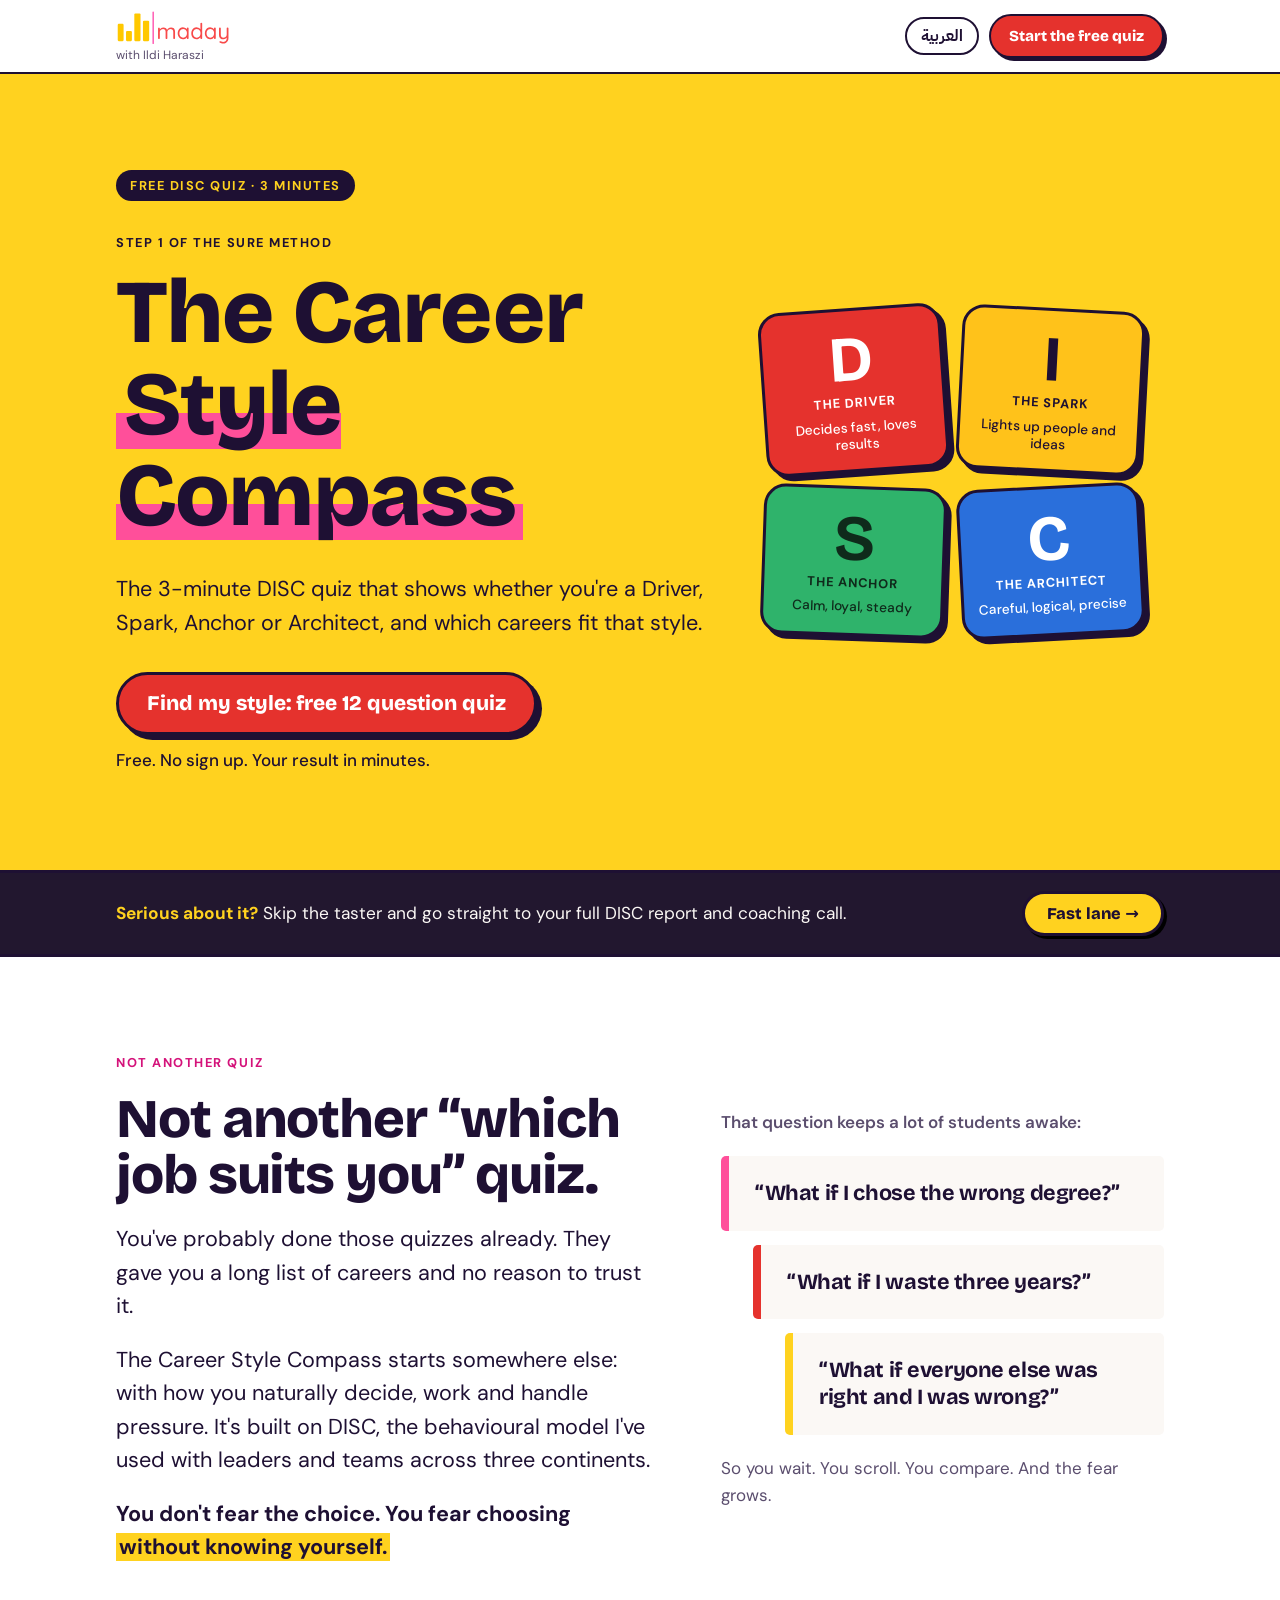
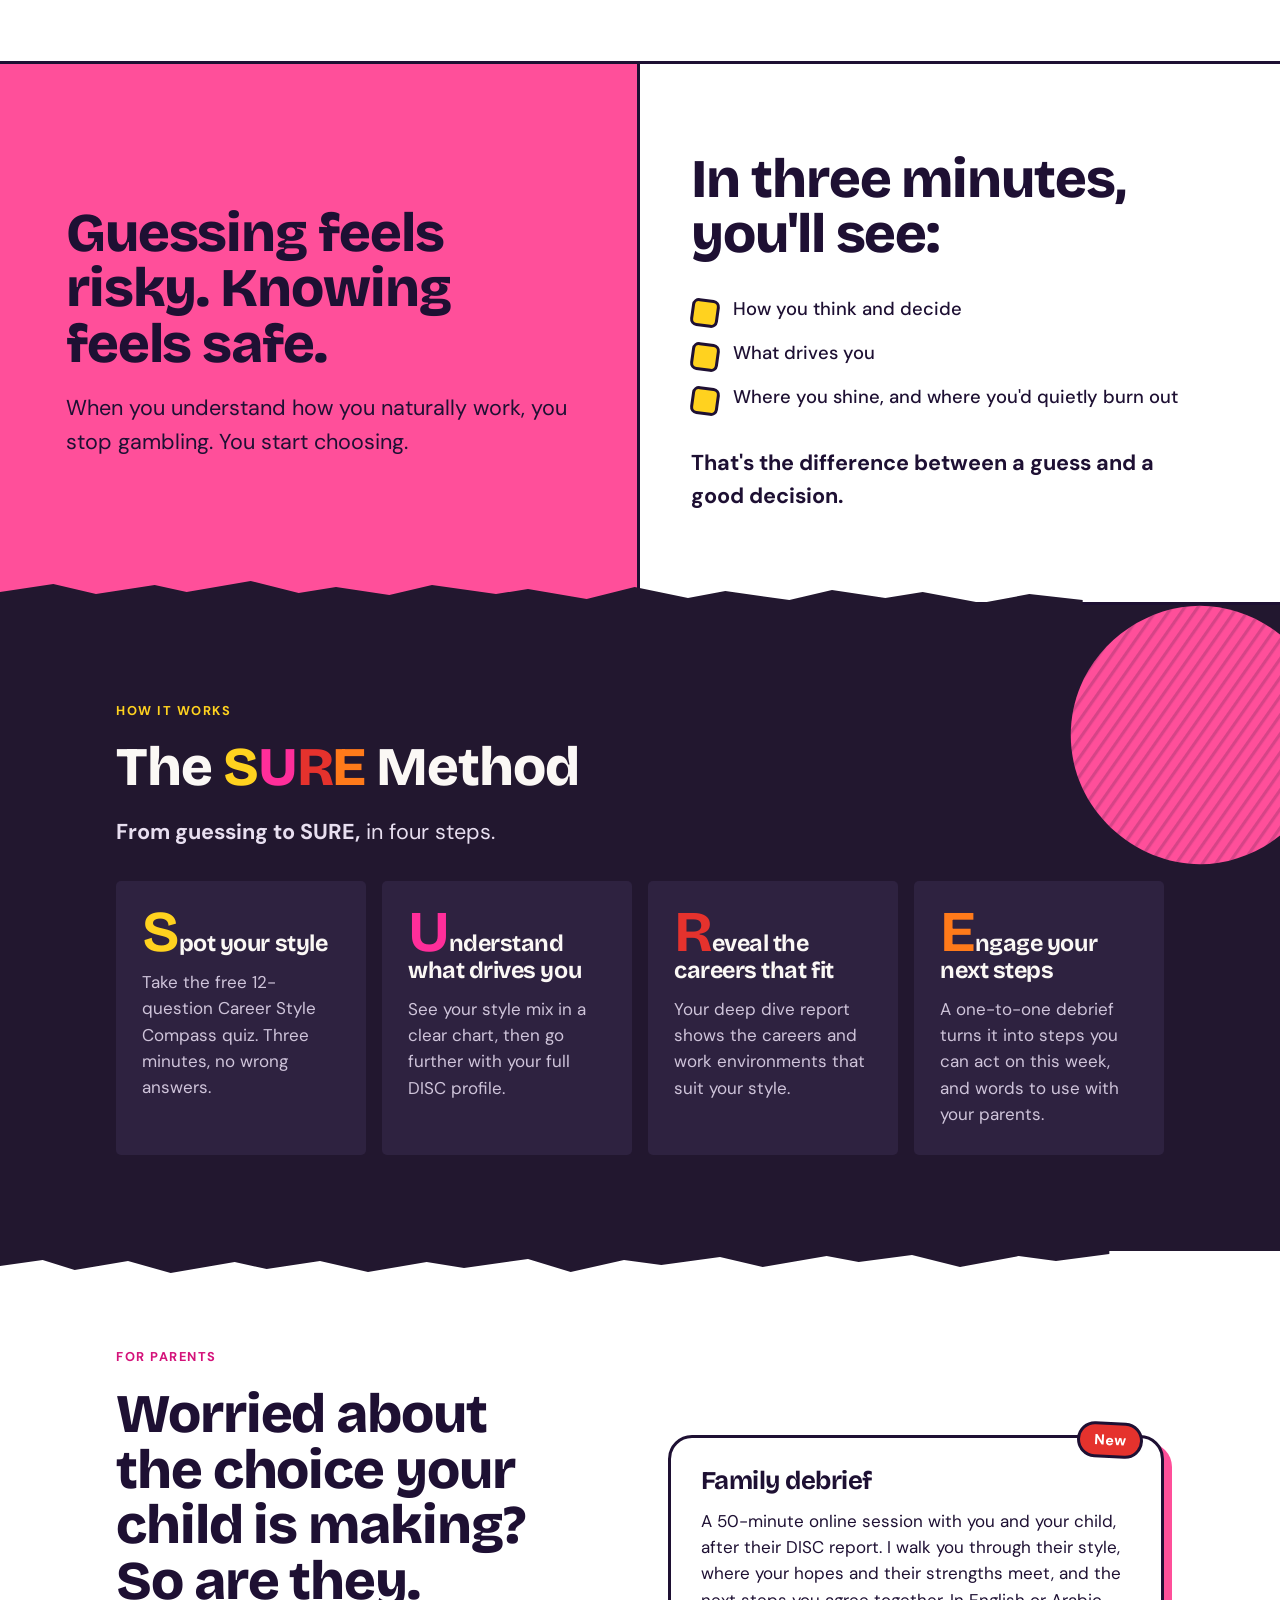
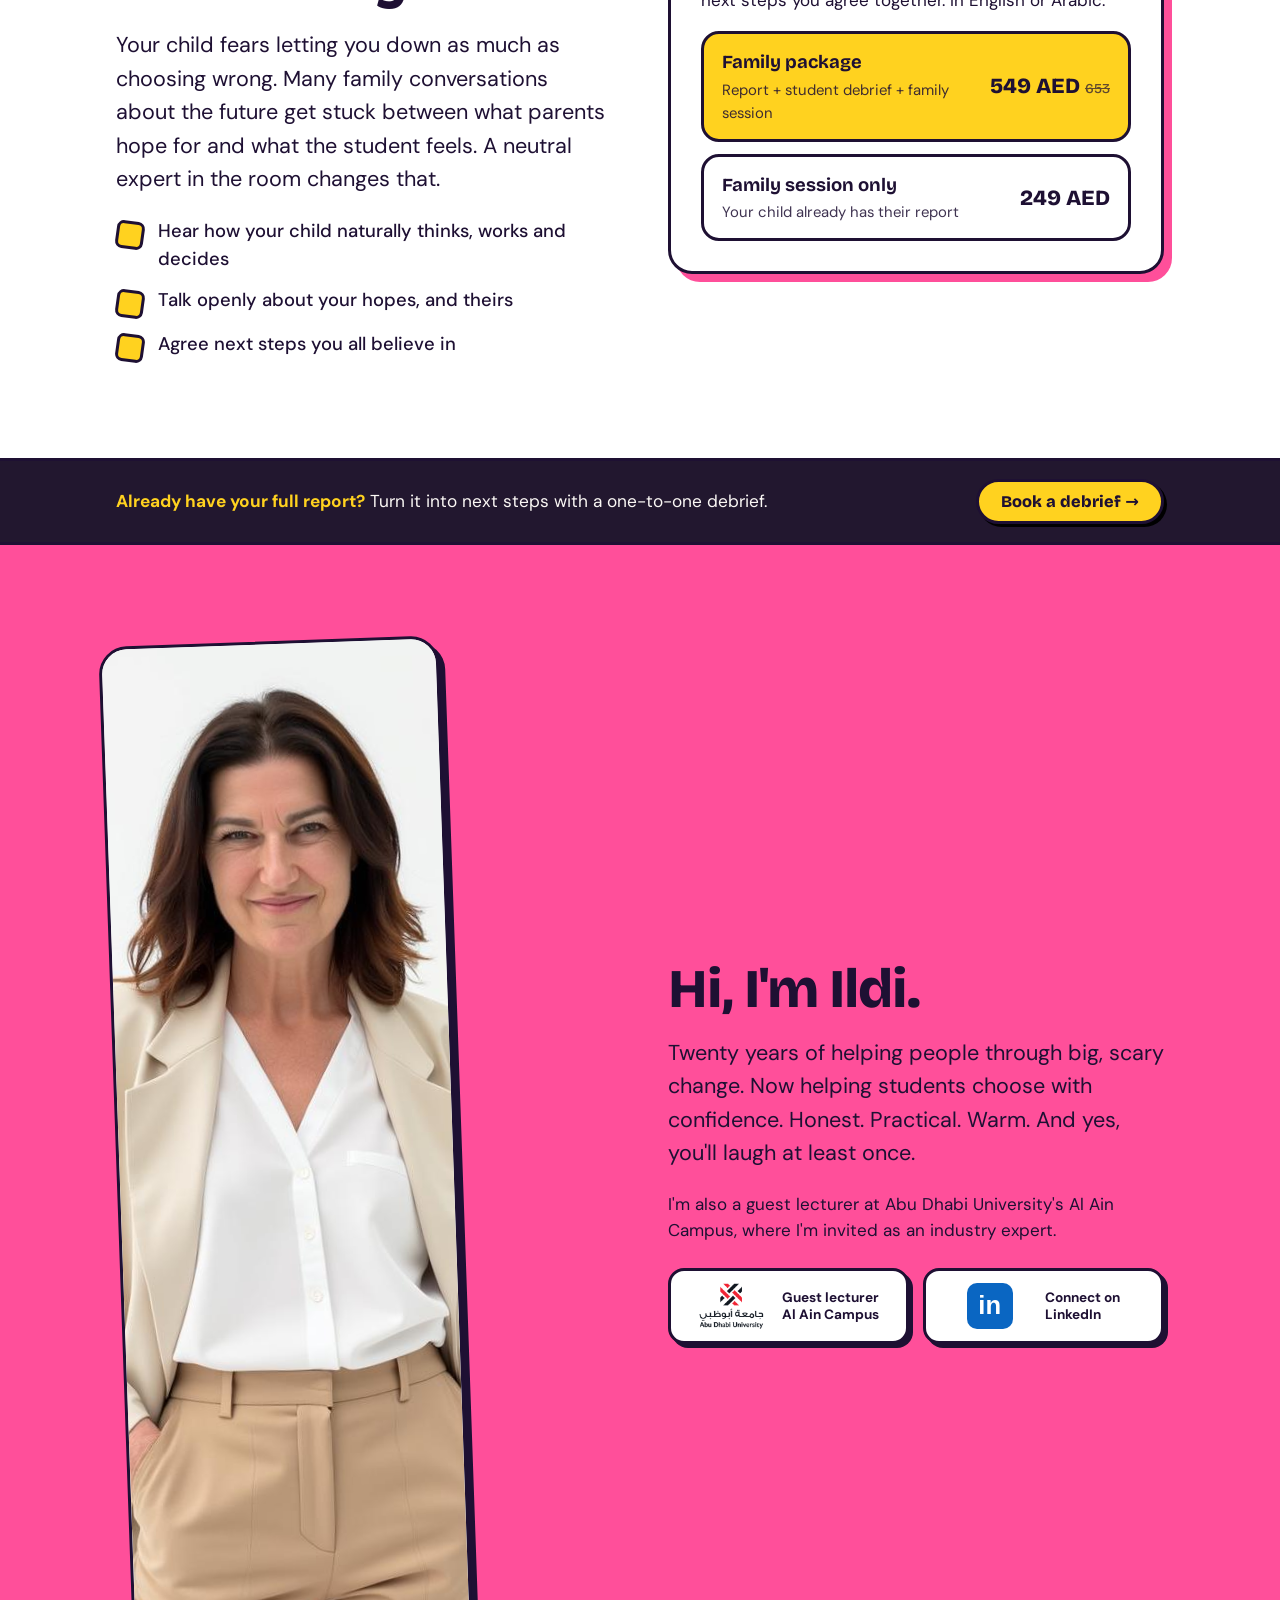
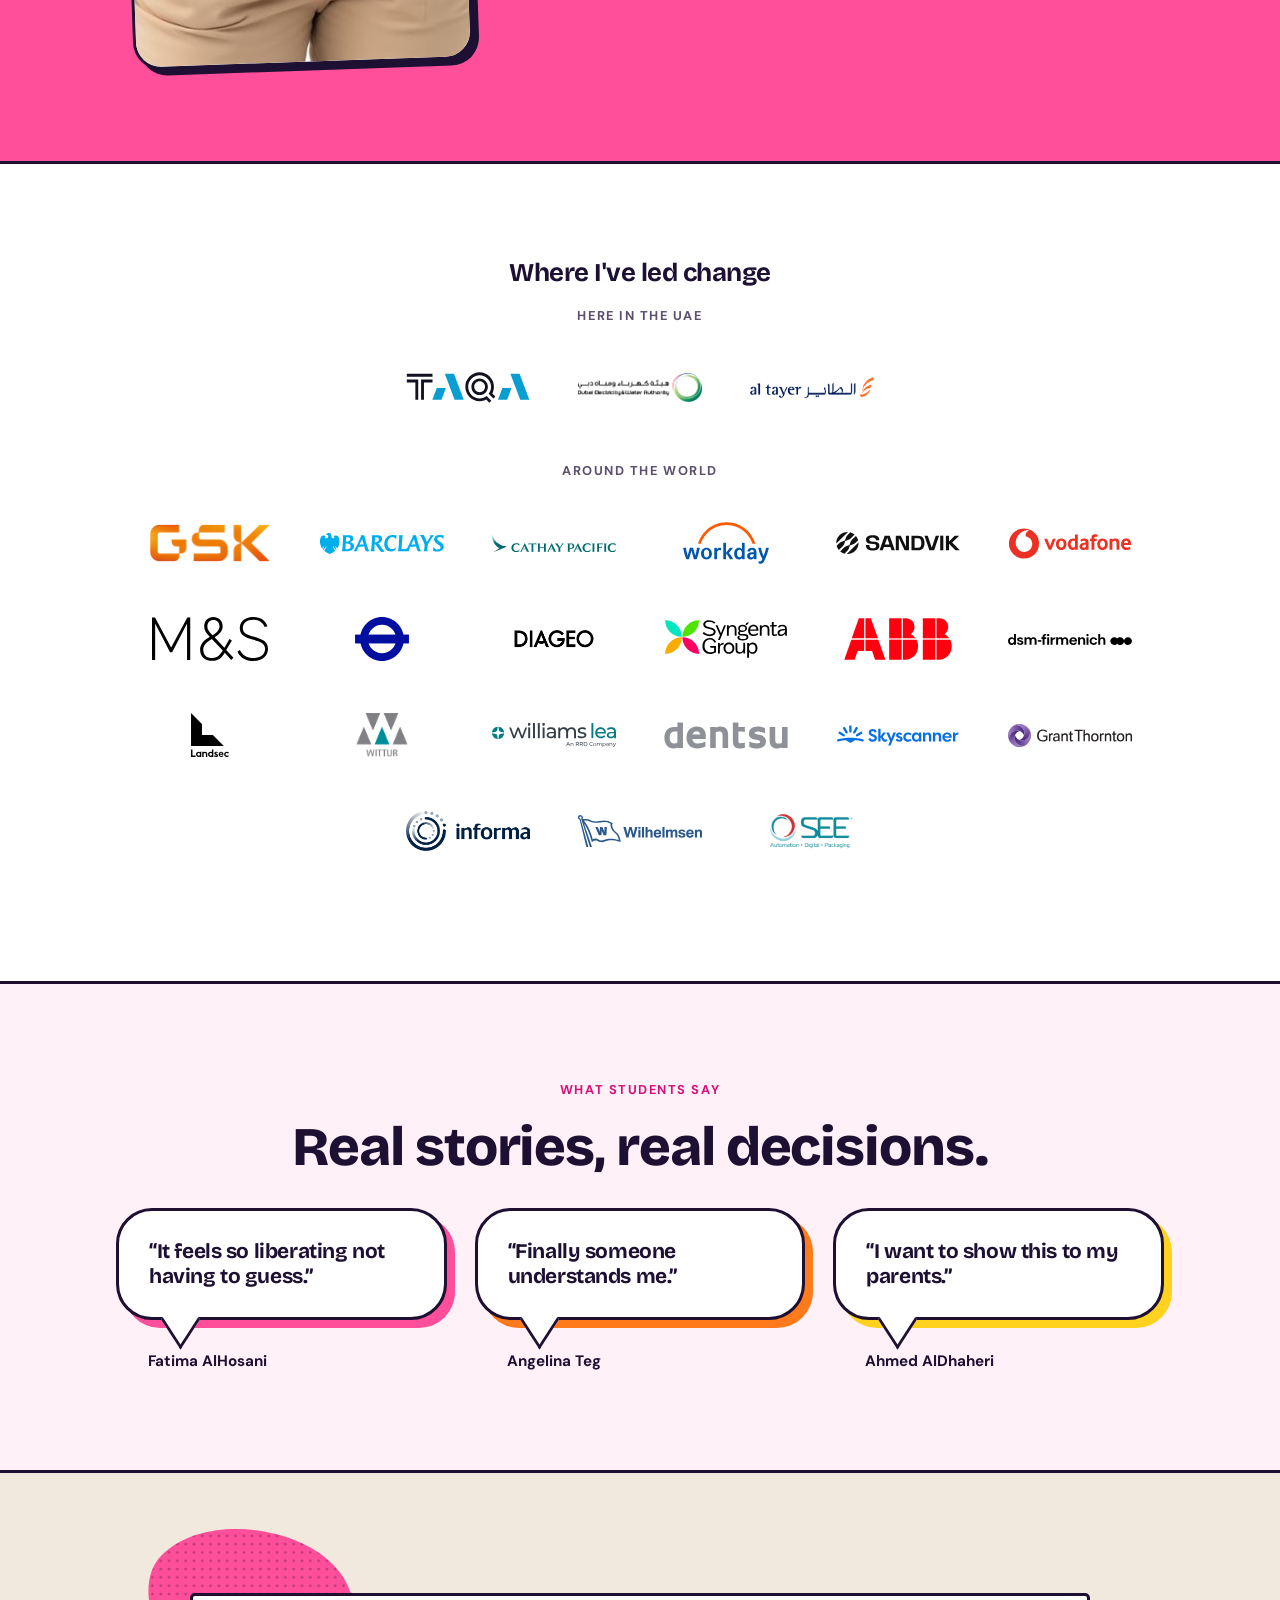
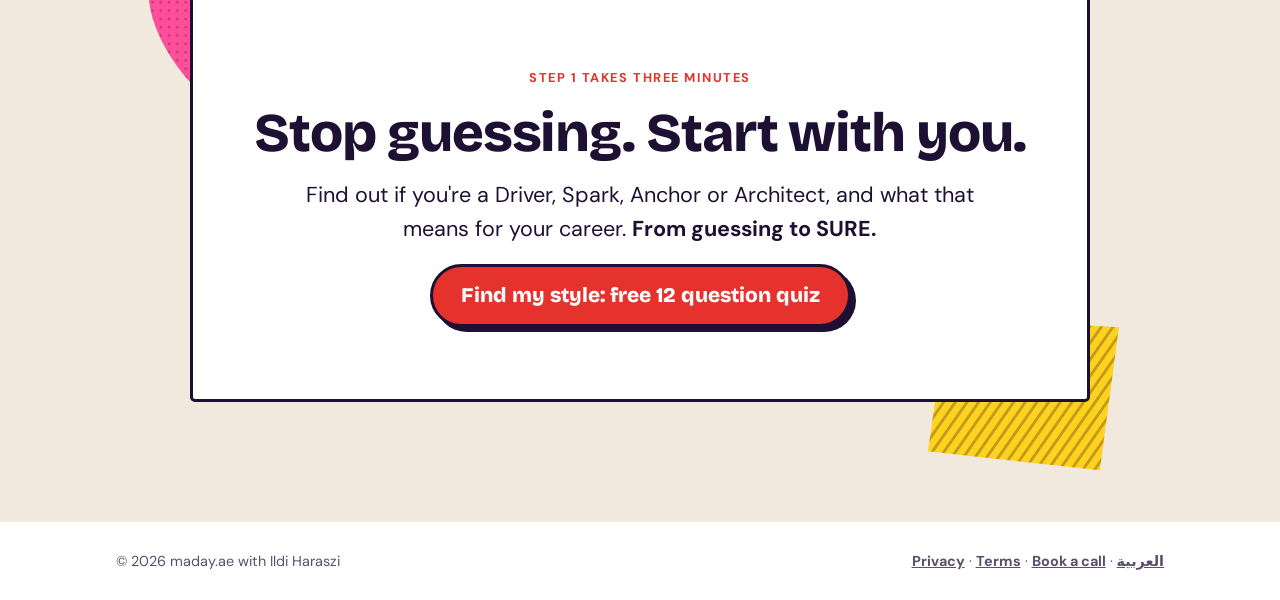
<file: public/index.html>
<!doctype html>
<html lang="en">
<head>
<meta charset="utf-8">
<meta name="viewport" content="width=device-width, initial-scale=1, viewport-fit=cover">
<title>The Career Style Compass · maday.ae with Ildi Haraszi</title>
<meta name="description" content="The 3-minute DISC quiz that shows whether you're a Driver, Spark, Anchor or Architect, and which careers fit that style. Free, with career coach Ildi Haraszi.">
<meta property="og:title" content="The Career Style Compass · maday.ae">
<meta property="og:description" content="The 3-minute DISC quiz that shows whether you're a Driver, Spark, Anchor or Architect, and which careers fit that style.">
<meta property="og:image" content="images/ildi.jpg">
<link href="fonts/fonts.css" rel="stylesheet">
<link href="fonts/fonts-ar.css" rel="stylesheet">
<link rel="alternate" hreflang="en" href="https://maday.ae/">
<link rel="alternate" hreflang="ar" href="https://maday.ae/ar/">
<link rel="alternate" hreflang="x-default" href="https://maday.ae/">
<style>
/* A loud, sticker-bright student site. Yellow hero, pink and red accents, big type, one clear button. */
:root {
  --bg: #FFFFFF;
  --surface: #FFF3C4;
  --ink: #1E1033;
  --muted: #5B4E6E;
  --line: #E6DCEF;
  --yellow: #FFD21F;
  --pink: #FF4F9A;
  --red: #E5322D;
  --orange: #FF7A1A;       /* new brand colour */
  --sure-u: #FF2E9A;       /* bright pink for the U on plum */
  --pink-text: #D4127A;    /* pink that's readable as small text on white */
  --plum-deep: #22172F;
  --plum-card: #2E2240;
  --paper: #F1E8DE;
  --on-yellow: #1E1033;
  --on-pink: #1E1033;
  --on-red: #FFFFFF;
  --card: #FFFFFF;
  --d: #E5322D;
  --i: #FFC21A;
  --s: #2FB36B;
  --c: #2A6FDB;
  --on-d: #FFFFFF;
  --on-i: #1E1033;
  --on-s: #0F2A1B;
  --on-c: #FFFFFF;
  --font-display: "Bricolage Grotesque", "Arial Black", system-ui, sans-serif;
  --font-body: "DM Sans", system-ui, -apple-system, "Segoe UI", sans-serif;
  color-scheme: light;
}
@media (prefers-color-scheme: dark) {
  :root:not([data-theme="light"]) {
    --bg: #150E22;
    --surface: #241838;
    --ink: #FFF6DC;
    --muted: #C4B8D6;
    --line: #3B2C54;
    --card: #1D1330;
    color-scheme: dark;
  }
}
:root[data-theme="dark"] {
  --bg: #150E22;
  --surface: #241838;
  --ink: #FFF6DC;
  --muted: #C4B8D6;
  --line: #3B2C54;
  --card: #1D1330;
  color-scheme: dark;
}

* { box-sizing: border-box; }
html { scroll-padding-top: 80px; }
body {
  margin: 0;
  background: var(--bg);
  color: var(--ink);
  font-family: var(--font-body);
  font-size: 1.0625rem;
  line-height: 1.55;
}
img { max-width: 100%; display: block; }
[hidden] { display: none !important; }
h1, h2, h3 { font-family: var(--font-display); line-height: 1.02; margin: 0; text-wrap: balance; letter-spacing: -0.02em; }
h1 { font-size: clamp(2.6rem, 9vw, 5.6rem); font-weight: 800; }
h2 { font-size: clamp(2rem, 5.6vw, 3.4rem); font-weight: 800; }
h3 { font-size: clamp(1.25rem, 3vw, 1.6rem); font-weight: 700; }
p { margin: 0; }
.eyebrow { font-size: .8rem; font-weight: 700; letter-spacing: .12em; text-transform: uppercase; }
.inner {
  max-width: 1080px;
  margin: 0 auto;
  padding-left: max(16px, env(safe-area-inset-left, 0px));
  padding-right: max(16px, env(safe-area-inset-right, 0px));
}
.band { padding-block: clamp(48px, 9vw, 96px); }
.stack { display: flex; flex-direction: column; gap: 20px; }
.stack-lg { display: flex; flex-direction: column; gap: 32px; }
.lede { font-size: clamp(1.1rem, 2.4vw, 1.35rem); max-width: 34em; }
.muted { color: var(--muted); }

/* Buttons */
.btn {
  font-family: var(--font-display);
  font-weight: 800;
  font-size: clamp(1.05rem, 3.4vw, 1.3rem);
  border: 3px solid var(--ink);
  border-radius: 999px;
  padding: 16px 28px;
  cursor: pointer;
  min-height: 56px;
  text-align: center;
  text-decoration: none;
  display: inline-flex;
  align-items: center;
  justify-content: center;
  background: var(--red);
  color: var(--on-red);
  box-shadow: 5px 5px 0 var(--ink);
  transition: transform .12s ease, box-shadow .12s ease;
}
.btn:hover { transform: translate(-2px, -2px); box-shadow: 7px 7px 0 var(--ink); }
.btn:active { transform: translate(3px, 3px); box-shadow: 2px 2px 0 var(--ink); }
.btn.yellow { background: var(--yellow); color: var(--on-yellow); }
.btn.pink { background: var(--pink); color: var(--on-pink); }
.btn.ghost { background: transparent; color: var(--ink); box-shadow: none; border-width: 2px; font-size: 1rem; min-height: 48px; padding: 10px 20px; }
.btn.ghost:hover { background: var(--surface); transform: none; box-shadow: none; }
.btn[disabled] { opacity: .45; cursor: not-allowed; box-shadow: none; transform: none; }
:focus-visible { outline: 3px solid var(--pink); outline-offset: 3px; }

/* Header */
.site-header { position: sticky; top: 0; z-index: 20; background: var(--bg); border-bottom: 2px solid var(--ink); }
.site-header .inner { display: flex; align-items: center; justify-content: space-between; gap: 12px; padding-block: 10px; }
.brand { background: none; border: 0; padding: 0; cursor: pointer; text-align: left; color: var(--ink); font-family: var(--font-display); display: flex; flex-direction: column; line-height: 1.05; }
.brand { gap: 3px; }
.brand img { height: 36px; width: auto; }
.brand span { font-family: var(--font-body); font-size: .75rem; color: var(--muted); }
.site-header .btn { font-size: .95rem; min-height: 44px; padding: 8px 18px; border-width: 2px; box-shadow: 3px 3px 0 var(--ink); }

/* Hero */
.hero { background: var(--yellow); color: var(--on-yellow); border-bottom: 3px solid var(--ink); overflow: hidden; }
.hero .inner { display: grid; grid-template-columns: 1.4fr 1fr; gap: 32px; align-items: center; }
.hero .copy { min-width: 0; }
.chip { display: inline-block; background: var(--ink); color: var(--yellow); border-radius: 999px; padding: 6px 14px; width: fit-content; }
.mark { background: linear-gradient(transparent 58%, var(--pink) 58%, var(--pink) 92%, transparent 92%); padding: 0 .08em; }
.hero .lede { color: var(--on-yellow); }
.cta-row { display: flex; flex-direction: column; gap: 12px; align-items: flex-start; }
.tiles { display: grid; grid-template-columns: 1fr 1fr; gap: 14px; max-width: 380px; justify-self: center; width: 100%; margin: 0; padding: 0; list-style: none; }
.tile { min-height: 150px; padding: 16px 10px; text-align: center; border: 3px solid var(--ink); border-radius: 22px; display: flex; flex-direction: column; align-items: center; justify-content: center; gap: 2px; font-family: var(--font-display); font-weight: 800; box-shadow: 5px 5px 0 var(--ink); }
.tile em { font-style: normal; font-family: var(--font-body); font-weight: 500; font-size: .85rem; line-height: 1.25; margin-top: 4px; }
.tile b { font-size: clamp(2.6rem, 8vw, 4rem); line-height: 1; }
.tile span { font-size: .8rem; font-family: var(--font-body); font-weight: 700; letter-spacing: .08em; text-transform: uppercase; }
.tile.d { background: var(--d); color: var(--on-d); transform: rotate(-4deg); }
.tile.i { background: var(--i); color: var(--on-i); transform: rotate(3deg); }
.tile.s { background: var(--s); color: var(--on-s); transform: rotate(2deg); }
.tile.c { background: var(--c); color: var(--on-c); transform: rotate(-3deg); }

/* Sections */
.worries { display: grid; gap: 14px; margin: 0; padding: 0; list-style: none; }
.worries li { font-family: var(--font-display); font-weight: 700; font-size: clamp(1.2rem, 3.2vw, 1.7rem); line-height: 1.15; border: 3px solid var(--ink); border-radius: 22px; padding: 18px 22px; background: var(--card); box-shadow: 5px 5px 0 var(--ink); }
.worries li:nth-child(2) { margin-left: clamp(0px, 4vw, 40px); }
.worries li:nth-child(3) { margin-left: clamp(0px, 8vw, 80px); }
.split { display: grid; grid-template-columns: 1fr 1fr; gap: clamp(24px, 5vw, 56px); align-items: start; }
.split > * { min-width: 0; }
.pinkband { background: var(--pink); color: var(--on-pink); border-block: 3px solid var(--ink); }
.pinkband .lede { color: var(--on-pink); }
/* About me: university tile and LinkedIn button (fixed colours, the pink band stays light in dark mode) */
.about-links { display: grid; grid-template-columns: repeat(2, minmax(0, 250px)); grid-auto-rows: 1fr; align-items: stretch; gap: 14px; margin-top: 4px; }
.about-links > a { justify-content: center; min-width: 0; }
@media (max-width: 560px) { .about-links { grid-template-columns: minmax(0, 300px); } }
.uni-tile, .li-btn { display: inline-flex; align-items: center; gap: 12px; background: #fff; color: #1E1033; border: 3px solid #1E1033; border-radius: 16px; box-shadow: 4px 4px 0 #1E1033; text-decoration: none; transition: transform .12s ease; }
.uni-tile { padding: 6px 14px 6px 8px; }
.uni-tile img { height: 58px; width: auto; }
.uni-tile span, .li-btn span { font-size: .85rem; font-weight: 700; line-height: 1.25; }
.li-btn { padding: 6px 8px; min-height: 48px; }
.about-links > .li-btn { justify-content: space-evenly; gap: 0; } /* equal space at both edges and between logo and text */
.li-btn b { flex: none; display: inline-grid; place-items: center; width: 46px; height: 46px; border-radius: 10px; background: #0A66C2; color: #fff; font: 800 1.6rem/1 Arial, sans-serif; }
.uni-tile:hover, .li-btn:hover { transform: translate(-2px, -2px); }
.gets { list-style: none; margin: 0; padding: 0; display: grid; gap: 12px; }
.gets li { display: flex; gap: 14px; align-items: flex-start; font-weight: 500; font-size: 1.15rem; }
.gets li::before { content: ""; flex: none; width: 22px; height: 22px; margin-top: 4px; background: var(--yellow); border: 3px solid var(--ink); border-radius: 7px; transform: rotate(8deg); }
.steps { display: grid; grid-template-columns: repeat(4, 1fr); gap: 18px; margin: 0; padding: 0; list-style: none; }
.steps li { border: 3px solid var(--ink); border-radius: 22px; padding: 22px; background: var(--card); display: flex; flex-direction: column; gap: 10px; box-shadow: 5px 5px 0 var(--ink); min-width: 0; }
.steps .n { width: 44px; height: 44px; border-radius: 50%; display: grid; place-items: center; font-family: var(--font-display); font-weight: 800; font-size: 1.3rem; border: 3px solid var(--ink); }
.steps li:nth-child(1) .n { background: var(--yellow); color: var(--on-yellow); }
.steps li:nth-child(2) .n { background: var(--pink); color: var(--on-pink); }
.steps li:nth-child(3) .n { background: var(--red); color: var(--on-red); }
.steps li:nth-child(4) .n { background: var(--c); color: var(--on-c); }
@media (max-width: 1000px) and (min-width: 761px) { .steps { grid-template-columns: 1fr 1fr; } }
.softband { background: var(--surface); border-block: 3px solid var(--ink); }
.photo { aspect-ratio: 4 / 5; max-width: 340px; width: 100%; object-fit: cover; object-position: 50% 15%; border: 3px solid var(--ink); border-radius: 28px; background: var(--card); box-shadow: 6px 6px 0 var(--ink); transform: rotate(-2deg); }
.quotes { display: grid; grid-template-columns: repeat(3, 1fr); gap: 18px; }
.quote { margin: 0; border: 3px solid var(--ink); border-radius: 22px; padding: 22px; background: var(--card); display: flex; flex-direction: column; justify-content: space-between; gap: 16px; min-width: 0; }
.quote:nth-child(1) { background: var(--yellow); color: var(--on-yellow); }
.quote p { font-family: var(--font-display); font-weight: 700; font-size: 1.3rem; line-height: 1.2; }
.quote cite { font-style: normal; font-size: .9rem; font-weight: 700; }
.logo-block { align-items: center; text-align: center; }
.logos { display: flex; flex-wrap: wrap; justify-content: center; gap: 12px; width: 100%; margin: 0 0 12px; padding: 0; list-style: none; }
/* Logos keep their brand colours, so tiles stay white in dark mode too */
.logo { flex: 0 0 160px; border-radius: 14px; background: #fff; height: 84px; }
.logo a { display: grid; place-items: center; height: 100%; padding: 14px 18px; border-radius: inherit; transition: transform .12s ease, box-shadow .12s ease; }
.logo a:hover { transform: translateY(-2px); box-shadow: 0 6px 16px rgba(30, 16, 51, .12); }
.logo img { height: 44px; width: 100%; object-fit: contain; }
@media (max-width: 420px) { .logo { flex-basis: calc(50% - 6px); } }
.finalcta { background: var(--red); color: var(--on-red); border-top: 3px solid var(--ink); text-align: center; }
.finalcta .inner { display: flex; flex-direction: column; align-items: center; gap: 28px; }

/* ---- Collage ideas (mockup) ---- */
.hl { background: var(--yellow); color: #1E1033; padding: 0 .15em; }
.cut { position: absolute; pointer-events: none; z-index: 0; }
.tex { mix-blend-mode: multiply; opacity: .28; }

/* hook + worries combined */
.hook-grid { display: grid; grid-template-columns: 1.1fr .9fr; gap: clamp(32px, 6vw, 64px); align-items: center; }
.hook-grid > * { min-width: 0; }
.worry-cards { list-style: none; margin: 0; padding: 0; display: flex; flex-direction: column; gap: 14px; }
.worry-cards li { background: #FBF8F5; color: #1E1033; border-radius: 5px; padding: 24px 26px; font: 700 clamp(1.15rem, 2.6vw, 1.35rem)/1.25 var(--font-display); letter-spacing: -0.02em; border-left: 8px solid var(--pink); }
.worry-cards li:nth-child(2) { border-left-color: var(--red); margin-left: 32px; }
.worry-cards li:nth-child(3) { border-left-color: var(--yellow); margin-left: 64px; }

/* SURE in bold plum */
/* clip sideways (the pink cut-out) but let the zigzag edges stick out top and bottom */
.sure-dark { background: var(--plum-deep); color: #FBF8F5; position: relative; z-index: 2; overflow-x: clip; overflow-y: visible; }
.zig { position: absolute; left: 0; width: 100%; height: 28px; display: block; }
.zig-top { top: -27px; }
.zig-bottom { bottom: -27px; }

/* "Guessing feels risky" + "In three minutes" side by side */
.duo { display: grid; grid-template-columns: 1fr 1fr; border-block: 3px solid var(--ink); }
.duo-half { padding: clamp(48px, 8vw, 88px) clamp(16px, 4vw, 56px); display: flex; align-items: center; }
.duo-half > * { max-width: 520px; }
.duo-pink { background: var(--pink); color: var(--on-pink); justify-content: flex-end; border-right: 3px solid var(--ink); }
.duo-pink .lede { color: var(--on-pink); }
.duo-white { background: var(--bg); justify-content: flex-start; }
@media (max-width: 760px) { .duo { grid-template-columns: 1fr; } .duo-pink { border-right: 0; border-bottom: 3px solid var(--ink); justify-content: flex-start; } }
.sure-dark .lede { color: #E8DFF0; }
.sure-grid { display: grid; grid-template-columns: repeat(4, 1fr); gap: 16px; margin: 0; padding: 0; list-style: none; }
.sure-grid li { background: var(--plum-card); border-radius: 5px; padding: 28px 26px; display: flex; flex-direction: column; gap: 12px; min-width: 0; }
.sure-grid h3 { color: #FBF8F5; font-size: 1.45rem; line-height: 1.15; }
.sure-grid .cap { font-size: 3.6rem; line-height: .8; letter-spacing: -0.04em; margin-right: 1px; vertical-align: baseline; }
.sure-grid p { color: #CFC4DA; }
@media (max-width: 1000px) and (min-width: 761px) { .sure-grid { grid-template-columns: 1fr 1fr; } }

/* quote bubbles, all equal */
.bubbles { display: grid; grid-template-columns: repeat(3, 1fr); gap: 28px; }
.bubbles figure { margin: 0; min-width: 0; }
.bubble { margin: 0; background: var(--card); border: 3px solid var(--ink); border-radius: 36px; padding: 28px 30px; position: relative; font: 700 1.3rem/1.22 var(--font-display); letter-spacing: -0.02em; }
.bubble::after { content: ""; position: absolute; bottom: -20px; left: 44px; width: 32px; height: 32px; background: var(--card); border-right: 3px solid var(--ink); border-bottom: 3px solid var(--ink); transform: rotate(45deg) skew(12deg, 12deg); }
.bubbles figcaption { margin: 30px 0 0 32px; font-weight: 700; font-size: .95rem; }
.quotes-tint { background: #FFF1F7; border-top: 3px solid var(--ink); }
.bubble { color: #1E1033; background: #fff; }
.bubble::after { background: #fff; }
.bubbles figure:nth-child(1) .bubble { box-shadow: 8px 8px 0 var(--pink); }
.bubbles figure:nth-child(2) .bubble { box-shadow: 8px 8px 0 var(--orange); }
.bubbles figure:nth-child(3) .bubble { box-shadow: 8px 8px 0 var(--yellow); }
.quotes-tint figcaption { color: #1E1033; }
@media (prefers-color-scheme: dark) { :root:not([data-theme="light"]) .quotes-tint { background: #2A1A30; } :root:not([data-theme="light"]) .quotes-tint figcaption { color: var(--ink); } }

/* collage-style final section */
.final-collage { background: var(--paper); border-top: 3px solid var(--ink); text-align: center; position: relative; overflow: hidden; }
.final-card { position: relative; z-index: 1; max-width: 900px; margin: 0 auto; padding: clamp(44px, 8vw, 72px) 24px; background: #fff; color: #1E1033; border: 3px solid var(--ink); border-radius: 5px; display: flex; flex-direction: column; align-items: center; gap: 18px; }
.final-card .lede { color: #1E1033; }
/* language switch */
.site-header .actions { display: flex; align-items: center; gap: 10px; }
.lang-switch { font: 700 1rem "IBM Plex Sans Arabic", var(--font-body); text-decoration: none; color: var(--ink); border: 2px solid var(--ink); border-radius: 999px; padding: 5px 14px; white-space: nowrap; }
.lang-switch:hover { background: var(--surface); }
@media (max-width: 560px) { .site-header #hdr-cta { display: none; } }
/* the two paper shapes peek out above (pink) and below (yellow) the white card */
.final-collage { padding-block: clamp(80px, 11vw, 120px); }
.final-wrap { position: relative; max-width: 900px; margin: 0 auto; }
.final-pink { width: 240px; top: -84px; left: -56px; }
.final-yellow { width: 210px; bottom: -78px; right: -48px; }
.footer { padding-block: 28px; font-size: .9rem; color: var(--muted); }
.footer .inner { display: flex; justify-content: space-between; gap: 12px; flex-wrap: wrap; }
.footer a { color: inherit; font-weight: 700; }

/* Quiz */
.focus-view { min-height: 70vh; padding-block: clamp(28px, 6vw, 64px); }
.col { max-width: 700px; margin: 0 auto; display: flex; flex-direction: column; gap: 22px; }
.progress-top { display: flex; align-items: center; justify-content: space-between; gap: 12px; font-weight: 700; }
.bar { height: 16px; border: 3px solid var(--ink); border-radius: 999px; overflow: hidden; background: var(--card); }
.bar > i { display: block; height: 100%; background: #FF1493; transition: width .25s ease; }
.q-prompt { font-size: clamp(1.7rem, 5vw, 2.5rem); }
.q-help { color: var(--muted); font-size: .98rem; }
.stmts { display: flex; flex-direction: column; gap: 12px; }
.stmt { border: 3px solid var(--ink); border-radius: 20px; padding: 16px 18px; background: var(--card); display: flex; flex-direction: column; gap: 12px; transition: background .12s ease; }
.stmt.is-most { background: var(--yellow); color: var(--on-yellow); }
.stmt.is-least { background: var(--surface); border-style: dashed; }
.stmt-text { font-size: 1.12rem; font-weight: 500; }
.pick { display: grid; grid-template-columns: 1fr 1fr; gap: 10px; }
.pbtn { font-family: var(--font-body); font-weight: 700; font-size: .95rem; min-height: 46px; border-radius: 999px; border: 2px solid var(--ink); background: transparent; color: inherit; cursor: pointer; padding: 8px 10px; }
.pbtn:hover { background: rgba(255, 79, 154, .22); }
.pbtn[aria-pressed="true"] { background: var(--ink); color: var(--bg); }
.pbtn[aria-pressed="true"].m::before { content: "\2713\00a0"; }
.pbtn[aria-pressed="true"].l::before { content: "\00d7\00a0"; }
.nav-row { display: flex; justify-content: space-between; align-items: center; gap: 12px; flex-wrap: wrap; }
/* Quiz colours: soft full-screen background, green = most like me,
   red = least like me, grey = the two not picked */
#view-quiz { background: #FFF6DE; min-height: calc(100vh - 64px); }
.stmt { background: #FFFFFF; color: #1E1033; transition: background .15s ease, border-color .15s ease, opacity .15s ease; }
.stmt .pbtn { color: #1E1033; border-color: #1E1033; }
.stmt.is-most { background: #DDF7E6; color: #1E1033; border-color: #15803D; border-style: solid; }
.stmt.is-least { background: #FDE1DF; color: #1E1033; border-color: #C42520; border-style: solid; }
.stmt.is-other { background: #EDEDF0; color: #4B4458; border-color: #A9A3B2; }
.stmt.is-other .pbtn { color: #4B4458; border-color: #A9A3B2; }
.pbtn[aria-pressed="true"].m { background: #16C25A; border-color: #0F8A40; color: #FFFFFF; }
.pbtn[aria-pressed="true"].l { background: #E5322D; border-color: #A91F1B; color: #FFFFFF; }
.pbtn.m:hover { background: rgba(22, 194, 90, .18); }
.pbtn.l:hover { background: rgba(229, 50, 45, .14); }
#view-quiz .q-prompt, #view-quiz .progress-top, #view-quiz .q-help { color: #1E1033; }
#view-quiz .btn.ghost { color: #1E1033; border-color: #1E1033; }
#q-next { background: var(--yellow); color: #1E1033; margin-inline-start: auto; }
.input { font: inherit; font-size: 1rem; padding: 14px 16px; border: 3px solid var(--ink); border-radius: 16px; background: var(--card); color: var(--ink); width: 100%; min-height: 120px; }

/* Result */
.result-hero { background: var(--yellow); color: var(--on-yellow); border-bottom: 3px solid var(--ink); }
.badge-big { width: 96px; height: 96px; border: 3px solid var(--ink); border-radius: 26px; display: grid; place-items: center; font-family: var(--font-display); font-weight: 800; font-size: 3.4rem; box-shadow: 5px 5px 0 var(--ink); transform: rotate(-5deg); }
.chartwrap { border: 3px solid var(--ink); border-radius: 24px; padding: clamp(18px, 4vw, 30px); background: var(--card); box-shadow: 6px 6px 0 var(--ink); display: flex; flex-direction: column; gap: 18px; }
.row { display: grid; grid-template-columns: 48px 1fr 56px; gap: 12px; align-items: center; }
.row .lt { width: 48px; height: 48px; border-radius: 14px; border: 3px solid var(--ink); display: grid; place-items: center; font-family: var(--font-display); font-weight: 800; font-size: 1.4rem; }
.row .nm { font-weight: 700; font-size: .95rem; margin-bottom: 4px; }
.track { height: 22px; border-radius: 999px; background: #FFFFFF; border: 2px solid var(--ink); overflow: hidden; }
.fill { height: 100%; transform-origin: left; animation: grow .7s ease-out both; }
@keyframes grow { from { transform: scaleX(0); } to { transform: scaleX(1); } }
.row .pc { font-family: var(--font-display); font-weight: 800; font-size: 1.3rem; text-align: right; font-variant-numeric: tabular-nums; }
.two { display: grid; grid-template-columns: 1fr 1fr; gap: 16px; }
.mini { border: 3px solid var(--ink); border-radius: 20px; padding: 18px; background: var(--card); display: flex; flex-direction: column; gap: 8px; min-width: 0; }
.mini .eyebrow { color: var(--muted); }
.mini-good { background: #DDF7E6; border-color: #15803D; color: #1E1033; }
.mini-good .eyebrow { color: #0F6B32; }
.mini-watch { background: #FDE1DF; border-color: #C42520; color: #1E1033; }
.mini-watch .eyebrow { color: #A91F1B; }
.note-box { border: 3px dashed var(--ink); border-radius: 20px; padding: 16px 18px; background: var(--surface); font-size: .98rem; }
/* parents section */
.parents-grid { display: grid; grid-template-columns: 1fr 1fr; gap: clamp(28px, 5vw, 56px); align-items: center; }
.parents-grid > * { min-width: 0; }
.family-card { position: relative; border: 3px solid var(--ink); border-radius: 24px; padding: clamp(22px, 4vw, 30px); background: var(--card); box-shadow: 8px 8px 0 var(--pink); display: flex; flex-direction: column; gap: 14px; }
.family-options { display: grid; gap: 12px; margin-top: 4px; }
.fam-opt { display: grid; grid-template-columns: 1fr auto; gap: 2px 14px; align-items: center; border: 3px solid var(--ink); border-radius: 18px; padding: 14px 18px; text-decoration: none; color: var(--ink); background: var(--bg); transition: transform .12s ease; }
.fam-opt:hover { transform: translateY(-2px); }
.fam-opt.best { background: var(--yellow); color: #1E1033; }
.fam-opt b { font-family: var(--font-display); font-size: 1.15rem; }
.fam-opt span { grid-column: 1; font-size: .93rem; opacity: .85; }
.fam-opt em { grid-column: 2; grid-row: 1 / span 2; font: normal 800 1.35rem var(--font-display); white-space: nowrap; }
.fam-opt s { font-size: .85rem; font-weight: 500; opacity: .7; }
@media (max-width: 760px) { .parents-grid { grid-template-columns: 1fr; } }
.fast-lane { background: var(--plum-deep); color: #FBF8F5; border-bottom: 3px solid var(--ink); }
.fast-lane-row { display: flex; align-items: center; justify-content: space-between; gap: 12px 20px; padding-block: 18px; flex-wrap: wrap; }
.fast-lane p { font-size: 1.08rem; }
.fast-lane b { color: var(--yellow); }
.fast-btn { background: var(--yellow); color: #1E1033; border: 3px solid #1E1033; border-radius: 999px; padding: 10px 22px; font: 800 1.02rem var(--font-display); text-decoration: none; white-space: nowrap; box-shadow: 3px 3px 0 #000; transition: transform .12s ease; }
.fast-btn:hover { transform: translate(-2px, -2px); }
.buy-direct { align-self: flex-start; text-decoration: none; }
.fast-lane-return { border-top: 3px solid var(--ink); border-bottom: 0; }
.taster-note { color: #D4271F; font-weight: 700; font-size: 1.05rem; margin-top: -12px; }
/* career examples on the result page */
.careers { display: flex; flex-direction: column; gap: 14px; }
.career-list { list-style: none; margin: 0; padding: 0 0 8px; display: grid; grid-template-columns: repeat(5, minmax(0, 1fr)); gap: 12px; align-items: stretch; }
/* all five in one row; boxes grow taller as the screen narrows. On small screens the row scrolls sideways */
@media (max-width: 900px) { .career-list { grid-template-columns: none; grid-auto-flow: column; grid-auto-columns: minmax(200px, 62vw); overflow-x: auto; scroll-snap-type: x mandatory; } .career-list li { scroll-snap-align: start; } }
.career-list li { border: 3px solid var(--ink); border-radius: 20px; padding: 16px 18px; background: var(--card); box-shadow: 5px 5px 0 var(--style-color, var(--ink)); display: flex; flex-direction: column; gap: 6px; }
.career-list b { font-family: var(--font-display); font-size: clamp(1rem, 1.4vw, 1.12rem); line-height: 1.15; }
.career-list span { font-size: .93rem; color: var(--muted); }
.career-list li { padding: 14px 14px; min-width: 0; }
.career-sources { margin: 0; padding-left: 1.1em; font-size: .78rem; line-height: 1.45; color: var(--muted); display: grid; gap: 4px; }
.career-sources a { color: inherit; font-weight: 700; }
.future-chip { display: inline-block; background: var(--orange); color: #1E1033; border-radius: 999px; padding: 1px 10px; font-size: .75rem; font-weight: 700; letter-spacing: .02em; white-space: nowrap; width: fit-content; }

/* Deep dive */
.dd { background: var(--pink); color: var(--on-pink); border-block: 3px solid var(--ink); }
.dd .lede { color: var(--on-pink); }
.tiers { display: grid; grid-template-columns: 1fr 1fr; gap: 18px; }
.tier { border: 3px solid var(--ink); border-radius: 24px; padding: 24px; background: var(--card); color: var(--ink); display: flex; flex-direction: column; gap: 14px; box-shadow: 6px 6px 0 var(--ink); min-width: 0; position: relative; }
.tier.best { background: var(--yellow); color: var(--on-yellow); }
.tier ul { margin: 0; padding-left: 1.2em; display: grid; gap: 6px; }
.tier .btn { margin-top: auto; }
.price { font-family: var(--font-display); font-weight: 800; font-size: 2.6rem; line-height: 1; font-variant-numeric: tabular-nums; }
.price small { font-size: 1rem; font-weight: 700; }
.price s { font-size: 1.1rem; font-weight: 500; opacity: .7; margin-left: 6px; }
.save { position: absolute; top: -16px; right: 18px; background: var(--red); color: var(--on-red); border: 3px solid var(--ink); border-radius: 999px; padding: 4px 14px; font-weight: 800; font-size: .9rem; transform: rotate(3deg); }
.dd a.inline { color: inherit; font-weight: 700; }

@media (max-width: 760px) {
  .hook-grid, .sure-grid, .bubbles { grid-template-columns: 1fr; }
  .worry-cards li:nth-child(2) { margin-left: 16px; }
  .worry-cards li:nth-child(3) { margin-left: 32px; }
  .cut { transform: scale(.6); transform-origin: top left; }
  /* keep the SURE corner shape clear of the heading on phones */
  .sure-dark > .cut { width: 130px !important; top: -12px !important; right: -64px !important; transform: none; }
  .final-collage .cut { transform: none; }
  .final-pink { width: 150px; top: -56px; left: -24px; }
  .final-yellow { width: 130px; bottom: -52px; right: -20px; }
  .hero .inner, .split, .steps, .quotes, .two, .tiers { grid-template-columns: 1fr; }
  .tiles { max-width: 360px; }
  .photo { max-width: 260px; }
  .tier { margin-top: 10px; }
}
@media (prefers-reduced-motion: reduce) {
  * { animation: none !important; transition: none !important; }
}
</style>
</head>
<body>
<svg width="0" height="0" style="position:absolute" aria-hidden="true">
  <defs>
    <pattern id="dots" width="9" height="9" patternUnits="userSpaceOnUse"><circle cx="2" cy="2" r="1.6" fill="#1E1033"/></pattern>
    <pattern id="lines" width="10" height="10" patternUnits="userSpaceOnUse" patternTransform="rotate(35)"><rect width="3" height="10" fill="#1E1033"/></pattern>
  </defs>
</svg>

<header class="site-header">
  <div class="inner">
    <button class="brand" id="brand" aria-label="maday.ae home">
      <img src="images/brand/maday-logo.svg" alt="maday" width="114" height="36">
      <span>with Ildi Haraszi</span>
    </button>
    <div class="actions">
      <a class="lang-switch" href="/ar/" hreflang="ar" lang="ar">العربية</a>
      <button class="btn" id="hdr-cta" data-start>Start the free quiz</button>
    </div>
  </div>
</header>

<main>
<!-- HOME -->
<div id="view-home">
  <section class="hero">
    <div class="inner band">
      <div class="copy stack-lg">
        <span class="eyebrow chip">Free DISC quiz &middot; 3 minutes</span>
        <span class="eyebrow" style="margin-bottom:-18px">Step 1 of the SURE Method</span>
        <h1 id="home-h1" tabindex="-1">The Career <span class="mark">Style Compass</span></h1>
        <p class="lede">The 3-minute DISC quiz that shows whether you're a Driver, Spark, Anchor or Architect, and which careers fit that style.</p>
        <div class="cta-row">
          <button class="btn" data-start>Find my style: free 12 question quiz</button>
          <p style="font-weight:500">Free. No sign up. Your result in minutes.</p>
        </div>
      </div>
      <ul class="tiles" aria-label="The four styles">
        <li class="tile d"><b>D</b><span>The Driver</span><em>Decides fast, loves results</em></li>
        <li class="tile i"><b>I</b><span>The Spark</span><em>Lights up people and ideas</em></li>
        <li class="tile s"><b>S</b><span>The Anchor</span><em>Calm, loyal, steady</em></li>
        <li class="tile c"><b>C</b><span>The Architect</span><em>Careful, logical, precise</em></li>
      </ul>
    </div>
  </section>

  <!-- Fast lane: for visitors who already know they want the full report -->
  <section class="fast-lane">
    <div class="inner fast-lane-row">
      <p><b>Serious about it?</b> Skip the taster and go straight to your full DISC report and coaching call.</p>
      <a class="fast-btn" href="deep-dive.html?p=bundle">Fast lane &rarr;</a>
    </div>
  </section>

  <!-- Collage-style: the hook and the worries combined -->
  <section class="band hook">
    <div class="inner hook-grid">
      <div class="stack">
        <span class="eyebrow" style="color:var(--pink-text)">Not another quiz</span>
        <h2>Not another &ldquo;which job suits you&rdquo; quiz.</h2>
        <p class="lede">You've probably done those quizzes already. They gave you a long list of careers and no reason to trust it.</p>
        <p class="lede">The Career Style Compass starts somewhere else: with how you naturally decide, work and handle pressure. It's built on DISC, the behavioural model I've used with leaders and teams across three continents.</p>
        <p class="lede"><b>You don't fear the choice. You fear choosing <span class="hl">without knowing yourself.</span></b></p>
      </div>
      <div class="stack">
        <p class="muted" style="font-weight:600">That question keeps a lot of students awake:</p>
        <ul class="worry-cards">
          <li>&ldquo;What if I chose the wrong degree?&rdquo;</li>
          <li>&ldquo;What if I waste three years?&rdquo;</li>
          <li>&ldquo;What if everyone else was right and I was wrong?&rdquo;</li>
        </ul>
        <p class="muted">So you wait. You scroll. You compare. And the fear grows.</p>
      </div>
    </div>
  </section>

  <!-- "Guessing feels risky" + "In three minutes" side by side -->
  <section class="duo">
    <div class="duo-half duo-pink">
      <div class="stack">
        <h2>Guessing feels risky. Knowing feels safe.</h2>
        <p class="lede">When you understand how you naturally work, you stop gambling. You start choosing.</p>
      </div>
    </div>
    <div class="duo-half duo-white">
      <div class="stack-lg">
        <h2>In three minutes, you'll see:</h2>
        <ul class="gets">
          <li>How you think and decide</li>
          <li>What drives you</li>
          <li>Where you shine, and where you'd quietly burn out</li>
        </ul>
        <p class="lede"><b>That's the difference between a guess and a good decision.</b></p>
      </div>
    </div>
  </section>

  <!-- Collage-style: SURE in bold plum -->
  <section class="band sure-dark">
    <svg class="zig zig-top" viewBox="0 0 1200 28" preserveAspectRatio="none" aria-hidden="true"><path d="M0 28V14l50-8 40 10 55-9 30 7 60-11 45 12 35-6 50 8 40-10 60 9 30-5 55 10 45-12 50 11 35-7 60 9 40-10 50 8 35-6 55 11 45-9 50 6V28z" fill="var(--plum-deep)"/></svg>
    <svg class="zig zig-bottom" viewBox="0 0 1200 28" preserveAspectRatio="none" aria-hidden="true"><path d="M0 0V16l40-6 30 10 50-9 40 12 60-11 30 7 50-8 45 11 55-10 35 6 60-9 40 13 50-12 35 5 55-8 40 10 60-11 30 6 50-7 45 12 55-11 35 5 50-7V0z" fill="var(--plum-deep)"/></svg>
    <svg class="cut" style="top:-10px;right:-60px;width:280px" viewBox="0 0 260 260" aria-hidden="true"><path d="M130 10c60 0 120 50 120 120s-60 120-120 120S10 200 10 130 70 10 130 10z" fill="var(--pink)"/><path style="opacity:.18" d="M130 10c60 0 120 50 120 120s-60 120-120 120S10 200 10 130 70 10 130 10z" fill="url(#lines)"/></svg>
    <div class="inner stack-lg" style="position:relative;z-index:1">
      <div class="stack">
        <span class="eyebrow" style="color:var(--yellow)">How it works</span>
        <h2>The <span style="color:var(--yellow)">S</span><span style="color:var(--sure-u)">U</span><span style="color:var(--red)">R</span><span style="color:var(--orange)">E</span> Method</h2>
        <p class="lede"><b>From guessing to SURE,</b> in four steps.</p>
      </div>
      <ol class="sure-grid">
        <li><h3><span class="cap" style="color:var(--yellow)">S</span>pot your style</h3><p>Take the free 12-question Career Style Compass quiz. Three minutes, no wrong answers.</p></li>
        <li><h3><span class="cap" style="color:var(--sure-u)">U</span>nderstand what drives you</h3><p>See your style mix in a clear chart, then go further with your full DISC profile.</p></li>
        <li><h3><span class="cap" style="color:var(--red)">R</span>eveal the careers that fit</h3><p>Your deep dive report shows the careers and work environments that suit your style.</p></li>
        <li><h3><span class="cap" style="color:var(--orange)">E</span>ngage your next steps</h3><p>A one-to-one debrief turns it into steps you can act on this week, and words to use with your parents.</p></li>
      </ol>
    </div>
  </section>

  <!-- For parents: the family debrief -->
  <section class="band parents">
    <div class="inner parents-grid">
      <div class="stack">
        <span class="eyebrow" style="color:var(--pink-text)">For parents</span>
        <h2>Worried about the choice your child is making? So are they.</h2>
        <p class="lede">Your child fears letting you down as much as choosing wrong. Many family conversations about the future get stuck between what parents hope for and what the student feels. A neutral expert in the room changes that.</p>
        <ul class="gets">
          <li>Hear how your child naturally thinks, works and decides</li>
          <li>Talk openly about your hopes, and theirs</li>
          <li>Agree next steps you all believe in</li>
        </ul>
      </div>
      <div class="family-card">
        <span class="save">New</span>
        <h3>Family debrief</h3>
        <p>A 50-minute online session with you and your child, after their DISC report. I walk you through their style, where your hopes and their strengths meet, and the next steps you agree together. In English or Arabic.</p>
        <div class="family-options">
          <a class="fam-opt best" href="deep-dive.html?p=family"><b>Family package</b><span>Report + student debrief + family session</span><em>549 AED <s>653</s></em></a>
          <a class="fam-opt" href="deep-dive.html?p=familyonly"><b>Family session only</b><span>Your child already has their report</span><em>249 AED</em></a>
        </div>
      </div>
    </div>
  </section>

  <!-- Returning customers: already have the report, add a debrief -->
  <section class="fast-lane fast-lane-return">
    <div class="inner fast-lane-row">
      <p><b>Already have your full report?</b> Turn it into next steps with a one-to-one debrief.</p>
      <a class="fast-btn" href="deep-dive.html?p=debrief">Book a debrief &rarr;</a>
    </div>
  </section>

  <section class="pinkband band">
    <div class="inner split" style="align-items:center">
      <img class="photo" src="images/ildi.jpg" alt="Ildi Haraszi, career coach" width="1024" height="1024" loading="lazy">
      <div class="stack">
        <h2>Hi, I'm Ildi.</h2>
        <p class="lede">Twenty years of helping people through big, scary change. Now helping students choose with confidence. Honest. Practical. Warm. And yes, you'll laugh at least once.</p>
        <p>I'm also a guest lecturer at Abu Dhabi University's Al Ain Campus, where I'm invited as an industry expert.</p>
        <div class="about-links">
          <a class="uni-tile" href="https://www.adu.ac.ae" target="_blank" rel="noopener"><img src="images/logos/abu-dhabi-university.png" alt="Abu Dhabi University" width="960" height="721" loading="lazy"><span>Guest lecturer<br>Al Ain Campus</span></a>
          <a class="li-btn" href="https://www.linkedin.com/in/ildikoharaszi/" target="_blank" rel="noopener"><b aria-hidden="true">in</b><span>Connect on<br>LinkedIn</span></a>
        </div>
      </div>
    </div>
  </section>

  <section class="band">
    <div class="inner stack-lg">
      <div class="stack logo-block">
        <h3>Where I've led change</h3>
        <span class="eyebrow muted">Here in the UAE</span>
        <ul class="logos">
          <li class="logo"><a href="https://www.taqa.com/water" target="_blank" rel="noopener"><img src="images/logos/taqa.svg" alt="TAQA Water Solutions" loading="lazy"></a></li>
          <li class="logo"><a href="https://www.dewa.gov.ae" target="_blank" rel="noopener"><img src="images/logos/dewa.png" alt="DEWA, Dubai Electricity and Water Authority" loading="lazy"></a></li>
          <li class="logo"><a href="https://www.altayer.com" target="_blank" rel="noopener"><img src="images/logos/al-tayer.png" alt="Al Tayer Group" loading="lazy"></a></li>
        </ul>
        <span class="eyebrow muted">Around the world</span>
        <ul class="logos">
          <li class="logo"><a href="https://www.gsk.com" target="_blank" rel="noopener"><img src="images/logos/gsk.png" alt="GSK" loading="lazy"></a></li>
          <li class="logo"><a href="https://home.barclays" target="_blank" rel="noopener"><img src="images/logos/barclays.svg" alt="Barclays" loading="lazy"></a></li>
          <li class="logo"><a href="https://www.cathaypacific.com" target="_blank" rel="noopener"><img src="images/logos/cathay-pacific.svg" alt="Cathay Pacific" loading="lazy"></a></li>
          <li class="logo"><a href="https://www.workday.com" target="_blank" rel="noopener"><img src="images/logos/workday.svg" alt="Workday" loading="lazy"></a></li>
          <li class="logo"><a href="https://www.home.sandvik" target="_blank" rel="noopener"><img src="images/logos/sandvik.svg" alt="Sandvik" loading="lazy"></a></li>
          <li class="logo"><a href="https://www.vodafone.com" target="_blank" rel="noopener"><img src="images/logos/vodafone.svg" alt="Vodafone" loading="lazy"></a></li>
          <li class="logo"><a href="https://www.marksandspencer.com" target="_blank" rel="noopener"><img src="images/logos/marks-spencer.svg" alt="Marks &amp; Spencer" loading="lazy"></a></li>
          <li class="logo"><a href="https://tfl.gov.uk" target="_blank" rel="noopener"><img src="images/logos/tfl.svg" alt="Transport for London" loading="lazy"></a></li>
          <li class="logo"><a href="https://www.diageo.com" target="_blank" rel="noopener"><img src="images/logos/diageo.svg" alt="Diageo" loading="lazy"></a></li>
          <li class="logo"><a href="https://www.syngentagroup.com" target="_blank" rel="noopener"><img src="images/logos/syngenta.svg" alt="Syngenta" loading="lazy"></a></li>
          <li class="logo"><a href="https://global.abb" target="_blank" rel="noopener"><img src="images/logos/abb.svg" alt="ABB" loading="lazy"></a></li>
          <li class="logo"><a href="https://www.dsm-firmenich.com" target="_blank" rel="noopener"><img src="images/logos/dsm-firmenich.svg" alt="dsm-firmenich" loading="lazy"></a></li>
          <li class="logo"><a href="https://www.landsec.com" target="_blank" rel="noopener"><img src="images/logos/landsec.svg" alt="Landsec" loading="lazy"></a></li>
          <li class="logo"><a href="https://www.wittur.com" target="_blank" rel="noopener"><img src="images/logos/wittur.png" alt="Wittur Group" loading="lazy"></a></li>
          <li class="logo"><a href="https://www.williamslea.com" target="_blank" rel="noopener"><img src="images/logos/williams-lea.svg" alt="Williams Lea (formerly Williams Lea Tag)" loading="lazy"></a></li>
          <li class="logo"><a href="https://www.dentsu.com" target="_blank" rel="noopener"><img src="images/logos/dentsu.svg" alt="dentsu" loading="lazy"></a></li>
          <li class="logo"><a href="https://www.skyscanner.net" target="_blank" rel="noopener"><img src="images/logos/skyscanner.svg" alt="Skyscanner" loading="lazy"></a></li>
          <li class="logo"><a href="https://www.grantthornton.global" target="_blank" rel="noopener"><img src="images/logos/grant-thornton.svg" alt="Grant Thornton" loading="lazy"></a></li>
          <li class="logo"><a href="https://www.informa.com" target="_blank" rel="noopener"><img src="images/logos/informa.png" alt="Informa" loading="lazy"></a></li>
          <li class="logo"><a href="https://www.wilhelmsen.com" target="_blank" rel="noopener"><img src="images/logos/wilhelmsen.svg" alt="Wilhelmsen" loading="lazy"></a></li>
          <li class="logo"><a href="https://www.sealedair.com" target="_blank" rel="noopener"><img src="images/logos/sealed-air.png" alt="Sealed Air" loading="lazy"></a></li>
        </ul>
      </div>
    </div>
  </section>

  <!-- Testimonials: light tint, white bubbles with colour-tinted shadows -->
  <section class="band quotes-tint">
    <div class="inner stack-lg">
      <div class="stack" style="align-items:center;text-align:center">
        <span class="eyebrow" style="color:var(--pink-text)">What students say</span>
        <h2>Real stories, real decisions.</h2>
      </div>
      <div class="bubbles">
        <figure><blockquote class="bubble">&ldquo;It feels so liberating not having to guess.&rdquo;</blockquote><figcaption>Fatima AlHosani</figcaption></figure>
        <figure><blockquote class="bubble">&ldquo;Finally someone understands me.&rdquo;</blockquote><figcaption>Angelina Teg</figcaption></figure>
        <figure><blockquote class="bubble">&ldquo;I want to show this to my parents.&rdquo;</blockquote><figcaption>Ahmed AlDhaheri</figcaption></figure>
      </div>
    </div>
  </section>

  <!-- Collage-style final section -->
  <section class="band final-collage">
    <div class="inner">
      <div class="final-wrap">
      <svg class="cut final-pink" viewBox="0 0 260 240" aria-hidden="true"><path d="M30 50C80 0 200 20 230 80s0 140-80 150S-20 100 30 50z" fill="var(--pink)"/><path class="tex" d="M30 50C80 0 200 20 230 80s0 140-80 150S-20 100 30 50z" fill="url(#dots)"/></svg>
      <svg class="cut final-yellow" viewBox="0 0 220 200" aria-hidden="true"><path d="M20 30l180 10-20 150L0 170z" fill="var(--yellow)"/><path class="tex" d="M20 30l180 10-20 150L0 170z" fill="url(#lines)"/></svg>
      <div class="final-card">
        <span class="eyebrow" style="color:var(--red)">Step 1 takes three minutes</span>
        <h2>Stop guessing. Start with you.</h2>
        <p class="lede">Find out if you're a Driver, Spark, Anchor or Architect, and what that means for your career. <b>From guessing to SURE.</b></p>
        <button class="btn" data-start>Find my style: free 12 question quiz</button>
      </div>
      </div>
    </div>
  </section>
</div>

<!-- QUIZ -->
<section id="view-quiz" class="focus-view" hidden>
  <div class="inner">
    <div class="col">
      <div class="progress-top"><span id="q-count" aria-live="polite">Question 1 of 12</span><button class="btn ghost" id="q-exit">Leave quiz</button></div>
      <div class="bar" role="progressbar" aria-valuemin="0" aria-valuemax="12" aria-valuenow="0" id="q-bar"><i id="q-fill" style="width:0%"></i></div>
      <h2 class="q-prompt" id="q-prompt" tabindex="-1"></h2>
      <p class="q-help">Pick the one that is most like you, and the one that is least like you.</p>
      <div class="stmts" id="q-stmts"></div>
      <div class="nav-row">
        <button class="btn ghost" id="q-back">Back</button>
        <button class="btn" id="q-next" disabled>Next</button>
      </div>
    </div>
  </div>
</section>

<!-- RESULT -->
<section id="view-result" hidden>
  <div class="result-hero">
    <div class="inner band" style="padding-block:clamp(36px,7vw,72px)">
      <div class="stack-lg">
        <span class="eyebrow chip">Your free result</span>
        <div style="display:flex;gap:24px;align-items:center;flex-wrap:wrap">
          <div class="badge-big" id="r-badge" aria-hidden="true"></div>
          <div class="stack" style="min-width:0;flex:1 1 280px">
            <span class="eyebrow" id="r-name"></span>
            <h1 id="r-head" tabindex="-1" style="font-size:clamp(2.4rem,8vw,4.6rem)"></h1>
          </div>
        </div>
      </div>
    </div>
  </div>

  <div class="band" style="padding-block:clamp(36px,6vw,64px)">
    <div class="inner stack-lg">
      <p class="lede" id="r-intro"></p>
      <div class="chartwrap">
        <h3>Your style mix</h3>
        <div id="r-chart" class="stack" style="gap:14px"></div>
        <p class="muted" style="font-size:.9rem">Each bar shows how strongly that style came through in your answers.</p>
      </div>
      <p class="taster-note">This is a taster, not the full certified assessment. Your deep dive goes much further.</p>
      <p class="lede" id="r-blend"></p>
      <div class="two">
        <div class="mini mini-good"><span class="eyebrow">Your strength</span><p id="r-strength"></p></div>
        <div class="mini mini-watch"><span class="eyebrow">Watch out for</span><p id="r-watch"></p></div>
      </div>
      <div class="careers">
        <span class="eyebrow" style="color:var(--pink-text)">Careers that often suit your style</span>
        <h3 id="r-careers-title"></h3>
        <p class="lede" id="r-careers-line"></p>
        <ul class="career-list" id="r-careers-list"></ul>
        <p class="muted" style="font-size:.92rem">These are examples, not limits: plenty of people thrive outside the usual matches. <span class="future-chip">Growing fast</span> marks roles the UAE and global employers expect to need much more of by 2030. Your deep dive matches careers to your full style mix, not just your main style.</p>
        <ul class="career-sources">
          <li><a href="https://www.weforum.org/stories/2025/01/future-of-jobs-report-2025-the-fastest-growing-and-declining-jobs/" target="_blank" rel="noopener">The World Economic Forum's Future of Jobs Report 2025</a>: big data, AI, cybersecurity, renewable energy and care roles are among the fastest growing.</li>
          <li><a href="https://gulfnews.com/business/UAE-needs-1-million-more-workers-by-2030-here-are-the-top-sectors-driving-the-hiring-surge-1.500382341" target="_blank" rel="noopener">A 2025 UAE workforce forecast</a>: energy (+33%) and education (+31%) are the fastest-growing UAE sectors to 2030, which is why roles in renewable energy and teaching carry the tag.</li>
        </ul>
      </div>
    </div>
  </div>

  <section class="dd band" id="deepdive">
    <div class="inner stack-lg">
      <div class="stack">
        <h2>Go deeper with the full Career Style Compass</h2>
        <p class="lede">Your free result is the taster. The deep dive adds:</p>
        <ul class="gets">
          <li>Your full professional DISC report, from a DISC certified coach</li>
          <li>The careers and work environments that fit your style</li>
          <li>A one-to-one debrief that turns it into next steps</li>
          <li>All of it in English or Arabic, your choice</li>
        </ul>
      </div>
      <div class="tiers">
        <div class="tier">
          <h3>Deep dive report</h3>
          <ul>
            <li>Your full professional DISC report</li>
            <li>In English or Arabic, your choice</li>
          </ul>
          <p class="price">187 <small>AED</small></p>
          <a class="btn pink" href="deep-dive.html?p=report" data-buy="report">Get my deep dive</a>
        </div>
        <div class="tier best">
          <span class="save">Save 55 AED</span>
          <h3>Deep dive + debrief</h3>
          <ul>
            <li>Your full professional DISC report</li>
            <li>A one to one debrief to turn it into next steps</li>
            <li>In English or Arabic, your choice</li>
          </ul>
          <p class="price">349 <small>AED</small><s>404 AED</s></p>
          <a class="btn" href="deep-dive.html?p=bundle" data-buy="bundle">Get deep dive + debrief</a>
        </div>
      </div>
      <p style="font-size:.95rem">Pay securely with Apple Pay or card. Your assessment link arrives by email straight after payment.</p>
    </div>
  </section>

  <section class="band" style="padding-block:clamp(36px,6vw,64px)">
    <div class="inner stack-lg">
      <div class="two">
        <div class="mini">
          <h3>Share this with your parents</h3>
          <p>Show them how you naturally work, so the conversation about your future gets calmer.</p>
          <button class="btn yellow" id="share-btn" style="align-self:flex-start;font-size:1rem">Copy a note for my parents</button>
          <p id="share-msg" class="muted" style="font-size:.9rem" aria-live="polite"></p>
          <textarea class="input" id="share-text" readonly rows="4" hidden></textarea>
        </div>
        <div class="mini">
          <h3>Not quite you?</h3>
          <p>Answer a little differently and see what shifts. It takes about three minutes.</p>
          <button class="btn ghost" id="retake" style="align-self:flex-start">Retake the quiz</button>
        </div>
      </div>
    </div>
  </section>
</section>
</main>

<footer class="footer">
  <div class="inner">
    <span>&copy; <span id="yr">2026</span> maday.ae with Ildi Haraszi</span>
    <span><a href="privacy.html">Privacy</a> · <a href="terms.html">Terms</a> · <a href="https://cal.com/maday" target="_blank" rel="noopener">Book a call</a> · <a href="/ar/" hreflang="ar" lang="ar">العربية</a></span>
  </div>
</footer>

<script>
(function () {
  var ORDER = ["D", "I", "S", "C"];
  var QUESTIONS = [
    { p: "Your group project has stalled. What are you most likely to do?", s: [
      ["I take charge and hand out the tasks so we get moving.", "D"],
      ["I rally everyone with ideas and good energy.", "I"],
      ["I check in with each person and keep the peace.", "S"],
      ["I make a clear plan and double check every detail.", "C"] ] },
    { p: "When do you feel proudest at uni?", s: [
      ["When I beat a tough challenge or hit a big goal.", "D"],
      ["When people love my idea or my presentation.", "I"],
      ["When I helped my team or a friend get through something.", "S"],
      ["When my work is accurate and top quality.", "C"] ] },
    { p: "Exam season is coming. What does your prep look like?", s: [
      ["I push hard and race to be done first.", "D"],
      ["I study with friends and keep the mood fun.", "I"],
      ["I stick to a steady routine and avoid surprises.", "S"],
      ["I build a detailed timetable and cover every topic.", "C"] ] },
    { p: "In a class discussion, when do you feel most comfortable?", s: [
      ["When I can challenge ideas and push for the best answer.", "D"],
      ["When I can tell a story and get people talking.", "I"],
      ["When I can listen first and support other people's views.", "S"],
      ["When I've done my homework and know my facts.", "C"] ] },
    { p: "You have to present in front of the class. What do you do?", s: [
      ["I jump in first and aim to impress.", "D"],
      ["I bring humour and make the audience smile.", "I"],
      ["I prepare with a friend so I feel supported.", "S"],
      ["I rehearse until every slide and number is right.", "C"] ] },
    { p: "What makes a day at uni feel great?", s: [
      ["Winning something, big or small.", "D"],
      ["Meeting new people and having fun conversations.", "I"],
      ["Feeling calm, settled and close to my people.", "S"],
      ["Finishing everything on my list, done properly.", "C"] ] },
    { p: "It's your first week with a new group of classmates. What do you do?", s: [
      ["I quickly work out who's who and who will get things done.", "D"],
      ["I start conversations and introduce people to each other.", "I"],
      ["I wait, listen and build trust slowly.", "S"],
      ["I observe first and join in once I understand how the group works.", "C"] ] },
    { p: "Your lecturer suddenly changes the assignment deadline. How do you feel?", s: [
      ["Ready to take it on and move fast.", "D"],
      ["Fine, as long as we stay positive and talk it through.", "I"],
      ["A bit unsettled, because I like knowing what's coming.", "S"],
      ["Frustrated until I know the exact new requirements.", "C"] ] },
    { p: "You get feedback on an essay, and it isn't what you hoped for. What do you do?", s: [
      ["I ask what I need to do to win next time.", "D"],
      ["I talk it over with friends and bounce back quickly.", "I"],
      ["I take time to reflect and ask for gentle guidance.", "S"],
      ["I go through every comment and fix each point carefully.", "C"] ] },
    { p: "What would motivate you most in a future job?", s: [
      ["Real responsibility and big targets.", "D"],
      ["Freedom to be creative and work with lively people.", "I"],
      ["A supportive team and a secure, steady environment.", "S"],
      ["Quality standards and a chance to become an expert.", "C"] ] },
    { p: "You and a classmate disagree about how to do a task. What do you do?", s: [
      ["I say what I think directly and push for a decision.", "D"],
      ["I use charm and ideas to bring us together.", "I"],
      ["I look for a compromise to keep the peace.", "S"],
      ["I lay out the facts and let the evidence decide.", "C"] ] },
    { p: "When you picture choosing your career, what worries you most?", s: [
      ["Getting stuck in something slow with no progress.", "D"],
      ["Ending up in a boring job with no variety or people.", "I"],
      ["Choosing wrongly and letting down the people around me.", "S"],
      ["Making a decision without enough information.", "C"] ] }
  ];

  var STYLES = {
    D: { name: "Dominance", head: "You're a driver.",
      intro: "You like results, and you like them now. Give you a goal and you're already moving. You decide fast, you speak straight, and you don't wait for permission.",
      strength: "You make things happen when everyone else is still talking about it.",
      watch: "Going so fast that people get left behind. Slow down once in a while and ask what others think.",
      cta: "Your deep dive shows exactly which careers match your drive. Ready to go further?",
      blend: "bold, fast decisions", color: "var(--d)", on: "var(--on-d)" },
    I: { name: "Influence", head: "You're a spark!",
      intro: "You light up a room, and people love being around you. You come alive with ideas, conversations and new faces. When you're excited, everyone catches it!",
      strength: "You inspire people and turn a boring task into something fun.",
      watch: "Starting ten brilliant things and finishing three. Pick your favourites and see them through.",
      cta: "Your deep dive reveals the careers where your energy is a superpower. Curious to see them?",
      blend: "easy charm and big ideas", color: "var(--i)", on: "var(--on-i)" },
    S: { name: "Steadiness", head: "You're the anchor.",
      intro: "You bring calm to any group. You listen, you care, and people trust you because you show up the same way every day. You like a steady pace, and you do your best work when you feel safe and supported.",
      strength: "You build trust and keep a team together, even when things get hard.",
      watch: "Staying quiet when you disagree. Your opinion matters, and the people around you want to hear it.",
      cta: "Your deep dive explores the careers and teams where you can grow at a pace that feels right. Whenever you're ready, we can look at them together.",
      blend: "warm, steady support", color: "var(--s)", on: "var(--on-s)" },
    C: { name: "Conscientiousness", head: "You're the architect.",
      intro: "You value accuracy, logic and quality. You think before you act, you check your work, and you aim to get it right the first time. Others rely on you because your standards are high.",
      strength: "You spot the detail that everyone else misses.",
      watch: "Waiting for perfect information before you decide. Sometimes good enough and moving beats perfect and late.",
      cta: "Your deep dive sets out which careers fit your analytical style, with full details and evidence. It's available when you want it.",
      blend: "careful, sharp thinking", color: "var(--c)", on: "var(--on-c)" }
  };

  // Example careers per main style: classic DISC matches plus roles in fast-growing
  // fields (WEF Future of Jobs 2025; UAE Workforce Skills Forecast 2025). f = growing fast.
  var CAREERS = {
    D: { title: "Where Drivers often shine",
      line: "The Driver style loves a challenge, decides fast and wants to see results. Typical roles for this main style include:",
      list: [
        ["Entrepreneur or startup founder", "Build something of your own and own every result."],
        ["Lawyer", "Make the case, push for the best outcome and win it."],
        ["Project manager on big builds", "Keep huge teams moving on giga-projects, from new cities to airports."],
        ["Business development lead", "Open new markets, close deals and hit ambitious targets."],
        ["Renewable energy project lead", "Lead the solar and clean-energy projects powering the UAE's future.", 1] ] },
    I: { title: "Where Sparks often shine",
      line: "The Spark style lights up a room, loves ideas and comes alive around people. Typical roles for this main style include:",
      list: [
        ["Marketing or brand manager", "Turn ideas into campaigns that get everyone talking."],
        ["Content creator or social media strategist", "Build an audience with stories, videos and a voice of your own."],
        ["Events and hospitality manager", "Create the experiences the UAE is famous for, from festivals to five-star hotels."],
        ["PR and communications specialist", "Be the voice that explains a brand or a government project to the world."],
        ["Customer experience designer", "Design how people feel when they use an app, a bank or a service.", 1] ] },
    S: { title: "Where Anchors often shine",
      line: "The Anchor style is calm, loyal and brilliant at supporting others. Typical roles for this main style include:",
      list: [
        ["Nurse or doctor", "Care for people when they need it most, with patience and trust."],
        ["Teacher or school counsellor", "Help young people grow, one steady step at a time.", 1],
        ["Physiotherapist", "Guide people back to strength through steady, week-by-week progress."],
        ["HR and people partner", "Look after the people who make a company work."],
        ["Mental health and wellbeing specialist", "Support people's wellbeing at school, at work and online.", 1] ] },
    C: { title: "Where Architects often shine",
      line: "The Architect style likes detail and enjoys getting things exactly right. Typical roles for this main style include:",
      list: [
        ["Accountant or auditor", "Make sure the numbers are right and every company can trust them."],
        ["Engineer", "Design bridges, machines or systems that work safely, every time."],
        ["Pharmacist", "Combine science and precision to keep patients safe."],
        ["Data analyst or data scientist", "Find the patterns in data that help leaders make smart decisions.", 1],
        ["Cybersecurity specialist", "Protect companies and people from digital attacks.", 1] ] }
  };

  var $ = function (id) { return document.getElementById(id); };
  var views = ["home", "quiz", "result"];
  var cur = 0, picks = [], orders = [], lastResult = null;

  function shuffle(a) {
    a = a.slice();
    for (var i = a.length - 1; i > 0; i--) {
      var j = Math.floor(Math.random() * (i + 1));
      var t = a[i]; a[i] = a[j]; a[j] = t;
    }
    return a;
  }
  function show(name, focusId) {
    views.forEach(function (v) { $("view-" + v).hidden = v !== name; });
    $("hdr-cta").hidden = name !== "home";
    window.scrollTo(0, 0);
    if (focusId && $(focusId)) { try { $(focusId).focus({ preventScroll: true }); } catch (e) {} }
  }
  function startQuiz() {
    cur = 0;
    picks = QUESTIONS.map(function () { return { most: null, least: null }; });
    orders = QUESTIONS.map(function () { return shuffle([0, 1, 2, 3]); });
    show("quiz");
    renderQ();
    $("q-prompt").focus({ preventScroll: true });
  }

  function renderQ(focusKey) {
    var q = QUESTIONS[cur], p = picks[cur];
    $("q-count").textContent = "Question " + (cur + 1) + " of " + QUESTIONS.length;
    $("q-fill").style.width = (cur / QUESTIONS.length * 100) + "%";
    $("q-bar").setAttribute("aria-valuenow", String(cur));
    $("q-prompt").textContent = q.p;
    var box = $("q-stmts");
    box.innerHTML = "";
    orders[cur].forEach(function (idx) {
      var card = document.createElement("div");
      var both = p.most !== null && p.least !== null;
      card.className = "stmt" + (p.most === idx ? " is-most" : "") + (p.least === idx ? " is-least" : "") + (both && p.most !== idx && p.least !== idx ? " is-other" : "");
      var t = document.createElement("p");
      t.className = "stmt-text";
      t.textContent = q.s[idx][0];
      var row = document.createElement("div");
      row.className = "pick";
      [["most", "Most like me", "m"], ["least", "Least like me", "l"]].forEach(function (k) {
        var b = document.createElement("button");
        b.type = "button";
        b.className = "pbtn " + k[2];
        b.textContent = k[1];
        b.setAttribute("aria-pressed", String(p[k[0]] === idx));
        b.setAttribute("data-key", k[0] + idx);
        b.addEventListener("click", function () { choose(k[0], idx); });
        row.appendChild(b);
      });
      card.appendChild(t);
      card.appendChild(row);
      box.appendChild(card);
    });
    $("q-back").hidden = cur === 0;
    $("q-next").disabled = p.most === null || p.least === null;
    $("q-next").textContent = cur === QUESTIONS.length - 1 ? "See my result" : "Next";
    if (focusKey) {
      var el = box.querySelector('[data-key="' + focusKey + '"]');
      if (el) el.focus({ preventScroll: true });
    }
  }
  function choose(kind, idx) {
    var p = picks[cur], other = kind === "most" ? "least" : "most";
    if (p[kind] === idx) { p[kind] = null; }
    else { p[kind] = idx; if (p[other] === idx) p[other] = null; }
    renderQ(kind + idx);
  }

  function score() {
    var sc = { D: 0, I: 0, S: 0, C: 0 }, mc = { D: 0, I: 0, S: 0, C: 0 };
    QUESTIONS.forEach(function (q, n) {
      var p = picks[n];
      if (p.most !== null) { sc[q.s[p.most][1]] += 1; mc[q.s[p.most][1]] += 1; }
      if (p.least !== null) { sc[q.s[p.least][1]] -= 1; }
    });
    var list = ORDER.map(function (k) {
      return { k: k, pct: Math.round((sc[k] + QUESTIONS.length) / (2 * QUESTIONS.length) * 100), most: mc[k] };
    });
    var ranked = list.slice().sort(function (a, b) {
      return b.pct - a.pct || b.most - a.most || ORDER.indexOf(a.k) - ORDER.indexOf(b.k);
    });
    return { list: list, ranked: ranked };
  }

  function renderResult() {
    var r = score(); lastResult = r;
    document.querySelectorAll("[data-buy]").forEach(function (a) {
      a.href = "deep-dive.html?p=" + a.getAttribute("data-buy") + "&style=" + r.ranked[0].k;
    });
    var top = r.ranked[0].k, second = r.ranked[1].k, S = STYLES[top];
    var badge = $("r-badge");
    badge.textContent = top;
    badge.style.background = S.color; badge.style.color = S.on;
    $("r-name").textContent = "Your main style: " + S.name;
    $("r-head").textContent = S.head;
    $("r-intro").textContent = S.intro;
    $("r-strength").textContent = S.strength;
    $("r-watch").textContent = S.watch;
    var C = CAREERS[top];
    $("r-careers-title").textContent = C.title;
    $("r-careers-line").textContent = C.line;
    var cl = $("r-careers-list");
    cl.innerHTML = "";
    cl.style.setProperty("--style-color", S.color);
    C.list.forEach(function (c) {
      var li = document.createElement("li");
      var b = document.createElement("b"); b.textContent = c[0];
      var d = document.createElement("span"); d.textContent = c[1];
      li.appendChild(b); li.appendChild(d);
      if (c[2]) { var f = document.createElement("em"); f.className = "future-chip"; f.style.fontStyle = "normal"; f.textContent = "Growing fast"; li.appendChild(f); }
      cl.appendChild(li);
    });
    $("r-blend").textContent = "Your second strongest style is " + STYLES[second].name + ", so you also bring a touch of " + STYLES[second].blend + ".";
    var chart = $("r-chart");
    chart.innerHTML = "";
    r.list.forEach(function (it) {
      var st = STYLES[it.k];
      var row = document.createElement("div");
      row.className = "row";
      var lt = document.createElement("div");
      lt.className = "lt"; lt.textContent = it.k;
      lt.style.background = st.color; lt.style.color = st.on;
      var mid = document.createElement("div");
      var nm = document.createElement("div"); nm.className = "nm"; nm.textContent = st.name;
      var tr = document.createElement("div"); tr.className = "track";
      tr.setAttribute("role", "img");
      tr.setAttribute("aria-label", st.name + " " + it.pct + " percent");
      var f = document.createElement("div"); f.className = "fill";
      f.style.width = it.pct + "%"; f.style.background = st.color;
      tr.appendChild(f); mid.appendChild(nm); mid.appendChild(tr);
      var pc = document.createElement("div"); pc.className = "pc"; pc.textContent = it.pct + "%";
      row.appendChild(lt); row.appendChild(mid); row.appendChild(pc);
      chart.appendChild(row);
    });
    $("share-text").hidden = true;
    $("share-msg").textContent = "";
    show("result", "r-head");
  }

  function shareNote() {
    var top = STYLES[lastResult.ranked[0].k];
    return "Hi! I took the free Career Style Compass quiz on maday.ae. My main style is " + top.name + ": " + top.head.toLowerCase() + " " + top.strength + " It helps me think about my future, and I'd love to talk it through with you.";
  }

  document.querySelectorAll("[data-start]").forEach(function (b) { b.addEventListener("click", startQuiz); });
  $("brand").addEventListener("click", function () { show("home"); });
  $("q-exit").addEventListener("click", function () { show("home"); });
  $("q-back").addEventListener("click", function () { if (cur > 0) { cur--; renderQ(); } });
  $("q-next").addEventListener("click", function () {
    if (cur < QUESTIONS.length - 1) { cur++; renderQ(); $("q-prompt").focus({ preventScroll: true }); window.scrollTo(0, 0); }
    else { renderResult(); }
  });
  $("retake").addEventListener("click", startQuiz);
  $("share-btn").addEventListener("click", function () {
    var text = shareNote();
    var ta = $("share-text"), msg = $("share-msg");
    function fallback() {
      ta.value = text; ta.hidden = false; ta.focus(); ta.select();
      msg.textContent = "Copy this note and send it to your parents.";
    }
    try {
      navigator.clipboard.writeText(text).then(function () {
        ta.hidden = true; msg.textContent = "Copied. Paste it into a message to your parents.";
      }, fallback);
    } catch (e) { fallback(); }
  });
  $("yr").textContent = new Date().getFullYear();
})();
</script>

</body>
</html>
</file>
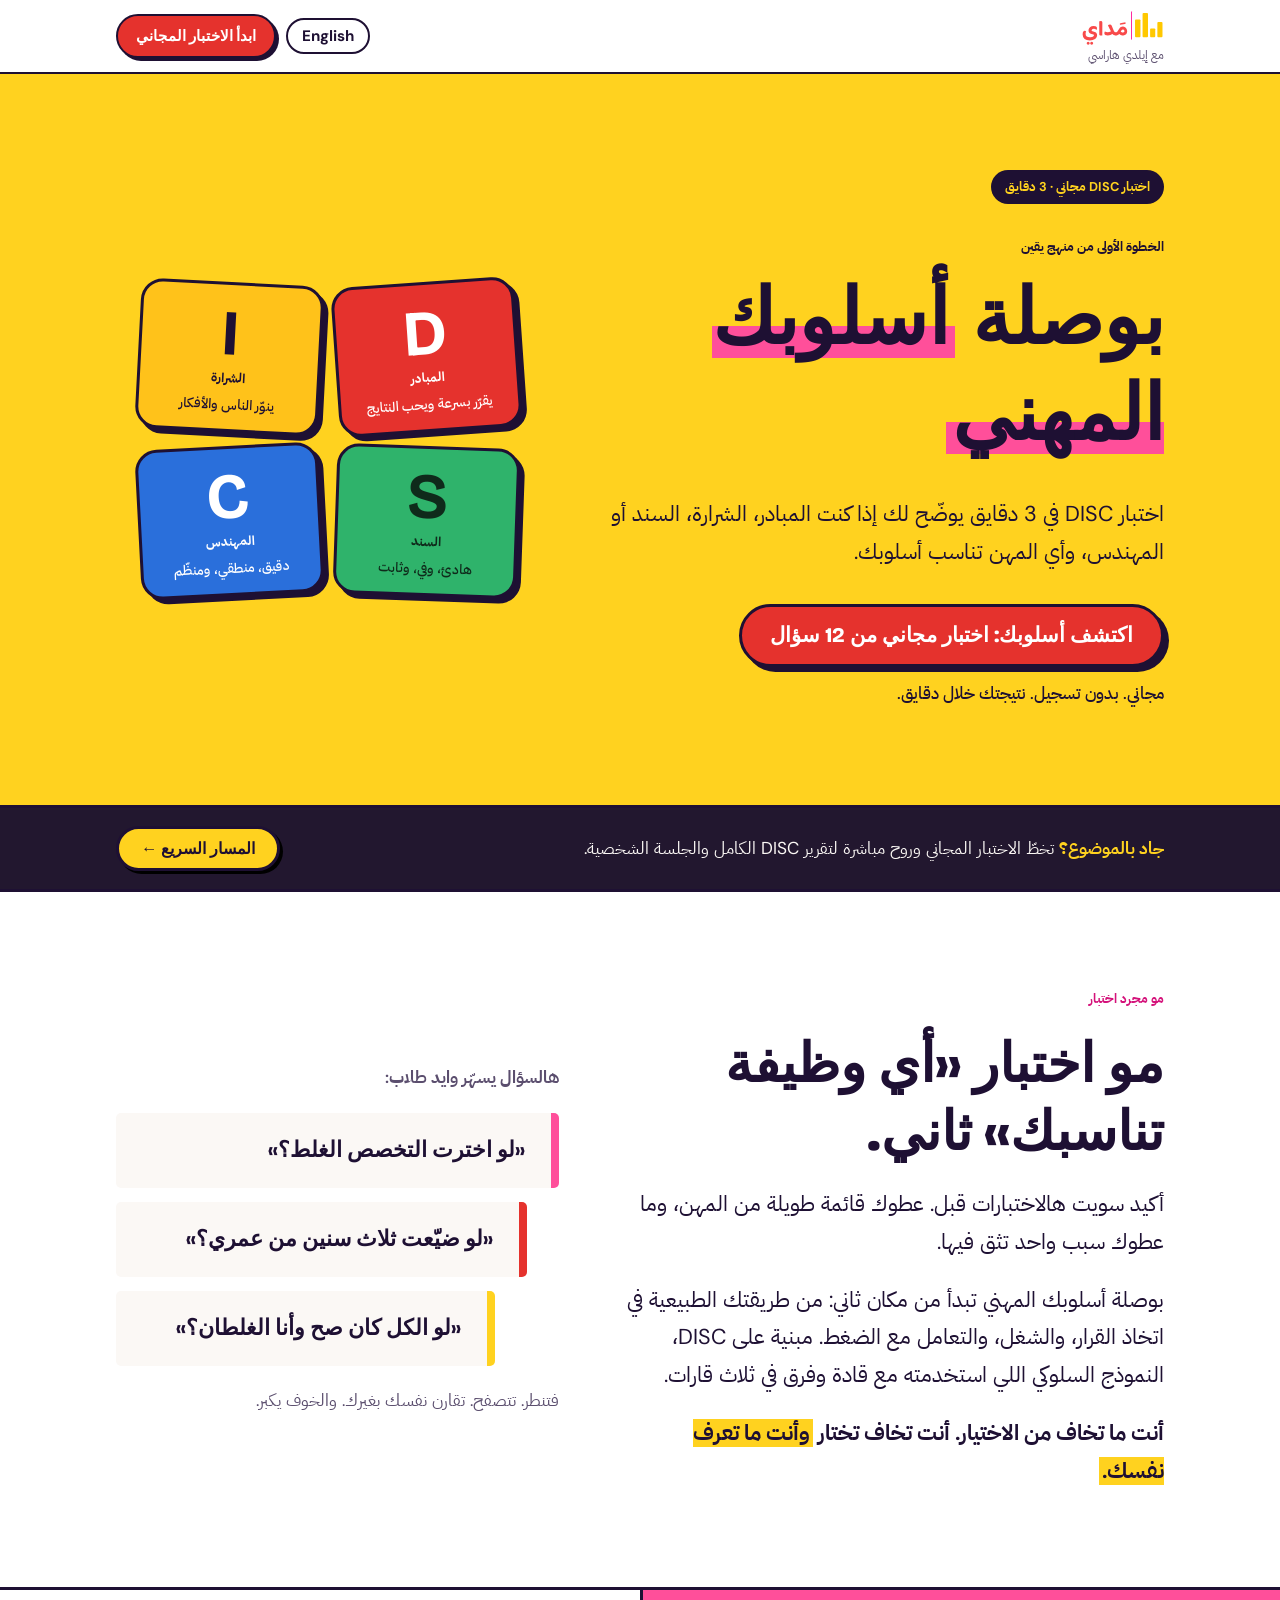
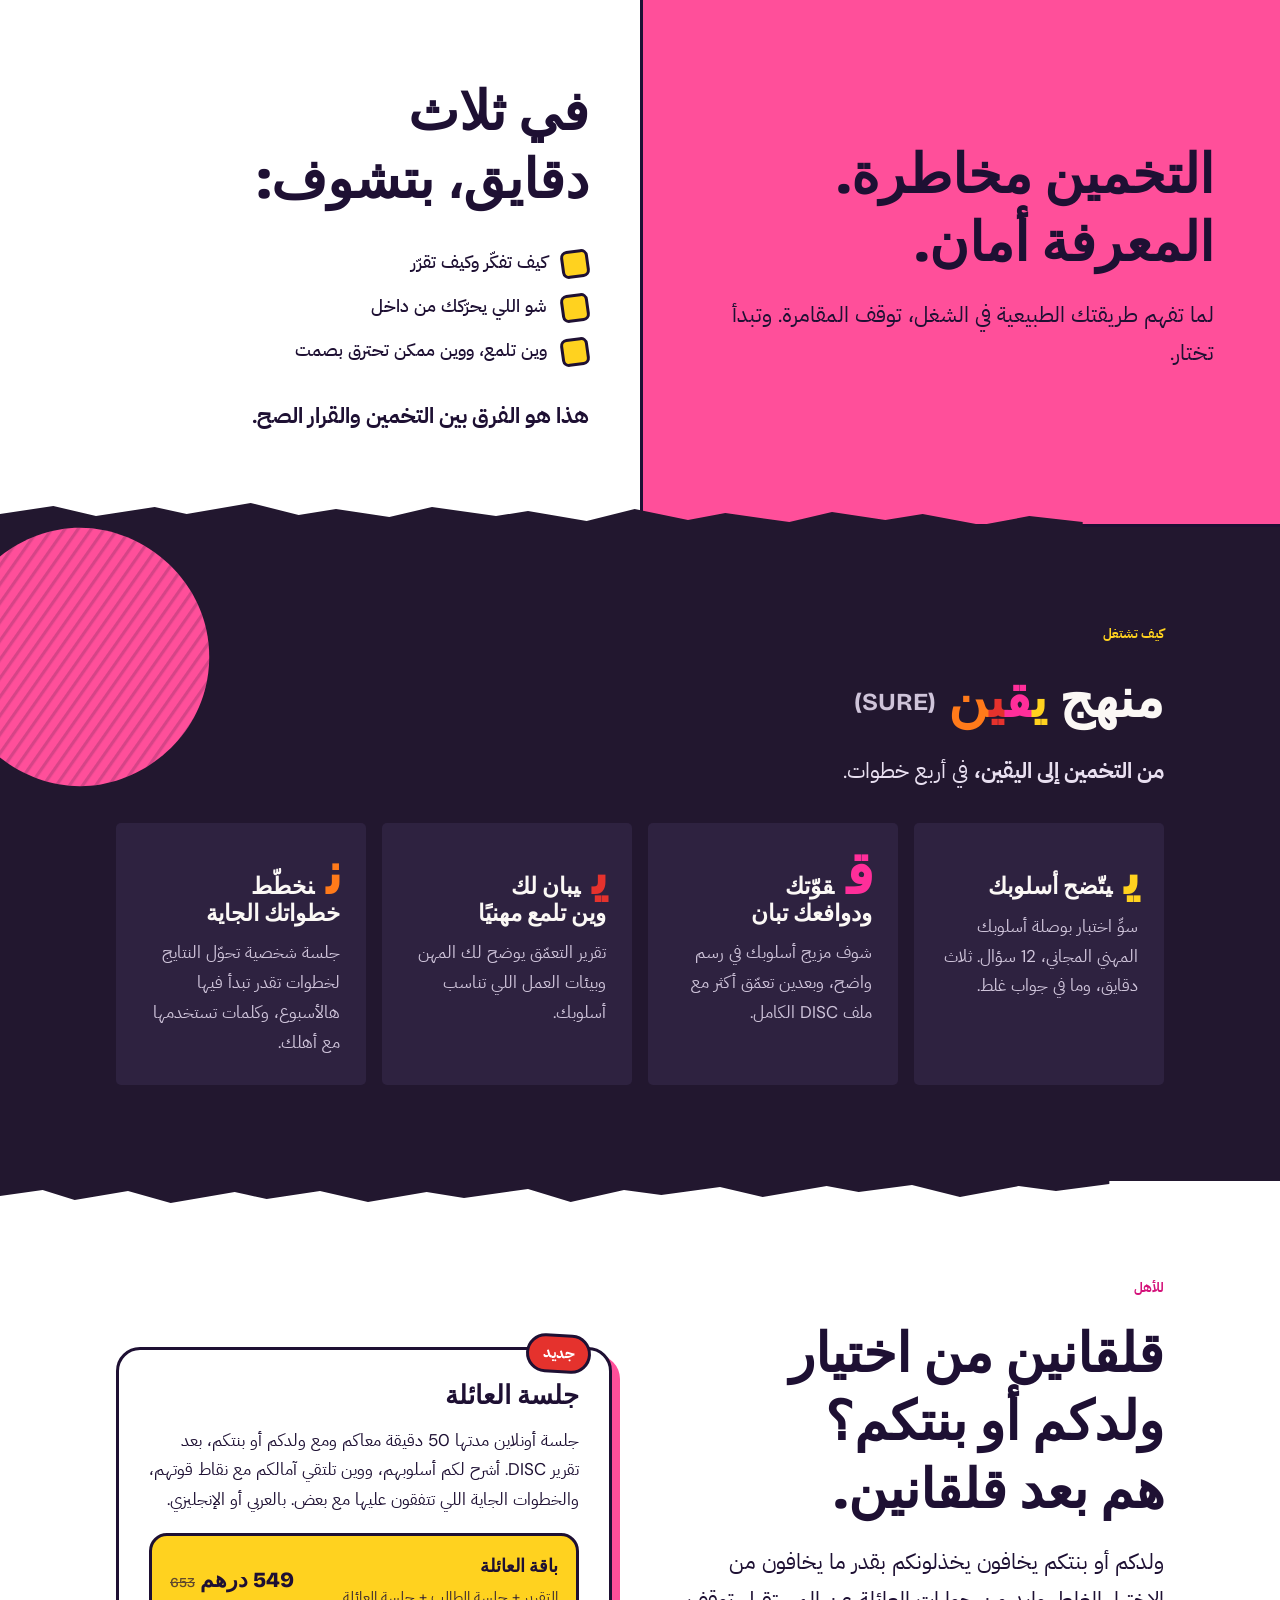
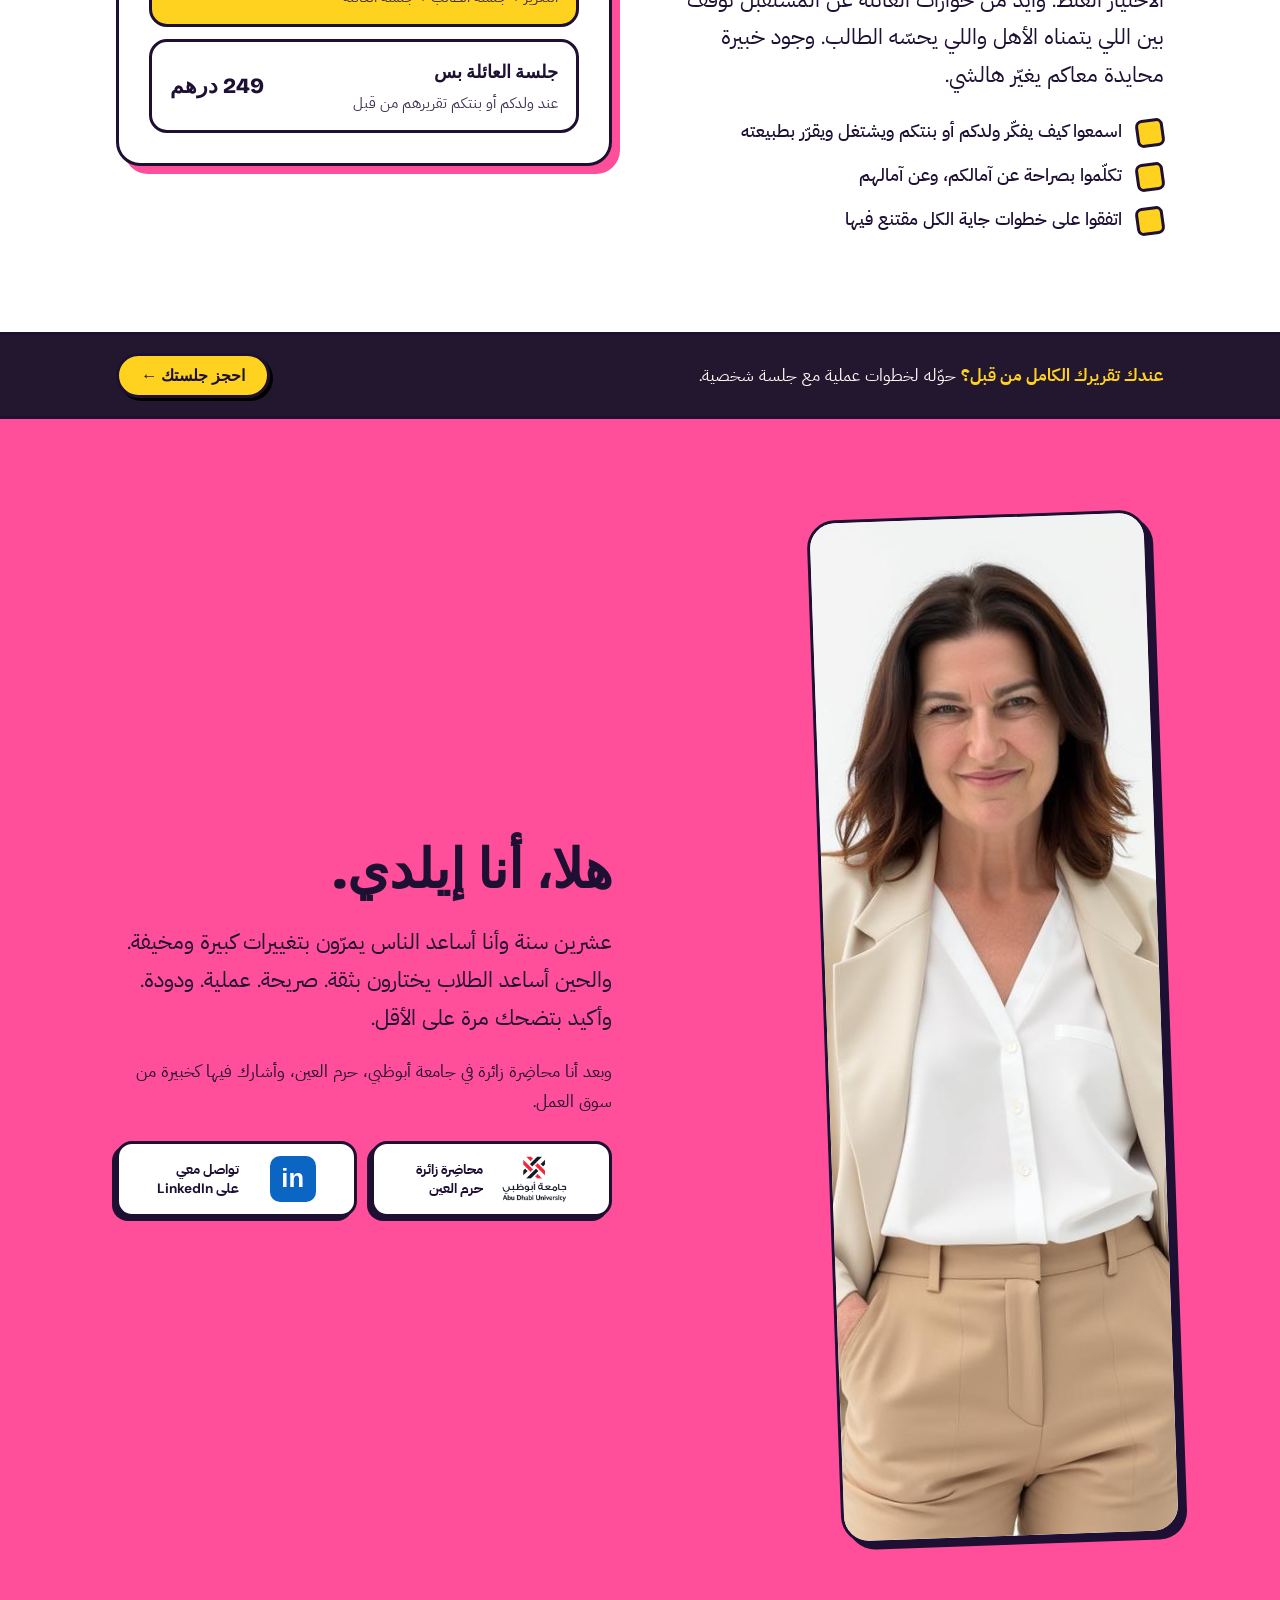
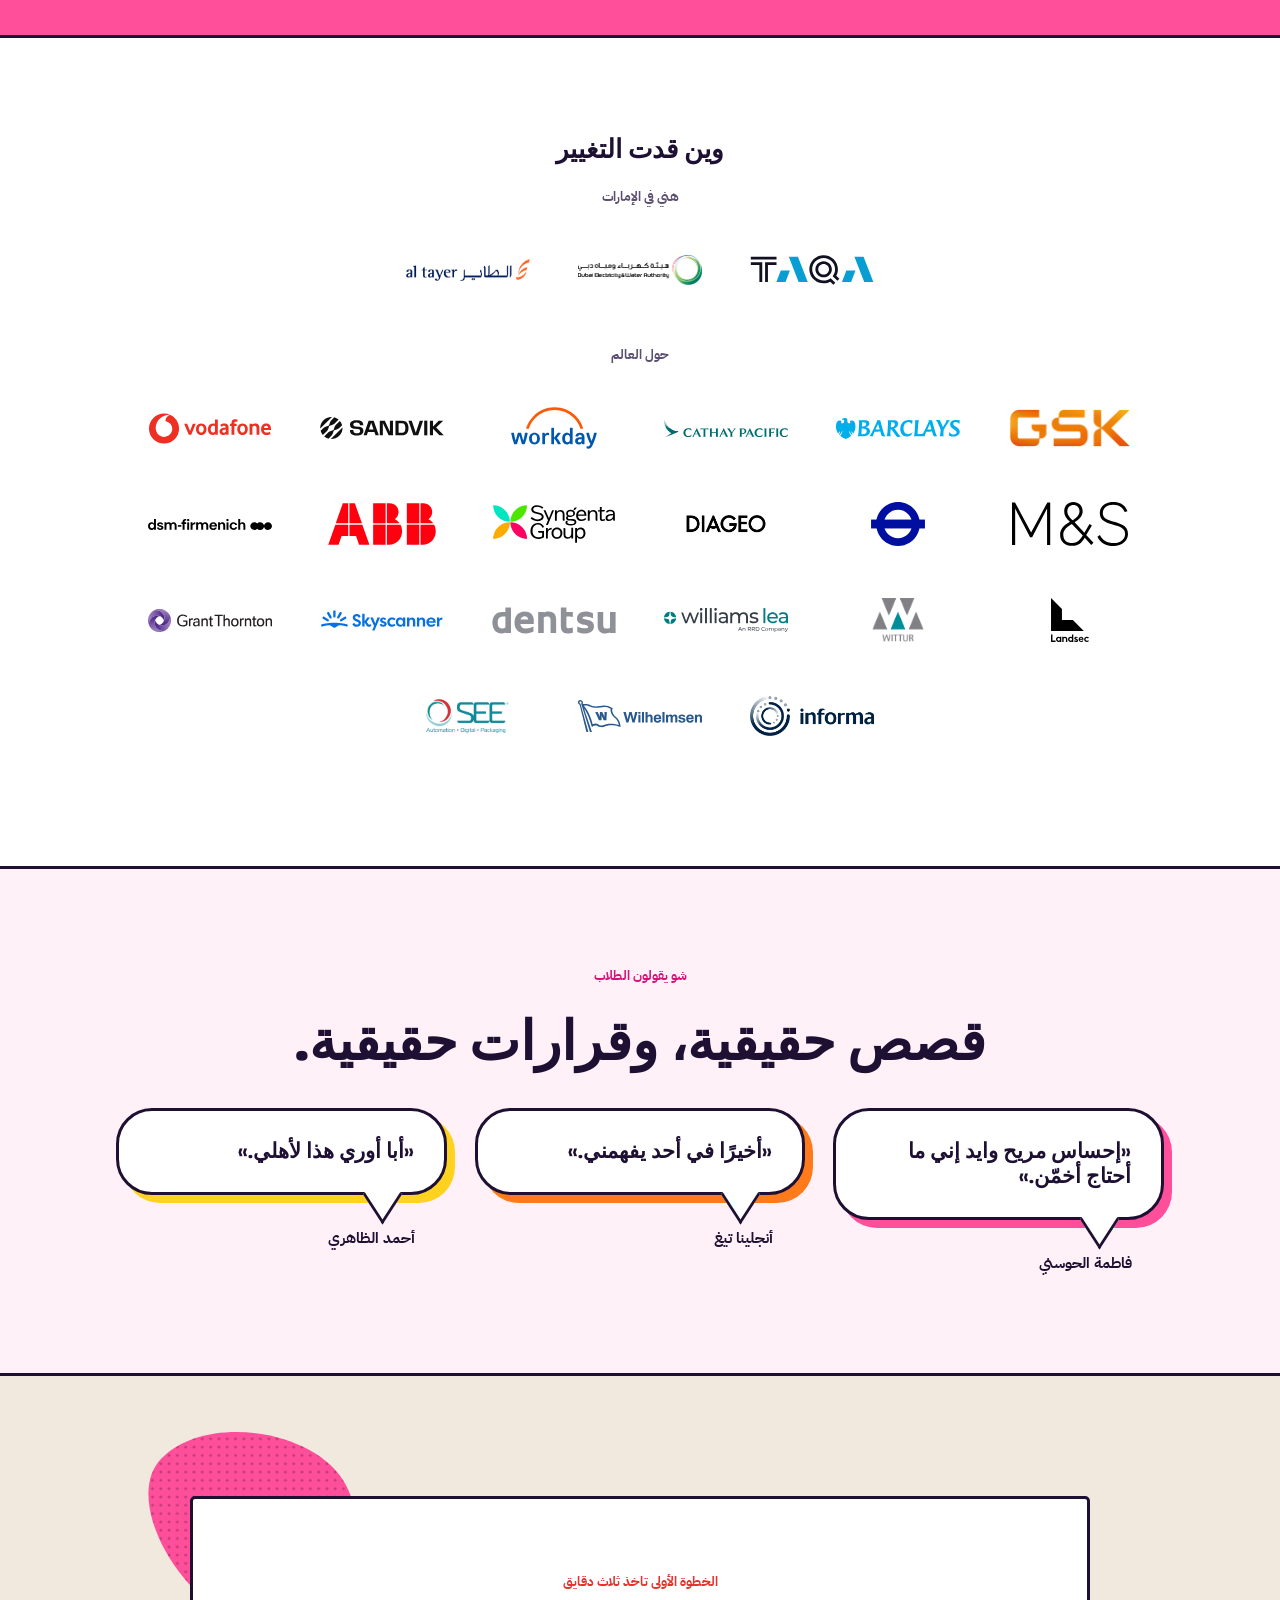
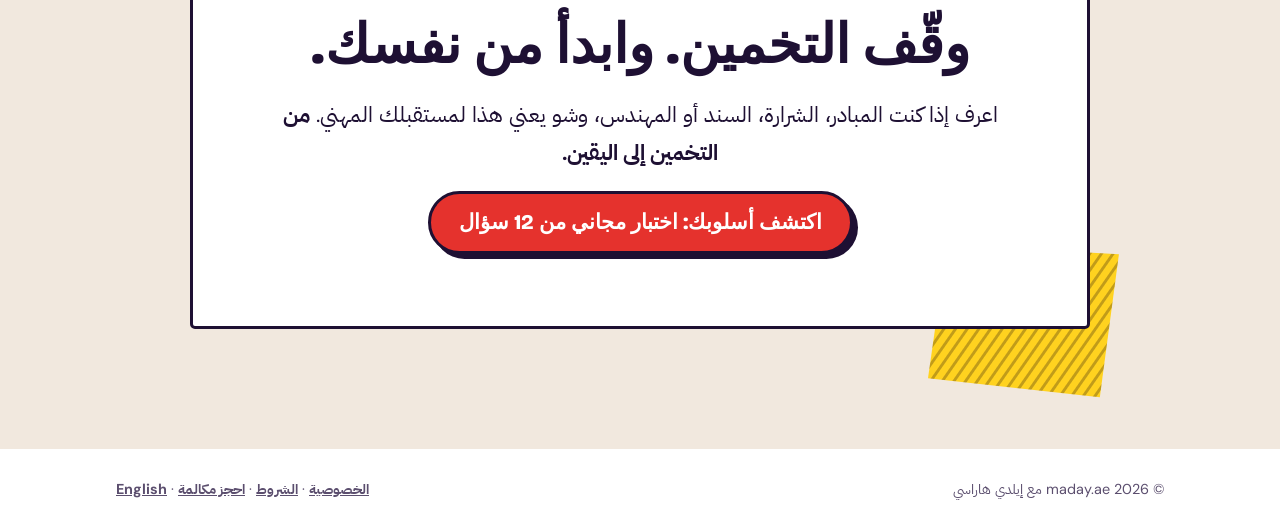
<file: public/ar/index.html>
<!doctype html>
<html lang="ar" dir="rtl">
<head>
<meta charset="utf-8">
<meta name="viewport" content="width=device-width, initial-scale=1, viewport-fit=cover">
<title>بوصلة أسلوبك المهني · maday.ae مع إيلدي هاراسي</title>
<meta name="description" content="اختبار DISC في 3 دقائق يوضح لك إذا كنت المبادر أو الشرارة أو السند أو المهندس، وأي المهن تناسب أسلوبك. مجاني، مع مدربة المسار المهني إيلدي هاراسي.">
<meta property="og:title" content="بوصلة أسلوبك المهني · maday.ae">
<meta property="og:description" content="اختبار DISC في 3 دقائق يوضح لك أسلوبك، وأي المهن تناسبك.">
<meta property="og:image" content="https://maday.ae/images/ildi.jpg">
<link rel="alternate" hreflang="en" href="https://maday.ae/">
<link rel="alternate" hreflang="ar" href="https://maday.ae/ar/">
<link rel="alternate" hreflang="x-default" href="https://maday.ae/">
<link href="../fonts/fonts.css" rel="stylesheet">
<link href="../fonts/fonts-ar.css" rel="stylesheet">
<style>
/* A loud, sticker-bright student site. Yellow hero, pink and red accents, big type, one clear button. */
:root {
  --bg: #FFFFFF;
  --surface: #FFF3C4;
  --ink: #1E1033;
  --muted: #5B4E6E;
  --line: #E6DCEF;
  --yellow: #FFD21F;
  --pink: #FF4F9A;
  --red: #E5322D;
  --orange: #FF7A1A;       /* new brand colour */
  --sure-u: #FF2E9A;       /* bright pink for the U on plum */
  --pink-text: #D4127A;    /* pink that's readable as small text on white */
  --plum-deep: #22172F;
  --plum-card: #2E2240;
  --paper: #F1E8DE;
  --on-yellow: #1E1033;
  --on-pink: #1E1033;
  --on-red: #FFFFFF;
  --card: #FFFFFF;
  --d: #E5322D;
  --i: #FFC21A;
  --s: #2FB36B;
  --c: #2A6FDB;
  --on-d: #FFFFFF;
  --on-i: #1E1033;
  --on-s: #0F2A1B;
  --on-c: #FFFFFF;
  --font-display: "Bricolage Grotesque", "Arial Black", system-ui, sans-serif;
  --font-body: "DM Sans", system-ui, -apple-system, "Segoe UI", sans-serif;
  color-scheme: light;
}
@media (prefers-color-scheme: dark) {
  :root:not([data-theme="light"]) {
    --bg: #150E22;
    --surface: #241838;
    --ink: #FFF6DC;
    --muted: #C4B8D6;
    --line: #3B2C54;
    --card: #1D1330;
    color-scheme: dark;
  }
}
:root[data-theme="dark"] {
  --bg: #150E22;
  --surface: #241838;
  --ink: #FFF6DC;
  --muted: #C4B8D6;
  --line: #3B2C54;
  --card: #1D1330;
  color-scheme: dark;
}

* { box-sizing: border-box; }
html { scroll-padding-top: 80px; }
body {
  margin: 0;
  background: var(--bg);
  color: var(--ink);
  font-family: var(--font-body);
  font-size: 1.0625rem;
  line-height: 1.55;
}
img { max-width: 100%; display: block; }
[hidden] { display: none !important; }
h1, h2, h3 { font-family: var(--font-display); line-height: 1.02; margin: 0; text-wrap: balance; letter-spacing: -0.02em; }
h1 { font-size: clamp(2.6rem, 9vw, 5.6rem); font-weight: 800; }
h2 { font-size: clamp(2rem, 5.6vw, 3.4rem); font-weight: 800; }
h3 { font-size: clamp(1.25rem, 3vw, 1.6rem); font-weight: 700; }
p { margin: 0; }
.eyebrow { font-size: .8rem; font-weight: 700; letter-spacing: .12em; text-transform: uppercase; }
.inner {
  max-width: 1080px;
  margin: 0 auto;
  padding-left: max(16px, env(safe-area-inset-left, 0px));
  padding-right: max(16px, env(safe-area-inset-right, 0px));
}
.band { padding-block: clamp(48px, 9vw, 96px); }
.stack { display: flex; flex-direction: column; gap: 20px; }
.stack-lg { display: flex; flex-direction: column; gap: 32px; }
.lede { font-size: clamp(1.1rem, 2.4vw, 1.35rem); max-width: 34em; }
.muted { color: var(--muted); }

/* Buttons */
.btn {
  font-family: var(--font-display);
  font-weight: 800;
  font-size: clamp(1.05rem, 3.4vw, 1.3rem);
  border: 3px solid var(--ink);
  border-radius: 999px;
  padding: 16px 28px;
  cursor: pointer;
  min-height: 56px;
  text-align: center;
  text-decoration: none;
  display: inline-flex;
  align-items: center;
  justify-content: center;
  background: var(--red);
  color: var(--on-red);
  box-shadow: 5px 5px 0 var(--ink);
  transition: transform .12s ease, box-shadow .12s ease;
}
.btn:hover { transform: translate(-2px, -2px); box-shadow: 7px 7px 0 var(--ink); }
.btn:active { transform: translate(3px, 3px); box-shadow: 2px 2px 0 var(--ink); }
.btn.yellow { background: var(--yellow); color: var(--on-yellow); }
.btn.pink { background: var(--pink); color: var(--on-pink); }
.btn.ghost { background: transparent; color: var(--ink); box-shadow: none; border-width: 2px; font-size: 1rem; min-height: 48px; padding: 10px 20px; }
.btn.ghost:hover { background: var(--surface); transform: none; box-shadow: none; }
.btn[disabled] { opacity: .45; cursor: not-allowed; box-shadow: none; transform: none; }
:focus-visible { outline: 3px solid var(--pink); outline-offset: 3px; }

/* Header */
.site-header { position: sticky; top: 0; z-index: 20; background: var(--bg); border-bottom: 2px solid var(--ink); }
.site-header .inner { display: flex; align-items: center; justify-content: space-between; gap: 12px; padding-block: 10px; }
.brand { background: none; border: 0; padding: 0; cursor: pointer; text-align: left; color: var(--ink); font-family: var(--font-display); display: flex; flex-direction: column; line-height: 1.05; }
.brand { gap: 3px; }
.brand img { height: 36px; width: auto; }
.brand span { font-family: var(--font-body); font-size: .75rem; color: var(--muted); }
.site-header .btn { font-size: .95rem; min-height: 44px; padding: 8px 18px; border-width: 2px; box-shadow: 3px 3px 0 var(--ink); }

/* Hero */
.hero { background: var(--yellow); color: var(--on-yellow); border-bottom: 3px solid var(--ink); overflow: hidden; }
.hero .inner { display: grid; grid-template-columns: 1.4fr 1fr; gap: 32px; align-items: center; }
.hero .copy { min-width: 0; }
.chip { display: inline-block; background: var(--ink); color: var(--yellow); border-radius: 999px; padding: 6px 14px; width: fit-content; }
.mark { background: linear-gradient(transparent 58%, var(--pink) 58%, var(--pink) 92%, transparent 92%); padding: 0 .08em; }
.hero .lede { color: var(--on-yellow); }
.cta-row { display: flex; flex-direction: column; gap: 12px; align-items: flex-start; }
.tiles { display: grid; grid-template-columns: 1fr 1fr; gap: 14px; max-width: 380px; justify-self: center; width: 100%; margin: 0; padding: 0; list-style: none; }
.tile { min-height: 150px; padding: 16px 10px; text-align: center; border: 3px solid var(--ink); border-radius: 22px; display: flex; flex-direction: column; align-items: center; justify-content: center; gap: 2px; font-family: var(--font-display); font-weight: 800; box-shadow: 5px 5px 0 var(--ink); }
.tile em { font-style: normal; font-family: var(--font-body); font-weight: 500; font-size: .85rem; line-height: 1.25; margin-top: 4px; }
.tile b { font-size: clamp(2.6rem, 8vw, 4rem); line-height: 1; }
.tile span { font-size: .8rem; font-family: var(--font-body); font-weight: 700; letter-spacing: .08em; text-transform: uppercase; }
.tile.d { background: var(--d); color: var(--on-d); transform: rotate(-4deg); }
.tile.i { background: var(--i); color: var(--on-i); transform: rotate(3deg); }
.tile.s { background: var(--s); color: var(--on-s); transform: rotate(2deg); }
.tile.c { background: var(--c); color: var(--on-c); transform: rotate(-3deg); }

/* Sections */
.worries { display: grid; gap: 14px; margin: 0; padding: 0; list-style: none; }
.worries li { font-family: var(--font-display); font-weight: 700; font-size: clamp(1.2rem, 3.2vw, 1.7rem); line-height: 1.15; border: 3px solid var(--ink); border-radius: 22px; padding: 18px 22px; background: var(--card); box-shadow: 5px 5px 0 var(--ink); }
.worries li:nth-child(2) { margin-left: clamp(0px, 4vw, 40px); }
.worries li:nth-child(3) { margin-left: clamp(0px, 8vw, 80px); }
.split { display: grid; grid-template-columns: 1fr 1fr; gap: clamp(24px, 5vw, 56px); align-items: start; }
.split > * { min-width: 0; }
.pinkband { background: var(--pink); color: var(--on-pink); border-block: 3px solid var(--ink); }
.pinkband .lede { color: var(--on-pink); }
/* About me: university tile and LinkedIn button (fixed colours, the pink band stays light in dark mode) */
.about-links { display: grid; grid-template-columns: repeat(2, minmax(0, 250px)); grid-auto-rows: 1fr; align-items: stretch; gap: 14px; margin-top: 4px; }
.about-links > a { justify-content: center; min-width: 0; }
@media (max-width: 560px) { .about-links { grid-template-columns: minmax(0, 300px); } }
.uni-tile, .li-btn { display: inline-flex; align-items: center; gap: 12px; background: #fff; color: #1E1033; border: 3px solid #1E1033; border-radius: 16px; box-shadow: -4px 4px 0 #1E1033; text-decoration: none; transition: transform .12s ease; }
.uni-tile { padding: 6px 8px 6px 14px; }
.uni-tile img { height: 58px; width: auto; }
.uni-tile span, .li-btn span { font-size: .85rem; font-weight: 700; line-height: 1.4; }
.li-btn { padding: 6px 8px; min-height: 48px; }
.about-links > .li-btn { justify-content: space-evenly; gap: 0; } /* equal space at both edges and between logo and text */
.li-btn b { flex: none; display: inline-grid; place-items: center; width: 46px; height: 46px; border-radius: 10px; background: #0A66C2; color: #fff; font: 800 1.6rem/1 Arial, sans-serif; }
.uni-tile:hover, .li-btn:hover { transform: translate(2px, -2px); }
.gets { list-style: none; margin: 0; padding: 0; display: grid; gap: 12px; }
.gets li { display: flex; gap: 14px; align-items: flex-start; font-weight: 500; font-size: 1.15rem; }
.gets li::before { content: ""; flex: none; width: 22px; height: 22px; margin-top: 4px; background: var(--yellow); border: 3px solid var(--ink); border-radius: 7px; transform: rotate(8deg); }
.steps { display: grid; grid-template-columns: repeat(4, 1fr); gap: 18px; margin: 0; padding: 0; list-style: none; }
.steps li { border: 3px solid var(--ink); border-radius: 22px; padding: 22px; background: var(--card); display: flex; flex-direction: column; gap: 10px; box-shadow: 5px 5px 0 var(--ink); min-width: 0; }
.steps .n { width: 44px; height: 44px; border-radius: 50%; display: grid; place-items: center; font-family: var(--font-display); font-weight: 800; font-size: 1.3rem; border: 3px solid var(--ink); }
.steps li:nth-child(1) .n { background: var(--yellow); color: var(--on-yellow); }
.steps li:nth-child(2) .n { background: var(--pink); color: var(--on-pink); }
.steps li:nth-child(3) .n { background: var(--red); color: var(--on-red); }
.steps li:nth-child(4) .n { background: var(--c); color: var(--on-c); }
@media (max-width: 1000px) and (min-width: 761px) { .steps { grid-template-columns: 1fr 1fr; } }
.softband { background: var(--surface); border-block: 3px solid var(--ink); }
.photo { aspect-ratio: 4 / 5; max-width: 340px; width: 100%; object-fit: cover; object-position: 50% 15%; border: 3px solid var(--ink); border-radius: 28px; background: var(--card); box-shadow: 6px 6px 0 var(--ink); transform: rotate(-2deg); }
.quotes { display: grid; grid-template-columns: repeat(3, 1fr); gap: 18px; }
.quote { margin: 0; border: 3px solid var(--ink); border-radius: 22px; padding: 22px; background: var(--card); display: flex; flex-direction: column; justify-content: space-between; gap: 16px; min-width: 0; }
.quote:nth-child(1) { background: var(--yellow); color: var(--on-yellow); }
.quote p { font-family: var(--font-display); font-weight: 700; font-size: 1.3rem; line-height: 1.2; }
.quote cite { font-style: normal; font-size: .9rem; font-weight: 700; }
.logo-block { align-items: center; text-align: center; }
.logos { display: flex; flex-wrap: wrap; justify-content: center; gap: 12px; width: 100%; margin: 0 0 12px; padding: 0; list-style: none; }
/* Logos keep their brand colours, so tiles stay white in dark mode too */
.logo { flex: 0 0 160px; border-radius: 14px; background: #fff; height: 84px; }
.logo a { display: grid; place-items: center; height: 100%; padding: 14px 18px; border-radius: inherit; transition: transform .12s ease, box-shadow .12s ease; }
.logo a:hover { transform: translateY(-2px); box-shadow: 0 6px 16px rgba(30, 16, 51, .12); }
.logo img { height: 44px; width: 100%; object-fit: contain; }
@media (max-width: 420px) { .logo { flex-basis: calc(50% - 6px); } }
.finalcta { background: var(--red); color: var(--on-red); border-top: 3px solid var(--ink); text-align: center; }
.finalcta .inner { display: flex; flex-direction: column; align-items: center; gap: 28px; }

/* ---- Collage ideas (mockup) ---- */
.hl { background: var(--yellow); color: #1E1033; padding: 0 .15em; }
.cut { position: absolute; pointer-events: none; z-index: 0; }
.tex { mix-blend-mode: multiply; opacity: .28; }

/* hook + worries combined */
.hook-grid { display: grid; grid-template-columns: 1.1fr .9fr; gap: clamp(32px, 6vw, 64px); align-items: center; }
.hook-grid > * { min-width: 0; }
.worry-cards { list-style: none; margin: 0; padding: 0; display: flex; flex-direction: column; gap: 14px; }
.worry-cards li { background: #FBF8F5; color: #1E1033; border-radius: 5px; padding: 24px 26px; font: 700 clamp(1.15rem, 2.6vw, 1.35rem)/1.25 var(--font-display); letter-spacing: -0.02em; border-left: 8px solid var(--pink); }
.worry-cards li:nth-child(2) { border-left-color: var(--red); margin-left: 32px; }
.worry-cards li:nth-child(3) { border-left-color: var(--yellow); margin-left: 64px; }

/* SURE in bold plum */
/* clip sideways (the pink cut-out) but let the zigzag edges stick out top and bottom */
.sure-dark { background: var(--plum-deep); color: #FBF8F5; position: relative; z-index: 2; overflow-x: clip; overflow-y: visible; }
.zig { position: absolute; left: 0; width: 100%; height: 28px; display: block; }
.zig-top { top: -27px; }
.zig-bottom { bottom: -27px; }

/* "Guessing feels risky" + "In three minutes" side by side */
.duo { display: grid; grid-template-columns: 1fr 1fr; border-block: 3px solid var(--ink); }
.duo-half { padding: clamp(48px, 8vw, 88px) clamp(16px, 4vw, 56px); display: flex; align-items: center; }
.duo-half > * { max-width: 520px; }
.duo-pink { background: var(--pink); color: var(--on-pink); justify-content: flex-end; border-right: 3px solid var(--ink); }
.duo-pink .lede { color: var(--on-pink); }
.duo-white { background: var(--bg); justify-content: flex-start; }
@media (max-width: 760px) { .duo { grid-template-columns: 1fr; } .duo-pink { border-right: 0; border-bottom: 3px solid var(--ink); justify-content: flex-start; } }
.sure-dark .lede { color: #E8DFF0; }
.sure-grid { display: grid; grid-template-columns: repeat(4, 1fr); gap: 16px; margin: 0; padding: 0; list-style: none; }
.sure-grid li { background: var(--plum-card); border-radius: 5px; padding: 28px 26px; display: flex; flex-direction: column; gap: 12px; min-width: 0; }
.sure-grid h3 { color: #FBF8F5; font-size: 1.45rem; line-height: 1.15; }
.sure-grid .cap { font-size: 3.6rem; line-height: .8; letter-spacing: -0.04em; margin-right: 1px; vertical-align: baseline; }
.sure-grid p { color: #CFC4DA; }
@media (max-width: 1000px) and (min-width: 761px) { .sure-grid { grid-template-columns: 1fr 1fr; } }

/* quote bubbles, all equal */
.bubbles { display: grid; grid-template-columns: repeat(3, 1fr); gap: 28px; }
.bubbles figure { margin: 0; min-width: 0; }
.bubble { margin: 0; background: var(--card); border: 3px solid var(--ink); border-radius: 36px; padding: 28px 30px; position: relative; font: 700 1.3rem/1.22 var(--font-display); letter-spacing: -0.02em; }
.bubble::after { content: ""; position: absolute; bottom: -20px; left: 44px; width: 32px; height: 32px; background: var(--card); border-right: 3px solid var(--ink); border-bottom: 3px solid var(--ink); transform: rotate(45deg) skew(12deg, 12deg); }
.bubbles figcaption { margin: 30px 0 0 32px; font-weight: 700; font-size: .95rem; }
.quotes-tint { background: #FFF1F7; border-top: 3px solid var(--ink); }
.bubble { color: #1E1033; background: #fff; }
.bubble::after { background: #fff; }
.bubbles figure:nth-child(1) .bubble { box-shadow: 8px 8px 0 var(--pink); }
.bubbles figure:nth-child(2) .bubble { box-shadow: 8px 8px 0 var(--orange); }
.bubbles figure:nth-child(3) .bubble { box-shadow: 8px 8px 0 var(--yellow); }
.quotes-tint figcaption { color: #1E1033; }
@media (prefers-color-scheme: dark) { :root:not([data-theme="light"]) .quotes-tint { background: #2A1A30; } :root:not([data-theme="light"]) .quotes-tint figcaption { color: var(--ink); } }

/* collage-style final section */
.final-collage { background: var(--paper); border-top: 3px solid var(--ink); text-align: center; position: relative; overflow: hidden; }
.final-card { position: relative; z-index: 1; max-width: 900px; margin: 0 auto; padding: clamp(44px, 8vw, 72px) 24px; background: #fff; color: #1E1033; border: 3px solid var(--ink); border-radius: 5px; display: flex; flex-direction: column; align-items: center; gap: 18px; }
.final-card .lede { color: #1E1033; }
/* the two paper shapes peek out above (pink) and below (yellow) the white card */
.final-collage { padding-block: clamp(80px, 11vw, 120px); }
.final-wrap { position: relative; max-width: 900px; margin: 0 auto; }
.final-pink { width: 240px; top: -84px; left: -56px; }
.final-yellow { width: 210px; bottom: -78px; right: -48px; }
.footer { padding-block: 28px; font-size: .9rem; color: var(--muted); }
.footer .inner { display: flex; justify-content: space-between; gap: 12px; flex-wrap: wrap; }
.footer a { color: inherit; font-weight: 700; }

/* Quiz */
.focus-view { min-height: 70vh; padding-block: clamp(28px, 6vw, 64px); }
.col { max-width: 700px; margin: 0 auto; display: flex; flex-direction: column; gap: 22px; }
.progress-top { display: flex; align-items: center; justify-content: space-between; gap: 12px; font-weight: 700; }
.bar { height: 16px; border: 3px solid var(--ink); border-radius: 999px; overflow: hidden; background: var(--card); }
.bar > i { display: block; height: 100%; background: #FF1493; transition: width .25s ease; }
.q-prompt { font-size: clamp(1.7rem, 5vw, 2.5rem); }
.q-help { color: var(--muted); font-size: .98rem; }
.stmts { display: flex; flex-direction: column; gap: 12px; }
.stmt { border: 3px solid var(--ink); border-radius: 20px; padding: 16px 18px; background: var(--card); display: flex; flex-direction: column; gap: 12px; transition: background .12s ease; }
.stmt.is-most { background: var(--yellow); color: var(--on-yellow); }
.stmt.is-least { background: var(--surface); border-style: dashed; }
.stmt-text { font-size: 1.12rem; font-weight: 500; }
.pick { display: grid; grid-template-columns: 1fr 1fr; gap: 10px; }
.pbtn { font-family: var(--font-body); font-weight: 700; font-size: .95rem; min-height: 46px; border-radius: 999px; border: 2px solid var(--ink); background: transparent; color: inherit; cursor: pointer; padding: 8px 10px; }
.pbtn:hover { background: rgba(255, 79, 154, .22); }
.pbtn[aria-pressed="true"] { background: var(--ink); color: var(--bg); }
.pbtn[aria-pressed="true"].m::before { content: "\2713\00a0"; }
.pbtn[aria-pressed="true"].l::before { content: "\00d7\00a0"; }
.nav-row { display: flex; justify-content: space-between; align-items: center; gap: 12px; flex-wrap: wrap; }
/* Quiz colours: soft full-screen background, green = most like me,
   red = least like me, grey = the two not picked */
#view-quiz { background: #FFF6DE; min-height: calc(100vh - 64px); }
.stmt { background: #FFFFFF; color: #1E1033; transition: background .15s ease, border-color .15s ease, opacity .15s ease; }
.stmt .pbtn { color: #1E1033; border-color: #1E1033; }
.stmt.is-most { background: #DDF7E6; color: #1E1033; border-color: #15803D; border-style: solid; }
.stmt.is-least { background: #FDE1DF; color: #1E1033; border-color: #C42520; border-style: solid; }
.stmt.is-other { background: #EDEDF0; color: #4B4458; border-color: #A9A3B2; }
.stmt.is-other .pbtn { color: #4B4458; border-color: #A9A3B2; }
.pbtn[aria-pressed="true"].m { background: #16C25A; border-color: #0F8A40; color: #FFFFFF; }
.pbtn[aria-pressed="true"].l { background: #E5322D; border-color: #A91F1B; color: #FFFFFF; }
.pbtn.m:hover { background: rgba(22, 194, 90, .18); }
.pbtn.l:hover { background: rgba(229, 50, 45, .14); }
#view-quiz .q-prompt, #view-quiz .progress-top, #view-quiz .q-help { color: #1E1033; }
#view-quiz .btn.ghost { color: #1E1033; border-color: #1E1033; }
#q-next { background: var(--yellow); color: #1E1033; margin-inline-start: auto; }
.input { font: inherit; font-size: 1rem; padding: 14px 16px; border: 3px solid var(--ink); border-radius: 16px; background: var(--card); color: var(--ink); width: 100%; min-height: 120px; }

/* Result */
.result-hero { background: var(--yellow); color: var(--on-yellow); border-bottom: 3px solid var(--ink); }
.badge-big { width: 96px; height: 96px; border: 3px solid var(--ink); border-radius: 26px; display: grid; place-items: center; font-family: var(--font-display); font-weight: 800; font-size: 3.4rem; box-shadow: 5px 5px 0 var(--ink); transform: rotate(-5deg); }
.chartwrap { border: 3px solid var(--ink); border-radius: 24px; padding: clamp(18px, 4vw, 30px); background: var(--card); box-shadow: 6px 6px 0 var(--ink); display: flex; flex-direction: column; gap: 18px; }
.row { display: grid; grid-template-columns: 48px 1fr 56px; gap: 12px; align-items: center; }
.row .lt { width: 48px; height: 48px; border-radius: 14px; border: 3px solid var(--ink); display: grid; place-items: center; font-family: var(--font-display); font-weight: 800; font-size: 1.4rem; }
.row .nm { font-weight: 700; font-size: .95rem; margin-bottom: 4px; }
.track { height: 22px; border-radius: 999px; background: #FFFFFF; border: 2px solid var(--ink); overflow: hidden; }
.fill { height: 100%; transform-origin: left; animation: grow .7s ease-out both; }
@keyframes grow { from { transform: scaleX(0); } to { transform: scaleX(1); } }
.row .pc { font-family: var(--font-display); font-weight: 800; font-size: 1.3rem; text-align: right; font-variant-numeric: tabular-nums; }
.two { display: grid; grid-template-columns: 1fr 1fr; gap: 16px; }
.mini { border: 3px solid var(--ink); border-radius: 20px; padding: 18px; background: var(--card); display: flex; flex-direction: column; gap: 8px; min-width: 0; }
.mini .eyebrow { color: var(--muted); }
.mini-good { background: #DDF7E6; border-color: #15803D; color: #1E1033; }
.mini-good .eyebrow { color: #0F6B32; }
.mini-watch { background: #FDE1DF; border-color: #C42520; color: #1E1033; }
.mini-watch .eyebrow { color: #A91F1B; }
.note-box { border: 3px dashed var(--ink); border-radius: 20px; padding: 16px 18px; background: var(--surface); font-size: .98rem; }
/* parents section */
.parents-grid { display: grid; grid-template-columns: 1fr 1fr; gap: clamp(28px, 5vw, 56px); align-items: center; }
.parents-grid > * { min-width: 0; }
.family-card { position: relative; border: 3px solid var(--ink); border-radius: 24px; padding: clamp(22px, 4vw, 30px); background: var(--card); box-shadow: 8px 8px 0 var(--pink); display: flex; flex-direction: column; gap: 14px; }
.family-options { display: grid; gap: 12px; margin-top: 4px; }
.fam-opt { display: grid; grid-template-columns: 1fr auto; gap: 2px 14px; align-items: center; border: 3px solid var(--ink); border-radius: 18px; padding: 14px 18px; text-decoration: none; color: var(--ink); background: var(--bg); transition: transform .12s ease; }
.fam-opt:hover { transform: translateY(-2px); }
.fam-opt.best { background: var(--yellow); color: #1E1033; }
.fam-opt b { font-family: var(--font-display); font-size: 1.15rem; }
.fam-opt span { grid-column: 1; font-size: .93rem; opacity: .85; }
.fam-opt em { grid-column: 2; grid-row: 1 / span 2; font: normal 800 1.35rem var(--font-display); white-space: nowrap; }
.fam-opt s { font-size: .85rem; font-weight: 500; opacity: .7; }
@media (max-width: 760px) { .parents-grid { grid-template-columns: 1fr; } }
.fast-lane { background: var(--plum-deep); color: #FBF8F5; border-bottom: 3px solid var(--ink); }
.fast-lane-row { display: flex; align-items: center; justify-content: space-between; gap: 12px 20px; padding-block: 18px; flex-wrap: wrap; }
.fast-lane p { font-size: 1.08rem; }
.fast-lane b { color: var(--yellow); }
.fast-btn { background: var(--yellow); color: #1E1033; border: 3px solid #1E1033; border-radius: 999px; padding: 10px 22px; font: 800 1.02rem var(--font-display); text-decoration: none; white-space: nowrap; box-shadow: 3px 3px 0 #000; transition: transform .12s ease; }
.fast-btn:hover { transform: translate(-2px, -2px); }
.buy-direct { align-self: flex-start; text-decoration: none; }
.fast-lane-return { border-top: 3px solid var(--ink); border-bottom: 0; }
.taster-note { color: #D4271F; font-weight: 700; font-size: 1.05rem; margin-top: -12px; }
/* career examples on the result page */
.careers { display: flex; flex-direction: column; gap: 14px; }
.career-list { list-style: none; margin: 0; padding: 0 0 8px; display: grid; grid-template-columns: repeat(5, minmax(0, 1fr)); gap: 12px; align-items: stretch; }
/* all five in one row; boxes grow taller as the screen narrows. On small screens the row scrolls sideways */
@media (max-width: 900px) { .career-list { grid-template-columns: none; grid-auto-flow: column; grid-auto-columns: minmax(200px, 62vw); overflow-x: auto; scroll-snap-type: x mandatory; } .career-list li { scroll-snap-align: start; } }
.career-list li { border: 3px solid var(--ink); border-radius: 20px; padding: 16px 18px; background: var(--card); box-shadow: -5px 5px 0 var(--style-color, var(--ink)); display: flex; flex-direction: column; gap: 6px; }
.career-list b { font-family: var(--font-display); font-size: clamp(1rem, 1.4vw, 1.12rem); line-height: 1.3; }
.career-list span { font-size: .93rem; color: var(--muted); }
.career-list li { padding: 14px 14px; min-width: 0; }
.career-sources { margin: 0; padding-right: 1.1em; padding-left: 0; font-size: .82rem; line-height: 1.6; color: var(--muted); display: grid; gap: 4px; }
.career-sources a { color: inherit; font-weight: 700; }
.future-chip { display: inline-block; background: var(--orange); color: #1E1033; border-radius: 999px; padding: 1px 10px; font-size: .8rem; font-weight: 700; white-space: nowrap; width: fit-content; }

/* Deep dive */
.dd { background: var(--pink); color: var(--on-pink); border-block: 3px solid var(--ink); }
.dd .lede { color: var(--on-pink); }
.tiers { display: grid; grid-template-columns: 1fr 1fr; gap: 18px; }
.tier { border: 3px solid var(--ink); border-radius: 24px; padding: 24px; background: var(--card); color: var(--ink); display: flex; flex-direction: column; gap: 14px; box-shadow: 6px 6px 0 var(--ink); min-width: 0; position: relative; }
.tier.best { background: var(--yellow); color: var(--on-yellow); }
.tier ul { margin: 0; padding-left: 1.2em; display: grid; gap: 6px; }
.tier .btn { margin-top: auto; }
.price { font-family: var(--font-display); font-weight: 800; font-size: 2.6rem; line-height: 1; font-variant-numeric: tabular-nums; }
.price small { font-size: 1rem; font-weight: 700; }
.price s { font-size: 1.1rem; font-weight: 500; opacity: .7; margin-left: 6px; }
.save { position: absolute; top: -16px; right: 18px; background: var(--red); color: var(--on-red); border: 3px solid var(--ink); border-radius: 999px; padding: 4px 14px; font-weight: 800; font-size: .9rem; transform: rotate(3deg); }
.dd a.inline { color: inherit; font-weight: 700; }

@media (max-width: 760px) {
  .hook-grid, .sure-grid, .bubbles { grid-template-columns: 1fr; }
  .worry-cards li:nth-child(2) { margin-left: 16px; }
  .worry-cards li:nth-child(3) { margin-left: 32px; }
  .cut { transform: scale(.6); transform-origin: top left; }
  /* keep the SURE corner shape clear of the heading on phones */
  .sure-dark > .cut { width: 130px !important; top: -12px !important; right: -64px !important; transform: none; }
  .final-collage .cut { transform: none; }
  .final-pink { width: 150px; top: -56px; left: -24px; }
  .final-yellow { width: 130px; bottom: -52px; right: -20px; }
  .hero .inner, .split, .steps, .quotes, .two, .tiers { grid-template-columns: 1fr; }
  .tiles { max-width: 360px; }
  .photo { max-width: 260px; }
  .tier { margin-top: 10px; }
}
@media (prefers-reduced-motion: reduce) {
  * { animation: none !important; transition: none !important; }
}

/* ---- Arabic / right-to-left ---- */
:root {
  --font-display: "Baloo Bhaijaan 2", "Bricolage Grotesque", "Segoe UI", Tahoma, sans-serif;
  --font-body: "IBM Plex Sans Arabic", "DM Sans", "Segoe UI", Tahoma, sans-serif;
}
/* Arabic letters join up: no tracking, no capitals */
h1, h2, h3, .eyebrow, .btn, .worry-cards li, .bubble, .q-prompt, .tile span { letter-spacing: 0 !important; }
.eyebrow, .tile span { text-transform: none; }
h1, h2, h3 { line-height: 1.25; }
h1 { font-size: clamp(2.4rem, 8vw, 4.8rem); }
body { line-height: 1.75; }
.lang-switch { font: 700 .95rem var(--font-body); text-decoration: none; color: var(--ink); border: 2px solid var(--ink); border-radius: 999px; padding: 6px 14px; white-space: nowrap; }
.lang-switch:hover { background: var(--surface); }
.site-header .actions { display: flex; align-items: center; gap: 10px; }
.latin { direction: ltr; unicode-bidi: isolate; font-family: "Bricolage Grotesque", sans-serif; }
/* mirror things that point one way */
.worry-cards li { border-left: 0; border-right: 8px solid var(--pink); }
.worry-cards li:nth-child(2) { border-right-color: var(--red); margin-left: 0; margin-right: 32px; }
.worry-cards li:nth-child(3) { border-right-color: var(--yellow); margin-left: 0; margin-right: 64px; }
.duo-pink { border-right: 0; border-left: 3px solid var(--ink); }
.bubble::after { left: auto; right: 44px; }
.bubbles figcaption { margin: 30px 32px 0 0; }
.sure-dark > .cut { right: auto !important; left: -60px; }
.sure-grid .cap { margin-right: 0; margin-left: 12px; font-family: "Baloo Bhaijaan 2", sans-serif; }
.sure-tag { font-size: .45em; font-weight: 700; color: #CFC4DA; vertical-align: middle; }
.fill { transform-origin: right; }
.gets li::before { transform: rotate(-8deg); }
@media (max-width: 760px) {
  .worry-cards li:nth-child(2) { margin-right: 16px; }
  .worry-cards li:nth-child(3) { margin-right: 32px; }
  .duo-pink { border-left: 0; }
  .sure-dark > .cut { left: -64px !important; }
  }
@media (max-width: 560px) { .site-header #hdr-cta { display: none; }
}
</style>
</head>
<body>
<svg width="0" height="0" style="position:absolute" aria-hidden="true">
  <defs>
    <pattern id="dots" width="9" height="9" patternUnits="userSpaceOnUse"><circle cx="2" cy="2" r="1.6" fill="#1E1033"/></pattern>
    <pattern id="lines" width="10" height="10" patternUnits="userSpaceOnUse" patternTransform="rotate(35)"><rect width="3" height="10" fill="#1E1033"/></pattern>
  </defs>
</svg>

<header class="site-header">
  <div class="inner">
    <button class="brand" id="brand" aria-label="الصفحة الرئيسية maday.ae">
      <img src="../images/brand/maday-logo-ar.svg" alt="مَداي maday" width="83" height="36">
      <span>مع إيلدي هاراسي</span>
    </button>
    <div class="actions">
      <a class="lang-switch" href="/" hreflang="en" lang="en">English</a>
      <button class="btn" id="hdr-cta" data-start>ابدأ الاختبار المجاني</button>
    </div>
  </div>
</header>

<main>
<!-- HOME -->
<div id="view-home">
  <section class="hero">
    <div class="inner band">
      <div class="copy stack-lg">
        <span class="eyebrow chip">اختبار DISC مجاني &middot; 3 دقايق</span>
        <span class="eyebrow" style="margin-bottom:-18px">الخطوة الأولى من منهج يقين</span>
        <h1 id="home-h1" tabindex="-1">بوصلة <span class="mark">أسلوبك المهني</span></h1>
        <p class="lede">اختبار DISC في 3 دقايق يوضّح لك إذا كنت المبادر، الشرارة، السند أو المهندس، وأي المهن تناسب أسلوبك.</p>
        <div class="cta-row">
          <button class="btn" data-start>اكتشف أسلوبك: اختبار مجاني من 12 سؤال</button>
          <p style="font-weight:500">مجاني. بدون تسجيل. نتيجتك خلال دقايق.</p>
        </div>
      </div>
      <ul class="tiles" aria-label="الأساليب الأربعة">
        <li class="tile d"><b>D</b><span>المبادر</span><em>يقرّر بسرعة ويحب النتايج</em></li>
        <li class="tile i"><b>I</b><span>الشرارة</span><em>ينوّر الناس والأفكار</em></li>
        <li class="tile s"><b>S</b><span>السند</span><em>هادئ، وفي، وثابت</em></li>
        <li class="tile c"><b>C</b><span>المهندس</span><em>دقيق، منطقي، ومنظّم</em></li>
      </ul>
    </div>
  </section>

  <!-- Fast lane: for visitors who already know they want the full report -->
  <section class="fast-lane">
    <div class="inner fast-lane-row">
      <p><b>جاد بالموضوع؟</b> تخطّ الاختبار المجاني وروح مباشرة لتقرير DISC الكامل والجلسة الشخصية.</p>
      <a class="fast-btn" href="deep-dive.html?p=bundle">المسار السريع &larr;</a>
    </div>
  </section>

  <!-- Collage-style: the hook and the worries combined -->
  <section class="band hook">
    <div class="inner hook-grid">
      <div class="stack">
        <span class="eyebrow" style="color:var(--pink-text)">مو مجرد اختبار</span>
        <h2>مو اختبار «أي وظيفة تناسبك» ثاني.</h2>
        <p class="lede">أكيد سويت هالاختبارات قبل. عطوك قائمة طويلة من المهن، وما عطوك سبب واحد تثق فيها.</p>
        <p class="lede">بوصلة أسلوبك المهني تبدأ من مكان ثاني: من طريقتك الطبيعية في اتخاذ القرار، والشغل، والتعامل مع الضغط. مبنية على DISC، النموذج السلوكي اللي استخدمته مع قادة وفرق في ثلاث قارات.</p>
        <p class="lede"><b>أنت ما تخاف من الاختيار. أنت تخاف تختار <span class="hl">وأنت ما تعرف نفسك.</span></b></p>
      </div>
      <div class="stack">
        <p class="muted" style="font-weight:600">هالسؤال يسهّر وايد طلاب:</p>
        <ul class="worry-cards">
          <li>«لو اخترت التخصص الغلط؟»</li>
          <li>«لو ضيّعت ثلاث سنين من عمري؟»</li>
          <li>«لو الكل كان صح وأنا الغلطان؟»</li>
        </ul>
        <p class="muted">فتنطر. تتصفح. تقارن نفسك بغيرك. والخوف يكبر.</p>
      </div>
    </div>
  </section>

  <!-- "Guessing feels risky" + "In three minutes" side by side -->
  <section class="duo">
    <div class="duo-half duo-pink">
      <div class="stack">
        <h2>التخمين مخاطرة. المعرفة أمان.</h2>
        <p class="lede">لما تفهم طريقتك الطبيعية في الشغل، توقف المقامرة. وتبدأ تختار.</p>
      </div>
    </div>
    <div class="duo-half duo-white">
      <div class="stack-lg">
        <h2>في ثلاث دقايق، بتشوف:</h2>
        <ul class="gets">
          <li>كيف تفكّر وكيف تقرّر</li>
          <li>شو اللي يحرّكك من داخل</li>
          <li>وين تلمع، ووين ممكن تحترق بصمت</li>
        </ul>
        <p class="lede"><b>هذا هو الفرق بين التخمين والقرار الصح.</b></p>
      </div>
    </div>
  </section>

  <!-- Collage-style: SURE in bold plum -->
  <section class="band sure-dark">
    <svg class="zig zig-top" viewBox="0 0 1200 28" preserveAspectRatio="none" aria-hidden="true"><path d="M0 28V14l50-8 40 10 55-9 30 7 60-11 45 12 35-6 50 8 40-10 60 9 30-5 55 10 45-12 50 11 35-7 60 9 40-10 50 8 35-6 55 11 45-9 50 6V28z" fill="var(--plum-deep)"/></svg>
    <svg class="zig zig-bottom" viewBox="0 0 1200 28" preserveAspectRatio="none" aria-hidden="true"><path d="M0 0V16l40-6 30 10 50-9 40 12 60-11 30 7 50-8 45 11 55-10 35 6 60-9 40 13 50-12 35 5 55-8 40 10 60-11 30 6 50-7 45 12 55-11 35 5 50-7V0z" fill="var(--plum-deep)"/></svg>
    <svg class="cut" style="top:-10px;right:-60px;width:280px" viewBox="0 0 260 260" aria-hidden="true"><path d="M130 10c60 0 120 50 120 120s-60 120-120 120S10 200 10 130 70 10 130 10z" fill="var(--pink)"/><path style="opacity:.18" d="M130 10c60 0 120 50 120 120s-60 120-120 120S10 200 10 130 70 10 130 10z" fill="url(#lines)"/></svg>
    <div class="inner stack-lg" style="position:relative;z-index:1">
      <div class="stack">
        <span class="eyebrow" style="color:var(--yellow)">كيف تشتغل</span>
        <h2>منهج <span style="color:var(--yellow)">ي</span><span style="color:var(--sure-u)">ق</span><span style="color:var(--red)">ي</span><span style="color:var(--orange)">ن</span> <small class="sure-tag">(<span class="latin">SURE</span>)</small></h2>
        <p class="lede"><b>من التخمين إلى اليقين،</b> في أربع خطوات.</p>
      </div>
      <ol class="sure-grid">
        <li><h3><span class="cap" aria-hidden="true" style="color:var(--yellow)">ي</span>يتّضح أسلوبك</h3><p>سوِّ اختبار بوصلة أسلوبك المهني المجاني، 12 سؤال. ثلاث دقايق، وما في جواب غلط.</p></li>
        <li><h3><span class="cap" aria-hidden="true" style="color:var(--sure-u)">ق</span>قوّتك ودوافعك تبان</h3><p>شوف مزيج أسلوبك في رسم واضح، وبعدين تعمّق أكثر مع ملف DISC الكامل.</p></li>
        <li><h3><span class="cap" aria-hidden="true" style="color:var(--red)">ي</span>يبان لك وين تلمع مهنيًا</h3><p>تقرير التعمّق يوضح لك المهن وبيئات العمل اللي تناسب أسلوبك.</p></li>
        <li><h3><span class="cap" aria-hidden="true" style="color:var(--orange)">ن</span>نخطّط خطواتك الجاية</h3><p>جلسة شخصية تحوّل النتايج لخطوات تقدر تبدأ فيها هالأسبوع، وكلمات تستخدمها مع أهلك.</p></li>
      </ol>
    </div>
  </section>

  <!-- For parents: the family debrief -->
  <section class="band parents">
    <div class="inner parents-grid">
      <div class="stack">
        <span class="eyebrow" style="color:var(--pink-text)">للأهل</span>
        <h2>قلقانين من اختيار ولدكم أو بنتكم؟ هم بعد قلقانين.</h2>
        <p class="lede">ولدكم أو بنتكم يخافون يخذلونكم بقدر ما يخافون من الاختيار الغلط. وايد من حوارات العائلة عن المستقبل توقف بين اللي يتمناه الأهل واللي يحسّه الطالب. وجود خبيرة محايدة معاكم يغيّر هالشي.</p>
        <ul class="gets">
          <li>اسمعوا كيف يفكّر ولدكم أو بنتكم ويشتغل ويقرّر بطبيعته</li>
          <li>تكلّموا بصراحة عن آمالكم، وعن آمالهم</li>
          <li>اتفقوا على خطوات جاية الكل مقتنع فيها</li>
        </ul>
      </div>
      <div class="family-card">
        <span class="save">جديد</span>
        <h3>جلسة العائلة</h3>
        <p>جلسة أونلاين مدتها 50 دقيقة معاكم ومع ولدكم أو بنتكم، بعد تقرير DISC. أشرح لكم أسلوبهم، ووين تلتقي آمالكم مع نقاط قوتهم، والخطوات الجاية اللي تتفقون عليها مع بعض. بالعربي أو الإنجليزي.</p>
        <div class="family-options">
          <a class="fam-opt best" href="deep-dive.html?p=family"><b>باقة العائلة</b><span>التقرير + جلسة الطالب + جلسة العائلة</span><em>549 درهم <s>653</s></em></a>
          <a class="fam-opt" href="deep-dive.html?p=familyonly"><b>جلسة العائلة بس</b><span>عند ولدكم أو بنتكم تقريرهم من قبل</span><em>249 درهم</em></a>
        </div>
      </div>
    </div>
  </section>

  <!-- Returning customers: already have the report, add a debrief -->
  <section class="fast-lane fast-lane-return">
    <div class="inner fast-lane-row">
      <p><b>عندك تقريرك الكامل من قبل؟</b> حوّله لخطوات عملية مع جلسة شخصية.</p>
      <a class="fast-btn" href="deep-dive.html?p=debrief">احجز جلستك &larr;</a>
    </div>
  </section>

  <section class="pinkband band">
    <div class="inner split" style="align-items:center">
      <img class="photo" src="../images/ildi.jpg" alt="إيلدي هاراسي، مدربة المسار المهني" width="1024" height="1024" loading="lazy">
      <div class="stack">
        <h2>هلا، أنا إيلدي.</h2>
        <p class="lede">عشرين سنة وأنا أساعد الناس يمرّون بتغييرات كبيرة ومخيفة. والحين أساعد الطلاب يختارون بثقة. صريحة. عملية. ودودة. وأكيد بتضحك مرة على الأقل.</p>
        <p>وبعد أنا محاضِرة زائرة في جامعة أبوظبي، حرم العين، وأشارك فيها كخبيرة من سوق العمل.</p>
        <div class="about-links">
          <a class="uni-tile" href="https://www.adu.ac.ae" target="_blank" rel="noopener"><img src="../images/logos/abu-dhabi-university.png" alt="جامعة أبوظبي" width="960" height="721" loading="lazy"><span>محاضِرة زائرة<br>حرم العين</span></a>
          <a class="li-btn" href="https://www.linkedin.com/in/ildikoharaszi/" target="_blank" rel="noopener"><b aria-hidden="true">in</b><span>تواصل معي<br>على LinkedIn</span></a>
        </div>
      </div>
    </div>
  </section>

  <section class="band">
    <div class="inner stack-lg">
      <div class="stack logo-block">
        <h3>وين قدت التغيير</h3>
        <span class="eyebrow muted">هني في الإمارات</span>
        <ul class="logos">
          <li class="logo"><a href="https://www.taqa.com/water" target="_blank" rel="noopener"><img src="../images/logos/taqa.svg" alt="TAQA Water Solutions" loading="lazy"></a></li>
          <li class="logo"><a href="https://www.dewa.gov.ae" target="_blank" rel="noopener"><img src="../images/logos/dewa.png" alt="DEWA, Dubai Electricity and Water Authority" loading="lazy"></a></li>
          <li class="logo"><a href="https://www.altayer.com" target="_blank" rel="noopener"><img src="../images/logos/al-tayer.png" alt="Al Tayer Group" loading="lazy"></a></li>
        </ul>
        <span class="eyebrow muted">حول العالم</span>
        <ul class="logos">
          <li class="logo"><a href="https://www.gsk.com" target="_blank" rel="noopener"><img src="../images/logos/gsk.png" alt="GSK" loading="lazy"></a></li>
          <li class="logo"><a href="https://home.barclays" target="_blank" rel="noopener"><img src="../images/logos/barclays.svg" alt="Barclays" loading="lazy"></a></li>
          <li class="logo"><a href="https://www.cathaypacific.com" target="_blank" rel="noopener"><img src="../images/logos/cathay-pacific.svg" alt="Cathay Pacific" loading="lazy"></a></li>
          <li class="logo"><a href="https://www.workday.com" target="_blank" rel="noopener"><img src="../images/logos/workday.svg" alt="Workday" loading="lazy"></a></li>
          <li class="logo"><a href="https://www.home.sandvik" target="_blank" rel="noopener"><img src="../images/logos/sandvik.svg" alt="Sandvik" loading="lazy"></a></li>
          <li class="logo"><a href="https://www.vodafone.com" target="_blank" rel="noopener"><img src="../images/logos/vodafone.svg" alt="Vodafone" loading="lazy"></a></li>
          <li class="logo"><a href="https://www.marksandspencer.com" target="_blank" rel="noopener"><img src="../images/logos/marks-spencer.svg" alt="Marks &amp; Spencer" loading="lazy"></a></li>
          <li class="logo"><a href="https://tfl.gov.uk" target="_blank" rel="noopener"><img src="../images/logos/tfl.svg" alt="Transport for London" loading="lazy"></a></li>
          <li class="logo"><a href="https://www.diageo.com" target="_blank" rel="noopener"><img src="../images/logos/diageo.svg" alt="Diageo" loading="lazy"></a></li>
          <li class="logo"><a href="https://www.syngentagroup.com" target="_blank" rel="noopener"><img src="../images/logos/syngenta.svg" alt="Syngenta" loading="lazy"></a></li>
          <li class="logo"><a href="https://global.abb" target="_blank" rel="noopener"><img src="../images/logos/abb.svg" alt="ABB" loading="lazy"></a></li>
          <li class="logo"><a href="https://www.dsm-firmenich.com" target="_blank" rel="noopener"><img src="../images/logos/dsm-firmenich.svg" alt="dsm-firmenich" loading="lazy"></a></li>
          <li class="logo"><a href="https://www.landsec.com" target="_blank" rel="noopener"><img src="../images/logos/landsec.svg" alt="Landsec" loading="lazy"></a></li>
          <li class="logo"><a href="https://www.wittur.com" target="_blank" rel="noopener"><img src="../images/logos/wittur.png" alt="Wittur Group" loading="lazy"></a></li>
          <li class="logo"><a href="https://www.williamslea.com" target="_blank" rel="noopener"><img src="../images/logos/williams-lea.svg" alt="Williams Lea (formerly Williams Lea Tag)" loading="lazy"></a></li>
          <li class="logo"><a href="https://www.dentsu.com" target="_blank" rel="noopener"><img src="../images/logos/dentsu.svg" alt="dentsu" loading="lazy"></a></li>
          <li class="logo"><a href="https://www.skyscanner.net" target="_blank" rel="noopener"><img src="../images/logos/skyscanner.svg" alt="Skyscanner" loading="lazy"></a></li>
          <li class="logo"><a href="https://www.grantthornton.global" target="_blank" rel="noopener"><img src="../images/logos/grant-thornton.svg" alt="Grant Thornton" loading="lazy"></a></li>
          <li class="logo"><a href="https://www.informa.com" target="_blank" rel="noopener"><img src="../images/logos/informa.png" alt="Informa" loading="lazy"></a></li>
          <li class="logo"><a href="https://www.wilhelmsen.com" target="_blank" rel="noopener"><img src="../images/logos/wilhelmsen.svg" alt="Wilhelmsen" loading="lazy"></a></li>
          <li class="logo"><a href="https://www.sealedair.com" target="_blank" rel="noopener"><img src="../images/logos/sealed-air.png" alt="Sealed Air" loading="lazy"></a></li>
        </ul>
      </div>
    </div>
  </section>

  <!-- Testimonials: light tint, white bubbles with colour-tinted shadows -->
  <section class="band quotes-tint">
    <div class="inner stack-lg">
      <div class="stack" style="align-items:center;text-align:center">
        <span class="eyebrow" style="color:var(--pink-text)">شو يقولون الطلاب</span>
        <h2>قصص حقيقية، وقرارات حقيقية.</h2>
      </div>
      <div class="bubbles">
        <figure><blockquote class="bubble">«إحساس مريح وايد إني ما أحتاج أخمّن.»</blockquote><figcaption>فاطمة الحوسني</figcaption></figure>
        <figure><blockquote class="bubble">«أخيرًا في أحد يفهمني.»</blockquote><figcaption>أنجلينا تيغ</figcaption></figure>
        <figure><blockquote class="bubble">«أبا أوري هذا لأهلي.»</blockquote><figcaption>أحمد الظاهري</figcaption></figure>
      </div>
    </div>
  </section>

  <!-- Collage-style final section -->
  <section class="band final-collage">
    <div class="inner">
      <div class="final-wrap">
      <svg class="cut final-pink" viewBox="0 0 260 240" aria-hidden="true"><path d="M30 50C80 0 200 20 230 80s0 140-80 150S-20 100 30 50z" fill="var(--pink)"/><path class="tex" d="M30 50C80 0 200 20 230 80s0 140-80 150S-20 100 30 50z" fill="url(#dots)"/></svg>
      <svg class="cut final-yellow" viewBox="0 0 220 200" aria-hidden="true"><path d="M20 30l180 10-20 150L0 170z" fill="var(--yellow)"/><path class="tex" d="M20 30l180 10-20 150L0 170z" fill="url(#lines)"/></svg>
      <div class="final-card">
        <span class="eyebrow" style="color:var(--red)">الخطوة الأولى تاخذ ثلاث دقايق</span>
        <h2>وقّف التخمين. وابدأ من نفسك.</h2>
        <p class="lede">اعرف إذا كنت المبادر، الشرارة، السند أو المهندس، وشو يعني هذا لمستقبلك المهني. <b>من التخمين إلى اليقين.</b></p>
        <button class="btn" data-start>اكتشف أسلوبك: اختبار مجاني من 12 سؤال</button>
      </div>
      </div>
    </div>
  </section>
</div>

<!-- QUIZ -->
<section id="view-quiz" class="focus-view" hidden>
  <div class="inner">
    <div class="col">
      <div class="progress-top"><span id="q-count" aria-live="polite">سؤال 1 من 12</span><button class="btn ghost" id="q-exit">اطلع من الاختبار</button></div>
      <div class="bar" role="progressbar" aria-valuemin="0" aria-valuemax="12" aria-valuenow="0" id="q-bar"><i id="q-fill" style="width:0%"></i></div>
      <h2 class="q-prompt" id="q-prompt" tabindex="-1"></h2>
      <p class="q-help">اختار الجملة اللي تشبهك أكثر شي، والجملة اللي تشبهك أقل شي.</p>
      <div class="stmts" id="q-stmts"></div>
      <div class="nav-row">
        <button class="btn ghost" id="q-back">رجوع</button>
        <button class="btn" id="q-next" disabled>التالي</button>
      </div>
    </div>
  </div>
</section>

<!-- RESULT -->
<section id="view-result" hidden>
  <div class="result-hero">
    <div class="inner band" style="padding-block:clamp(36px,7vw,72px)">
      <div class="stack-lg">
        <span class="eyebrow chip">نتيجتك المجانية</span>
        <div style="display:flex;gap:24px;align-items:center;flex-wrap:wrap">
          <div class="badge-big" id="r-badge" aria-hidden="true"></div>
          <div class="stack" style="min-width:0;flex:1 1 280px">
            <span class="eyebrow" id="r-name"></span>
            <h1 id="r-head" tabindex="-1" style="font-size:clamp(2.4rem,8vw,4.6rem)"></h1>
          </div>
        </div>
      </div>
    </div>
  </div>

  <div class="band" style="padding-block:clamp(36px,6vw,64px)">
    <div class="inner stack-lg">
      <p class="lede" id="r-intro"></p>
      <div class="chartwrap">
        <h3>مزيج أسلوبك</h3>
        <div id="r-chart" class="stack" style="gap:14px"></div>
        <p class="muted" style="font-size:.9rem">كل شريط يوضح قد إيش ظهر هذا الأسلوب في أجوبتك.</p>
      </div>
      <p class="taster-note">هذا مجرد طعم بسيط، مو التقييم المعتمد الكامل. التعمّق يروح أبعد بوايد.</p>
      <p class="lede" id="r-blend"></p>
      <div class="two">
        <div class="mini mini-good"><span class="eyebrow">نقطة قوتك</span><p id="r-strength"></p></div>
        <div class="mini mini-watch"><span class="eyebrow">انتبه من</span><p id="r-watch"></p></div>
      </div>
      <div class="careers">
        <span class="eyebrow" style="color:var(--pink-text)">مهن تناسب أسلوبك عادةً</span>
        <h3 id="r-careers-title"></h3>
        <p class="lede" id="r-careers-line"></p>
        <ul class="career-list" id="r-careers-list"></ul>
        <p class="muted" style="font-size:.92rem">هذي مجرد أمثلة، مو حدود: وايد ناس ينجحون برا المهن المعتادة لأسلوبهم. علامة <span class="future-chip">مطلوبة بقوة</span> تعني مهن تتوقع الإمارات والشركات العالمية تحتاج منها أكثر بوايد بحلول 2030. تقرير التعمّق يربط المهن بمزيج أسلوبك الكامل، مو بس بأسلوبك الأساسي.</p>
        <ul class="career-sources">
          <li><a href="https://www.weforum.org/stories/2025/01/future-of-jobs-report-2025-the-fastest-growing-and-declining-jobs/" target="_blank" rel="noopener">تقرير مستقبل الوظائف 2025 من المنتدى الاقتصادي العالمي</a>: وظائف البيانات الضخمة والذكاء الاصطناعي والأمن السيبراني والطاقة المتجددة والرعاية من أسرع الوظائف نموًا.</li>
          <li><a href="https://gulfnews.com/business/UAE-needs-1-million-more-workers-by-2030-here-are-the-top-sectors-driving-the-hiring-surge-1.500382341" target="_blank" rel="noopener">توقعات القوى العاملة في الإمارات 2025</a>: قطاعا الطاقة (+33%) والتعليم (+31%) هما الأسرع نموًا في الإمارات حتى 2030، وعشان كذا مهن الطاقة المتجددة والتعليم عليها هالعلامة.</li>
        </ul>
      </div>
    </div>
  </div>

  <section class="dd band" id="deepdive">
    <div class="inner stack-lg">
      <div class="stack">
        <h2>تعمّق أكثر مع بوصلة أسلوبك المهني الكاملة</h2>
        <p class="lede">نتيجتك المجانية هي البداية. التعمّق يضيف لك:</p>
        <ul class="gets">
          <li>تقرير DISC المهني الكامل، من مدربة معتمدة في DISC</li>
          <li>المهن وبيئات العمل اللي تناسب أسلوبك</li>
          <li>جلسة شخصية تحوّل النتايج لخطوات عملية</li>
          <li>وكل شي بالعربي أو الإنجليزي، على كيفك</li>
        </ul>
      </div>
      <div class="tiers">
        <div class="tier">
          <h3>تقرير التعمّق</h3>
          <ul>
            <li>تقرير DISC المهني الكامل</li>
            <li>بالعربي أو الإنجليزي، على كيفك</li>
          </ul>
          <p class="price">187 <small>درهم</small></p>
          <a class="btn pink" href="deep-dive.html?p=report" data-buy="report">أبا تقرير التعمّق</a>
        </div>
        <div class="tier best">
          <span class="save">وفّر 55 درهم</span>
          <h3>التعمّق + جلسة شخصية</h3>
          <ul>
            <li>تقرير DISC المهني الكامل</li>
            <li>جلسة شخصية تحوّل النتايج لخطوات عملية</li>
            <li>بالعربي أو الإنجليزي، على كيفك</li>
          </ul>
          <p class="price">349 <small>درهم</small><s>404 درهم</s></p>
          <a class="btn" href="deep-dive.html?p=bundle" data-buy="bundle">أبا التعمّق + الجلسة</a>
        </div>
      </div>
      <p style="font-size:.95rem">ادفع بأمان عن طريق Apple Pay أو البطاقة. رابط التقييم يوصلك على الإيميل مباشرة بعد الدفع.</p>
    </div>
  </section>

  <section class="band" style="padding-block:clamp(36px,6vw,64px)">
    <div class="inner stack-lg">
      <div class="two">
        <div class="mini">
          <h3>شارك نتيجتك مع أهلك</h3>
          <p>ورّهم طريقتك الطبيعية في الشغل، عشان يصير كلامكم عن المستقبل أهدأ.</p>
          <button class="btn yellow" id="share-btn" style="align-self:flex-start;font-size:1rem">انسخ رسالة لأهلي</button>
          <p id="share-msg" class="muted" style="font-size:.9rem" aria-live="polite"></p>
          <textarea class="input" id="share-text" readonly rows="4" hidden></textarea>
        </div>
        <div class="mini">
          <h3>ما تحس إنها أنت؟</h3>
          <p>جاوب بطريقة مختلفة شوي وشوف شو يتغيّر. ياخذ تقريبًا ثلاث دقايق.</p>
          <button class="btn ghost" id="retake" style="align-self:flex-start">عيد الاختبار</button>
        </div>
      </div>
    </div>
  </section>
</section>
</main>

<footer class="footer">
  <div class="inner">
    <span>&copy; <span id="yr">2026</span> maday.ae مع إيلدي هاراسي</span>
    <span><a href="privacy.html">الخصوصية</a> · <a href="terms.html">الشروط</a> · <a href="https://cal.com/maday" target="_blank" rel="noopener">احجز مكالمة</a> · <a href="/" hreflang="en" lang="en">English</a></span>
  </div>
</footer>

<script>
(function () {
  var ORDER = ["D", "I", "S", "C"];
  var QUESTIONS = [
    { p: "مشروع المجموعة واقف. شو أكثر شي ممكن تسويه؟", s: [
      ["أمسك الزمام وأوزّع المهام عشان نتحرّك.", "D"],
      ["أحمّس الكل بأفكار وطاقة حلوة.", "I"],
      ["أتطمّن على كل واحد وأحافظ على الهدوء بيننا.", "S"],
      ["أسوي خطة واضحة وأراجع كل تفصيل مرتين.", "C"] ] },
    { p: "متى تحس بفخر أكثر شي في الجامعة؟", s: [
      ["لما أتغلّب على تحدّي صعب أو أحقق هدف كبير.", "D"],
      ["لما الناس تعجبهم فكرتي أو العرض اللي قدّمته.", "I"],
      ["لما أساعد فريقي أو صديق يعدّي موقف صعب.", "S"],
      ["لما يكون شغلي دقيق وبأعلى جودة.", "C"] ] },
    { p: "موسم الامتحانات قرّب. كيف تستعد؟", s: [
      ["أضغط على نفسي وأتسابق عشان أخلّص قبل الكل.", "D"],
      ["أذاكر مع ربعي وأخلّي الجو ممتع.", "I"],
      ["ألتزم بروتين ثابت وأتجنّب المفاجآت.", "S"],
      ["أسوي جدول مفصّل وأغطّي كل المواضيع.", "C"] ] },
    { p: "في نقاش داخل المحاضرة، متى تكون مرتاح أكثر؟", s: [
      ["لما أقدر أتحدّى الأفكار وأدفع لأفضل جواب.", "D"],
      ["لما أقدر أحكي قصة وأخلّي الكل يتكلّم.", "I"],
      ["لما أقدر أسمع أول وأدعم آراء غيري.", "S"],
      ["لما أكون محضّر زين وعارف معلوماتي.", "C"] ] },
    { p: "لازم تقدّم عرض قدام الصف. شو تسوي؟", s: [
      ["أبادر أول واحد وهدفي أبهرهم.", "D"],
      ["أضيف شوية فكاهة وأخلّي الحضور يبتسمون.", "I"],
      ["أتجهّز مع صديق عشان أحس بالدعم.", "S"],
      ["أتدرّب لين كل شريحة وكل رقم يكون مضبوط.", "C"] ] },
    { p: "شو اللي يخلّي يومك في الجامعة حلو؟", s: [
      ["إني أفوز بشي، كبير أو صغير.", "D"],
      ["إني أتعرّف على ناس جدد وسوالف حلوة.", "I"],
      ["إني أكون مرتاح ومستقر وقريب من ناسي.", "S"],
      ["إني أخلّص كل شي في قائمتي وبالشكل الصح.", "C"] ] },
    { p: "أول أسبوع لك مع مجموعة جديدة من زملاء الدراسة. شو تسوي؟", s: [
      ["أعرف بسرعة منو منو، ومنو اللي بينجز الشغل.", "D"],
      ["أبدأ السوالف وأعرّف الناس على بعض.", "I"],
      ["أنطر، وأسمع، وأبني الثقة على راحتي.", "S"],
      ["أراقب أول، وأشارك لما أفهم كيف تمشي المجموعة.", "C"] ] },
    { p: "الدكتور غيّر موعد تسليم الواجب فجأة. شو إحساسك؟", s: [
      ["جاهز أتعامل معاه وأتحرّك بسرعة.", "D"],
      ["عادي، دام إننا إيجابيين ونتكلّم عن الموضوع.", "I"],
      ["متوتر شوي، لأني أحب أعرف شو اللي جاي.", "S"],
      ["متضايق لين أعرف المطلوب الجديد بالضبط.", "C"] ] },
    { p: "وصلتك ملاحظات على بحثك، ومو مثل ما كنت تتمنّى. شو تسوي؟", s: [
      ["أسأل شو لازم أسوي عشان أفوز المرة الجاية.", "D"],
      ["أتكلّم مع ربعي عن الموضوع وأرجع بسرعة.", "I"],
      ["آخذ وقتي أفكّر، وأطلب توجيه بهدوء.", "S"],
      ["أمرّ على كل ملاحظة وأصلّح كل نقطة بعناية.", "C"] ] },
    { p: "شو أكثر شي بيحفّزك في وظيفتك المستقبلية؟", s: [
      ["مسؤولية حقيقية وأهداف كبيرة.", "D"],
      ["حرية الإبداع والشغل مع ناس حيويين.", "I"],
      ["فريق داعم وبيئة آمنة ومستقرة.", "S"],
      ["معايير جودة عالية وفرصة إني أصير خبير.", "C"] ] },
    { p: "أنت وزميل اختلفتوا على طريقة تنفيذ مهمة. شو تسوي؟", s: [
      ["أقول رأيي بصراحة وأدفع لاتخاذ قرار.", "D"],
      ["أستخدم أسلوبي وأفكاري عشان نتفق.", "I"],
      ["أدوّر على حل وسط عشان نحافظ على الهدوء.", "S"],
      ["أعرض الحقائق وأخلّي الأدلة تقرّر.", "C"] ] },
    { p: "لما تتخيّل إنك تختار مستقبلك المهني، شو أكثر شي يقلقك؟", s: [
      ["إني أعلق في شي بطيء وما فيه تقدّم.", "D"],
      ["إني أنتهي في وظيفة مملّة، بدون تنوّع ولا ناس.", "I"],
      ["إني أختار غلط وأخذل الناس اللي حولي.", "S"],
      ["إني آخذ قرار بدون معلومات كافية.", "C"] ] }
  ];

  var STYLES = {
    D: { name: "السيطرة", head: "أنت المبادر.",
      intro: "تحب النتايج، وتحبها الحين. عطني هدف وتلقاني تحرّكت. تقرّر بسرعة، تتكلّم بصراحة، وما تنطر أحد يعطيك الإذن.",
      strength: "تخلّي الأشياء تصير، والباقين بعدهم يتكلّمون عنها.",
      watch: "إنك تمشي بسرعة لدرجة إن الناس يتأخرون وراك. خفّف السرعة شوي بين فترة وفترة واسأل الباقين عن رأيهم.",
      cta: "تقرير التعمّق يوضح لك بالضبط أي المهن تناسب اندفاعك. جاهز تروح أبعد؟",
      blend: "القرارات الجريئة والسريعة", color: "var(--d)", on: "var(--on-d)" },
    I: { name: "التأثير", head: "أنت الشرارة!",
      intro: "تنوّر أي مكان تدخله، والناس يحبون يكونون حولك. تنبض بالحياة مع الأفكار والسوالف والوجوه الجديدة. ولما تتحمّس، الكل يتحمّس معاك!",
      strength: "تلهم الناس وتحوّل أي مهمة مملّة لشي ممتع.",
      watch: "إنك تبدأ عشر أشياء حلوة وتخلّص ثلاث منها بس. اختار المفضّلة عندك وكمّلها للنهاية.",
      cta: "تقرير التعمّق يكشف لك المهن اللي طاقتك فيها قوة خارقة. متشوّق تشوفها؟",
      blend: "الجاذبية والأفكار الكبيرة", color: "var(--i)", on: "var(--on-i)" },
    S: { name: "الثبات", head: "أنت السند.",
      intro: "تجيب الهدوء لأي مجموعة. تسمع، وتهتم، والناس يثقون فيك لأنك نفس الشخص كل يوم. تحب الإيقاع الثابت، وتعطي أحسن ما عندك لما تحس بالأمان والدعم.",
      strength: "تبني الثقة وتجمع الفريق، حتى لما تصعب الأمور.",
      watch: "إنك تسكت لما تكون مختلف معاهم. رأيك مهم، واللي حولك يبون يسمعونه.",
      cta: "تقرير التعمّق يستكشف المهن والفرق اللي تقدر تنمو فيها بإيقاع يريحك. متى ما كنت جاهز، نقدر نشوفها مع بعض.",
      blend: "الدعم الدافئ والثابت", color: "var(--s)", on: "var(--on-s)" },
    C: { name: "الالتزام", head: "أنت المهندس.",
      intro: "تقدّر الدقة والمنطق والجودة. تفكّر قبل لا تتصرّف، تراجع شغلك، وهدفك تسويه صح من أول مرة. الناس يعتمدون عليك لأن معاييرك عالية.",
      strength: "تنتبه للتفصيلة اللي الكل فوّتها.",
      watch: "إنك تنطر المعلومات الكاملة قبل لا تقرّر. أحيانًا \"زين بما يكفي\" مع التحرّك أحسن من \"مثالي\" بس متأخر.",
      cta: "تقرير التعمّق يوضح أي المهن تناسب أسلوبك التحليلي، بالتفاصيل والأدلة الكاملة. موجود لك متى ما تبا.",
      blend: "التفكير الدقيق والحاد", color: "var(--c)", on: "var(--on-c)" }
  };

  // Example careers per main style (same list as the English page). f = growing fast.
  var CAREERS = {
    D: { title: "وين يلمع المبادر عادةً",
      line: "أسلوب المبادر يحب التحدّي، يقرّر بسرعة ويبا يشوف نتايج. من المهن المعتادة لهالأسلوب:",
      list: [
        ["رائد أعمال أو مؤسس شركة ناشئة", "ابنِ شي خاص فيك، وكل نتيجة تكون إنجازك."],
        ["محامي", "اعرض القضية، ادفع لأفضل نتيجة، واكسبها."],
        ["مدير مشاريع كبرى", "حرّك فرق ضخمة في مشاريع عملاقة، من مدن جديدة لين المطارات."],
        ["مدير تطوير أعمال", "افتح أسواق جديدة، اختم الصفقات وحقّق أهداف طموحة."],
        ["مدير مشاريع الطاقة المتجددة", "قود مشاريع الطاقة الشمسية والنظيفة اللي تشغّل مستقبل الإمارات.", 1] ] },
    I: { title: "وين تلمع الشرارة عادةً",
      line: "أسلوب الشرارة ينوّر أي مكان، يحب الأفكار ويعيش مع الناس. من المهن المعتادة لهالأسلوب:",
      list: [
        ["مدير تسويق أو علامة تجارية", "حوّل الأفكار لحملات الكل يتكلّم عنها."],
        ["صانع محتوى أو مخطط سوشال ميديا", "ابنِ جمهور بقصصك وفيديوهاتك وصوتك الخاص."],
        ["مدير فعاليات وضيافة", "اصنع التجارب اللي الإمارات مشهورة فيها، من المهرجانات لين فنادق الخمس نجوم."],
        ["أخصائي علاقات عامة وإعلام", "كن الصوت اللي يشرح العلامة التجارية أو المشروع الحكومي للعالم."],
        ["مصمم تجربة العملاء", "صمّم إحساس الناس وهم يستخدمون تطبيق أو بنك أو خدمة.", 1] ] },
    S: { title: "وين يلمع السند عادةً",
      line: "أسلوب السند هادئ ووفي، ومبدع في دعم غيره. من المهن المعتادة لهالأسلوب:",
      list: [
        ["ممرض أو طبيب", "اهتم بالناس وقت حاجتهم، بصبر وثقة."],
        ["معلم أو مرشد طلابي", "ساعد الشباب ينمون، خطوة ثابتة بعد خطوة.", 1],
        ["أخصائي علاج طبيعي", "رجّع الناس لقوتهم بتقدّم ثابت أسبوع بعد أسبوع."],
        ["أخصائي موارد بشرية", "اهتم بالناس اللي يخلّون الشركة تشتغل."],
        ["أخصائي صحة نفسية ورفاهية", "ادعم صحة الناس النفسية في المدرسة والشغل وأونلاين.", 1] ] },
    C: { title: "وين يلمع المهندس عادةً",
      line: "أسلوب المهندس يحب التفاصيل ويستمتع لما يسوي الأشياء صح بالضبط. من المهن المعتادة لهالأسلوب:",
      list: [
        ["محاسب أو مدقق حسابات", "تأكّد إن الأرقام صحيحة وإن كل شركة تقدر تثق فيها."],
        ["مهندس", "صمّم جسور أو آلات أو أنظمة تشتغل بأمان، كل مرة."],
        ["صيدلي", "اجمع بين العلم والدقة عشان تحافظ على سلامة المرضى."],
        ["محلل بيانات أو عالم بيانات", "اكتشف الأنماط في البيانات اللي تساعد القادة ياخذون قرارات ذكية.", 1],
        ["أخصائي أمن سيبراني", "احمِ الشركات والناس من الهجمات الرقمية.", 1] ] }
  };

  var $ = function (id) { return document.getElementById(id); };
  var views = ["home", "quiz", "result"];
  var cur = 0, picks = [], orders = [], lastResult = null;

  function shuffle(a) {
    a = a.slice();
    for (var i = a.length - 1; i > 0; i--) {
      var j = Math.floor(Math.random() * (i + 1));
      var t = a[i]; a[i] = a[j]; a[j] = t;
    }
    return a;
  }
  function show(name, focusId) {
    views.forEach(function (v) { $("view-" + v).hidden = v !== name; });
    $("hdr-cta").hidden = name !== "home";
    window.scrollTo(0, 0);
    if (focusId && $(focusId)) { try { $(focusId).focus({ preventScroll: true }); } catch (e) {} }
  }
  function startQuiz() {
    cur = 0;
    picks = QUESTIONS.map(function () { return { most: null, least: null }; });
    orders = QUESTIONS.map(function () { return shuffle([0, 1, 2, 3]); });
    show("quiz");
    renderQ();
    $("q-prompt").focus({ preventScroll: true });
  }

  function renderQ(focusKey) {
    var q = QUESTIONS[cur], p = picks[cur];
    $("q-count").textContent = "سؤال " + (cur + 1) + " من " + QUESTIONS.length;
    $("q-fill").style.width = (cur / QUESTIONS.length * 100) + "%";
    $("q-bar").setAttribute("aria-valuenow", String(cur));
    $("q-prompt").textContent = q.p;
    var box = $("q-stmts");
    box.innerHTML = "";
    orders[cur].forEach(function (idx) {
      var card = document.createElement("div");
      var both = p.most !== null && p.least !== null;
      card.className = "stmt" + (p.most === idx ? " is-most" : "") + (p.least === idx ? " is-least" : "") + (both && p.most !== idx && p.least !== idx ? " is-other" : "");
      var t = document.createElement("p");
      t.className = "stmt-text";
      t.textContent = q.s[idx][0];
      var row = document.createElement("div");
      row.className = "pick";
      [["most", "يشبهني أكثر", "m"], ["least", "يشبهني أقل", "l"]].forEach(function (k) {
        var b = document.createElement("button");
        b.type = "button";
        b.className = "pbtn " + k[2];
        b.textContent = k[1];
        b.setAttribute("aria-pressed", String(p[k[0]] === idx));
        b.setAttribute("data-key", k[0] + idx);
        b.addEventListener("click", function () { choose(k[0], idx); });
        row.appendChild(b);
      });
      card.appendChild(t);
      card.appendChild(row);
      box.appendChild(card);
    });
    $("q-back").hidden = cur === 0;
    $("q-next").disabled = p.most === null || p.least === null;
    $("q-next").textContent = cur === QUESTIONS.length - 1 ? "شوف نتيجتي" : "التالي";
    if (focusKey) {
      var el = box.querySelector('[data-key="' + focusKey + '"]');
      if (el) el.focus({ preventScroll: true });
    }
  }
  function choose(kind, idx) {
    var p = picks[cur], other = kind === "most" ? "least" : "most";
    if (p[kind] === idx) { p[kind] = null; }
    else { p[kind] = idx; if (p[other] === idx) p[other] = null; }
    renderQ(kind + idx);
  }

  function score() {
    var sc = { D: 0, I: 0, S: 0, C: 0 }, mc = { D: 0, I: 0, S: 0, C: 0 };
    QUESTIONS.forEach(function (q, n) {
      var p = picks[n];
      if (p.most !== null) { sc[q.s[p.most][1]] += 1; mc[q.s[p.most][1]] += 1; }
      if (p.least !== null) { sc[q.s[p.least][1]] -= 1; }
    });
    var list = ORDER.map(function (k) {
      return { k: k, pct: Math.round((sc[k] + QUESTIONS.length) / (2 * QUESTIONS.length) * 100), most: mc[k] };
    });
    var ranked = list.slice().sort(function (a, b) {
      return b.pct - a.pct || b.most - a.most || ORDER.indexOf(a.k) - ORDER.indexOf(b.k);
    });
    return { list: list, ranked: ranked };
  }

  function renderResult() {
    var r = score(); lastResult = r;
    document.querySelectorAll("[data-buy]").forEach(function (a) {
      a.href = "deep-dive.html?p=" + a.getAttribute("data-buy") + "&style=" + r.ranked[0].k;
    });
    var top = r.ranked[0].k, second = r.ranked[1].k, S = STYLES[top];
    var badge = $("r-badge");
    badge.textContent = top;
    badge.style.background = S.color; badge.style.color = S.on;
    $("r-name").textContent = "أسلوبك الأساسي: " + S.name;
    $("r-head").textContent = S.head;
    $("r-intro").textContent = S.intro;
    $("r-strength").textContent = S.strength;
    $("r-watch").textContent = S.watch;
    var C = CAREERS[top];
    $("r-careers-title").textContent = C.title;
    $("r-careers-line").textContent = C.line;
    var cl = $("r-careers-list");
    cl.innerHTML = "";
    cl.style.setProperty("--style-color", S.color);
    C.list.forEach(function (c) {
      var li = document.createElement("li");
      var b = document.createElement("b"); b.textContent = c[0];
      var d = document.createElement("span"); d.textContent = c[1];
      li.appendChild(b); li.appendChild(d);
      if (c[2]) { var f = document.createElement("em"); f.className = "future-chip"; f.style.fontStyle = "normal"; f.textContent = "مطلوبة بقوة"; li.appendChild(f); }
      cl.appendChild(li);
    });
    $("r-blend").textContent = "ثاني أقوى أسلوب عندك هو " + STYLES[second].name + "، يعني بعد عندك لمسة من " + STYLES[second].blend + ".";
    var chart = $("r-chart");
    chart.innerHTML = "";
    r.list.forEach(function (it) {
      var st = STYLES[it.k];
      var row = document.createElement("div");
      row.className = "row";
      var lt = document.createElement("div");
      lt.className = "lt"; lt.textContent = it.k;
      lt.style.background = st.color; lt.style.color = st.on;
      var mid = document.createElement("div");
      var nm = document.createElement("div"); nm.className = "nm"; nm.textContent = st.name;
      var tr = document.createElement("div"); tr.className = "track";
      tr.setAttribute("role", "img");
      tr.setAttribute("aria-label", st.name + " " + it.pct + " بالمية");
      var f = document.createElement("div"); f.className = "fill";
      f.style.width = it.pct + "%"; f.style.background = st.color;
      tr.appendChild(f); mid.appendChild(nm); mid.appendChild(tr);
      var pc = document.createElement("div"); pc.className = "pc"; pc.textContent = it.pct + "%";
      row.appendChild(lt); row.appendChild(mid); row.appendChild(pc);
      chart.appendChild(row);
    });
    $("share-text").hidden = true;
    $("share-msg").textContent = "";
    show("result", "r-head");
  }

  function shareNote() {
    var top = STYLES[lastResult.ranked[0].k];
    return "هلا! سويت اختبار بوصلة أسلوبك المهني المجاني على maday.ae. أسلوبي الأساسي هو " + top.name + ": " + top.head + " " + top.strength + " يساعدني أفكر في مستقبلي، وودّي نتكلم عنه مع بعض.";
  }

  document.querySelectorAll("[data-start]").forEach(function (b) { b.addEventListener("click", startQuiz); });
  $("brand").addEventListener("click", function () { show("home"); });
  $("q-exit").addEventListener("click", function () { show("home"); });
  $("q-back").addEventListener("click", function () { if (cur > 0) { cur--; renderQ(); } });
  $("q-next").addEventListener("click", function () {
    if (cur < QUESTIONS.length - 1) { cur++; renderQ(); $("q-prompt").focus({ preventScroll: true }); window.scrollTo(0, 0); }
    else { renderResult(); }
  });
  $("retake").addEventListener("click", startQuiz);
  $("share-btn").addEventListener("click", function () {
    var text = shareNote();
    var ta = $("share-text"), msg = $("share-msg");
    function fallback() {
      ta.value = text; ta.hidden = false; ta.focus(); ta.select();
      msg.textContent = "انسخ هالرسالة وأرسلها لأهلك.";
    }
    try {
      navigator.clipboard.writeText(text).then(function () {
        ta.hidden = true; msg.textContent = "تم النسخ. الصقها في رسالة لأهلك.";
      }, fallback);
    } catch (e) { fallback(); }
  });
  $("yr").textContent = new Date().getFullYear();
})();
</script>

</body>
</html>
</file>
<file: public/fonts/fonts.css>
/* maday.ae fonts, stored on the site itself (no Google Fonts request).
   Both are variable fonts: one file covers every weight. Licence: SIL OFL. */
@font-face {
  font-family: "Bricolage Grotesque";
  font-style: normal;
  font-weight: 200 800;
  font-display: swap;
  src: url("bricolage-grotesque-latin.woff2") format("woff2");
}
@font-face {
  font-family: "DM Sans";
  font-style: normal;
  font-weight: 100 1000;
  font-display: swap;
  src: url("dm-sans-latin.woff2") format("woff2");
}
</file>
<file: public/fonts/fonts-ar.css>
/* Arabic fonts for maday.ae/ar, stored on the site itself. Licence: SIL OFL.
   Baloo Bhaijaan 2: rounded, playful display face (variable, one file).
   IBM Plex Sans Arabic: clear body text. Arabic subset only; Latin falls
   back to the English fonts in fonts.css. */
@font-face {
  font-family: "Baloo Bhaijaan 2";
  font-style: normal;
  font-weight: 400 800;
  font-display: swap;
  src: url("baloo-bhaijaan-2-arabic.woff2") format("woff2");
  unicode-range: U+0600-06FF, U+0750-077F, U+0870-088E, U+0890-0891, U+0897-08E1, U+08E3-08FF, U+200C-200E, U+2010-2011, U+204F, U+2E41, U+FB50-FDFF, U+FE70-FE74, U+FE76-FEFC;
}
@font-face {
  font-family: "IBM Plex Sans Arabic";
  font-style: normal;
  font-weight: 400;
  font-display: swap;
  src: url("ibm-plex-sans-arabic-400.woff2") format("woff2");
  unicode-range: U+0600-06FF, U+0750-077F, U+0870-088E, U+0890-0891, U+0897-08E1, U+08E3-08FF, U+200C-200E, U+2010-2011, U+204F, U+2E41, U+FB50-FDFF, U+FE70-FE74, U+FE76-FEFC;
}
@font-face {
  font-family: "IBM Plex Sans Arabic";
  font-style: normal;
  font-weight: 500;
  font-display: swap;
  src: url("ibm-plex-sans-arabic-500.woff2") format("woff2");
  unicode-range: U+0600-06FF, U+0750-077F, U+0870-088E, U+0890-0891, U+0897-08E1, U+08E3-08FF, U+200C-200E, U+2010-2011, U+204F, U+2E41, U+FB50-FDFF, U+FE70-FE74, U+FE76-FEFC;
}
@font-face {
  font-family: "IBM Plex Sans Arabic";
  font-style: normal;
  font-weight: 700;
  font-display: swap;
  src: url("ibm-plex-sans-arabic-700.woff2") format("woff2");
  unicode-range: U+0600-06FF, U+0750-077F, U+0870-088E, U+0890-0891, U+0897-08E1, U+08E3-08FF, U+200C-200E, U+2010-2011, U+204F, U+2E41, U+FB50-FDFF, U+FE70-FE74, U+FE76-FEFC;
}
</file>
